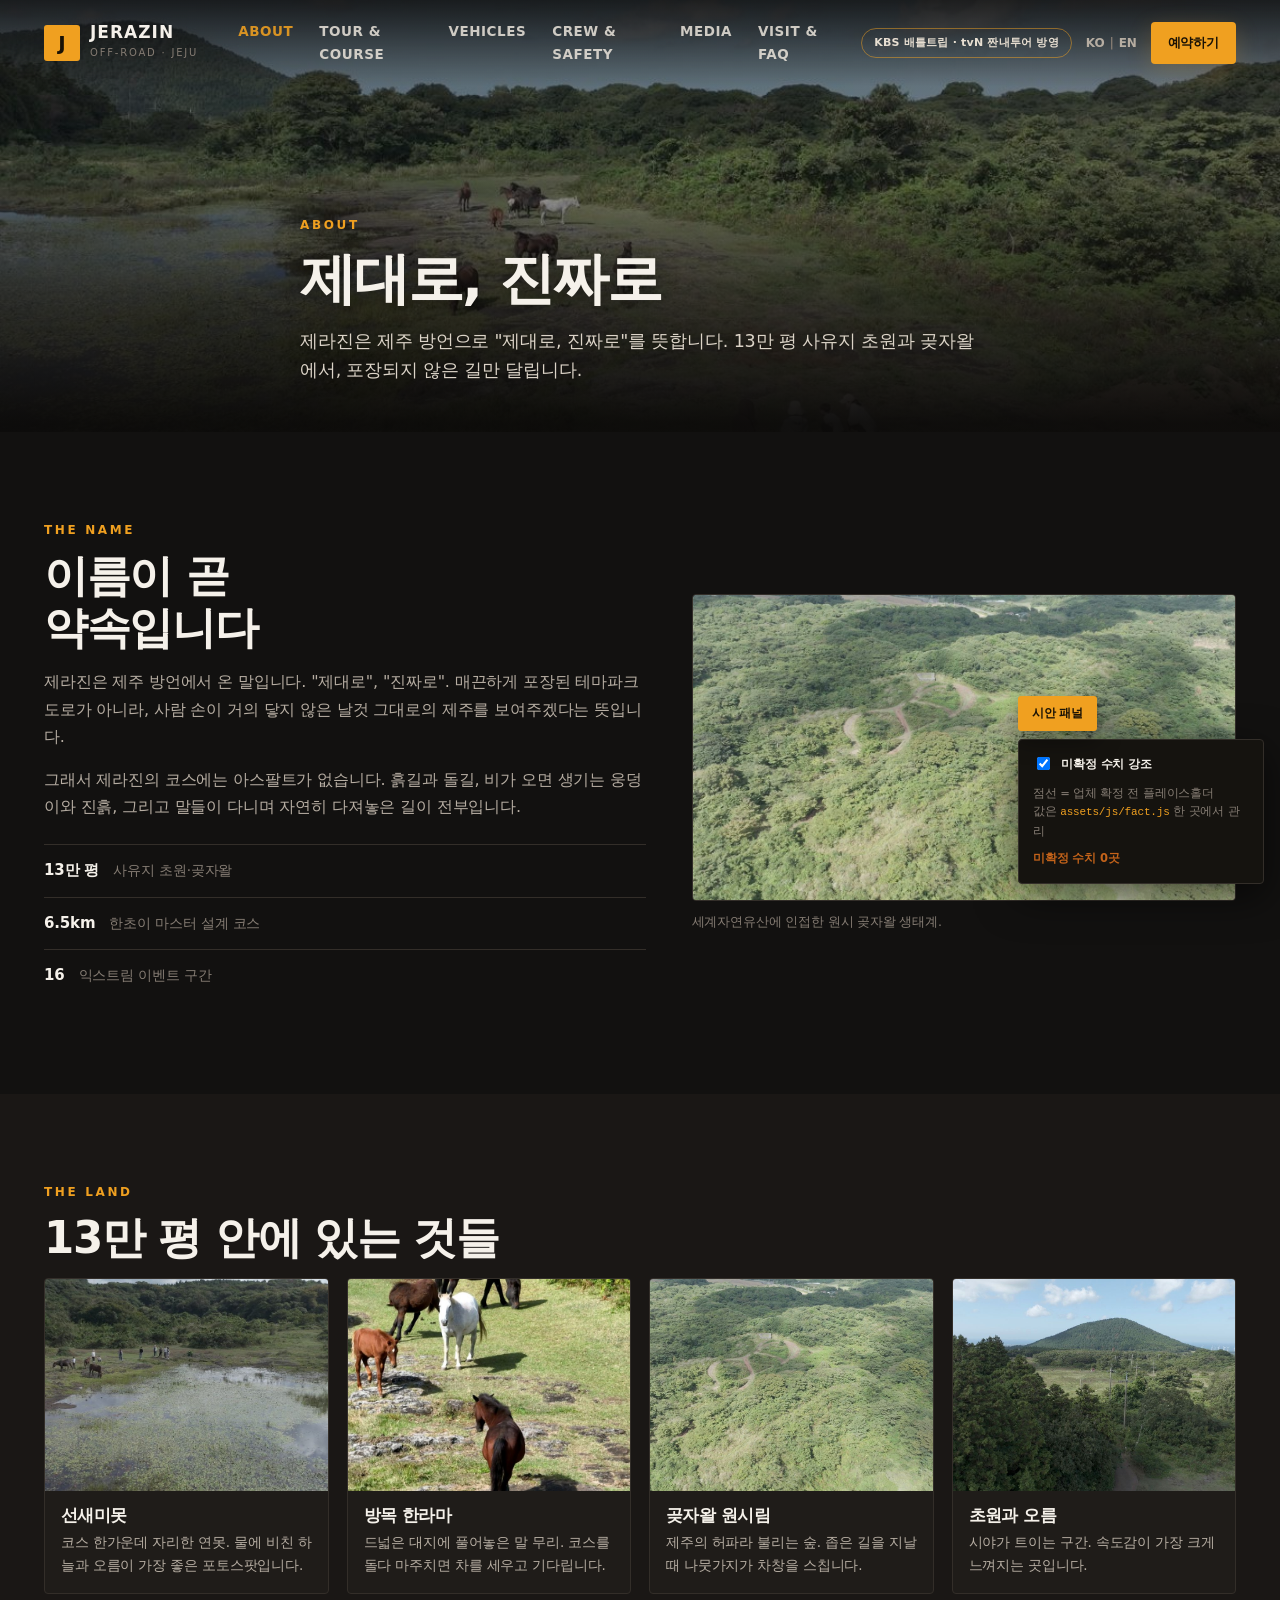
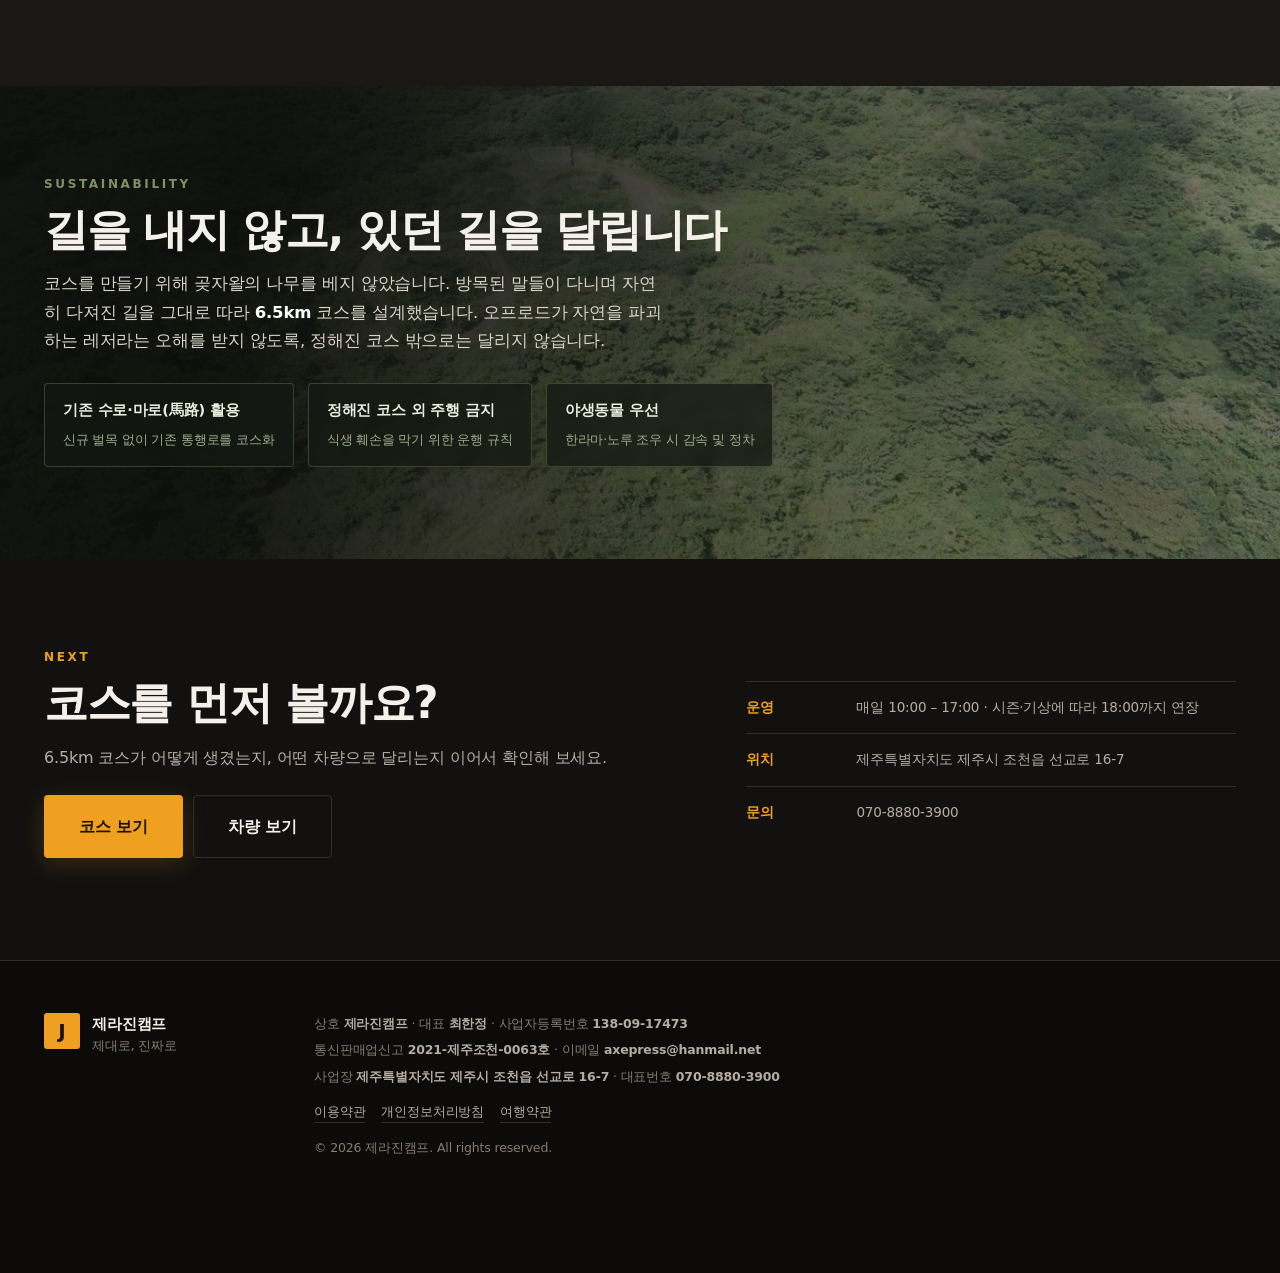
<file: about.html>
<!doctype html>
<html lang="ko">
<head>
<meta charset="utf-8">
<meta name="viewport" content="width=device-width, initial-scale=1, viewport-fit=cover">
<title>브랜드 소개 | 제라진 오프로드</title>
<meta name="description" content="제라진은 제주 방언으로 제대로, 진짜로. 13만 평 사유지 곶자왈과 초원.">
<link rel="canonical" href="https://jejugrapher.github.io/jejuoffroad/about.html">
<link rel="icon" href="assets/img/favicon-32.png" sizes="32x32">
<link rel="apple-touch-icon" href="assets/img/apple-touch-icon.png">
<meta name="theme-color" content="#121110">
<meta property="og:type" content="website">
<meta property="og:site_name" content="제라진 오프로드">
<meta property="og:title" content="브랜드 소개 | 제라진 오프로드">
<meta property="og:description" content="제라진은 제주 방언으로 제대로, 진짜로. 13만 평 사유지 곶자왈과 초원.">
<meta property="og:image" content="https://jejugrapher.github.io/jejuoffroad/assets/img/og-image.jpg">
<meta property="og:url" content="https://jejugrapher.github.io/jejuoffroad/about.html">
<meta name="twitter:card" content="summary_large_image">
<link rel="stylesheet" href="assets/css/style.css?v=20261020a">
</head>
<body class="sub" data-page="about">

<header class="hdr solid" id="hdr">
  <div class="hdr-in">
    <a class="logo" href="index.html">
      <span class="logo-mark">J</span>
      <span class="logo-txt"><b>JERAZIN</b><em>OFF-ROAD · JEJU</em></span>
    </a>
    <nav class="gnb" id="gnb">
      <a href="about.html" class="on">ABOUT</a>
      <a href="course.html">TOUR &amp; COURSE</a>
      <a href="vehicles.html">VEHICLES</a>
      <a href="crew.html">CREW &amp; SAFETY</a>
      <a href="media.html">MEDIA</a>
      <a href="visit.html">VISIT &amp; FAQ</a>
    </nav>
    <div class="hdr-right">
      <span class="badge-tv" data-fact="media.badge"></span>
      <a class="lang" href="#">KO<span>|</span>EN</a>
      <a class="btn btn-accent btn-sm" href="reserve.html">예약하기</a>
      <button class="burger" aria-label="메뉴 열기"><span></span><span></span><span></span></button>
    </div>
  </div>
</header>
<main>

<section class="ph-head">
  <div class="ph-head-media"><img src="assets/img/nature.jpg" alt=""><div class="vh-hero-scrim"></div></div>
  <div class="wrap ph-head-in">
    <p class="eyebrow">ABOUT</p>
    <h1 class="ph-title">제대로, 진짜로</h1>
    <p class="ph-lead">제라진은 제주 방언으로 "제대로, 진짜로"를 뜻합니다. 13만 평 사유지 초원과 곶자왈에서, 포장되지 않은 길만 달립니다.</p>
  </div>
</section>

<section class="vh-story">
  <div class="wrap vh-2col">
    <div>
      <p class="eyebrow">THE NAME</p>
      <h2 class="sec-title">이름이 곧<br>약속입니다</h2>
      <p class="vh-txt">제라진은 제주 방언에서 온 말입니다. "제대로", "진짜로". 매끈하게 포장된 테마파크 도로가 아니라,
        사람 손이 거의 닿지 않은 날것 그대로의 제주를 보여주겠다는 뜻입니다.</p>
      <p class="vh-txt">그래서 제라진의 코스에는 아스팔트가 없습니다. 흙길과 돌길, 비가 오면 생기는 웅덩이와 진흙,
        그리고 말들이 다니며 자연히 다져놓은 길이 전부입니다.</p>
      <ul class="vh-points">
        <li><b data-fact="scale.area"></b><span>사유지 초원·곶자왈</span></li>
        <li><b data-fact="scale.course"></b><span>한초이 마스터 설계 코스</span></li>
        <li><b data-fact="scale.events"></b><span>익스트림 이벤트 구간</span></li>
      </ul>
    </div>
    <figure class="vh-fig">
      <img src="assets/img/eco.jpg" alt="곶자왈 숲" loading="lazy">
      <figcaption>세계자연유산에 인접한 원시 곶자왈 생태계.</figcaption>
    </figure>
  </div>
</section>

<section class="vh-spec">
  <div class="wrap">
    <p class="eyebrow">THE LAND</p>
    <h2 class="sec-title">13만 평 안에 있는 것들</h2>
    <div class="abt-grid">
      <article><img src="assets/img/gallery3.jpg" alt="선새미못" loading="lazy">
        <h3 data-fact="scale.pond"></h3><p>코스 한가운데 자리한 연못. 물에 비친 하늘과 오름이 가장 좋은 포토스팟입니다.</p></article>
      <article><img src="assets/img/gallery2.jpg" alt="방목 한라마" loading="lazy">
        <h3>방목 한라마</h3><p>드넓은 대지에 풀어놓은 말 무리. 코스를 돌다 마주치면 차를 세우고 기다립니다.</p></article>
      <article><img src="assets/img/eco.jpg" alt="곶자왈" loading="lazy">
        <h3>곶자왈 원시림</h3><p>제주의 허파라 불리는 숲. 좁은 길을 지날 때 나뭇가지가 차창을 스칩니다.</p></article>
      <article><img src="assets/img/course.jpg" alt="초원" loading="lazy">
        <h3>초원과 오름</h3><p>시야가 트이는 구간. 속도감이 가장 크게 느껴지는 곳입니다.</p></article>
    </div>
  </div>
</section>

<section class="eco">
  <div class="eco-bg"><img src="assets/img/eco.jpg" alt="" loading="lazy"><div class="eco-scrim"></div></div>
  <div class="wrap eco-in">
    <p class="eyebrow">SUSTAINABILITY</p>
    <h2 class="sec-title">길을 내지 않고, 있던 길을 달립니다</h2>
    <p class="eco-txt">코스를 만들기 위해 곶자왈의 나무를 베지 않았습니다. 방목된 말들이 다니며 자연히 다져진 길을 그대로 따라
      <b data-fact="scale.course"></b> 코스를 설계했습니다. 오프로드가 자연을 파괴하는 레저라는 오해를 받지 않도록,
      정해진 코스 밖으로는 달리지 않습니다.</p>
    <ul class="eco-list">
      <li><b>기존 수로·마로(馬路) 활용</b><span>신규 벌목 없이 기존 통행로를 코스화</span></li>
      <li><b>정해진 코스 외 주행 금지</b><span>식생 훼손을 막기 위한 운행 규칙</span></li>
      <li><b>야생동물 우선</b><span>한라마·노루 조우 시 감속 및 정차</span></li>
    </ul>
  </div>
</section>

<section class="vh-book">
  <div class="wrap vh-book-in">
    <div>
      <p class="eyebrow">NEXT</p>
      <h2 class="sec-title">코스를 먼저 볼까요?</h2>
      <p class="vh-txt">6.5km 코스가 어떻게 생겼는지, 어떤 차량으로 달리는지 이어서 확인해 보세요.</p>
      <div class="vh-book-cta">
        <a class="btn btn-accent btn-lg" href="course.html">코스 보기</a>
        <a class="btn btn-line btn-lg" href="vehicles.html">차량 보기</a>
      </div>
    </div>
    <ul class="vh-check">
      <li><b>운영</b><span><span data-fact="brand.hours"></span> · <span data-fact="brand.hoursNote"></span></span></li>
      <li><b>위치</b><span data-fact="brand.addrRoad"></span></li>
      <li><b>문의</b><span data-fact="brand.tel"></span></li>
    </ul>
  </div>
</section>
</main>

<footer class="ftr">
  <div class="wrap ftr-in">
    <div class="ftr-brand">
      <span class="logo-mark">J</span>
      <p><b data-fact="brand.nameKo"></b><br><span data-fact="brand.tagline"></span></p>
    </div>
    <div class="ftr-biz">
      <p>상호 <b data-fact="brand.nameKo"></b> · 대표 <b data-fact="brand.ceo"></b> ·
         사업자등록번호 <b data-fact="brand.bizNo"></b></p>
      <p>통신판매업신고 <b data-fact="brand.mailOrderNo"></b> · 이메일 <b data-fact="brand.email"></b></p>
      <p>사업장 <b data-fact="brand.addrRoad"></b> · 대표번호 <b data-fact="brand.tel"></b></p>
      <p class="ftr-links"><a href="#">이용약관</a><a href="#">개인정보처리방침</a><a href="#">여행약관</a></p>
      <p class="copy">© 2026 제라진캠프. All rights reserved.</p>
    </div>
  </div>
</footer>

<div class="mbar">
  <a href="tel:07088803900"><span>📞</span>전화</a>
  <a href="visit.html"><span>📍</span>길찾기</a>
  <a class="mbar-main" href="reserve.html">예약하기</a>
</div>

<div class="proto" id="proto">
  <button class="proto-t" id="protoT" aria-expanded="true">시안 패널</button>
  <div class="proto-b" id="protoB">
    <label><input type="checkbox" id="phToggle" checked> 미확정 수치 강조</label>
    <p class="proto-n">점선 = 업체 확정 전 플레이스홀더<br>값은 <code>assets/js/fact.js</code> 한 곳에서 관리</p>
    <p class="proto-c" id="phCount"></p>
  </div>
</div>

<script src="assets/js/fact.js?v=20261020a"></script>
<script src="assets/js/main.js?v=20261020a"></script>
</body>
</html>
</file>
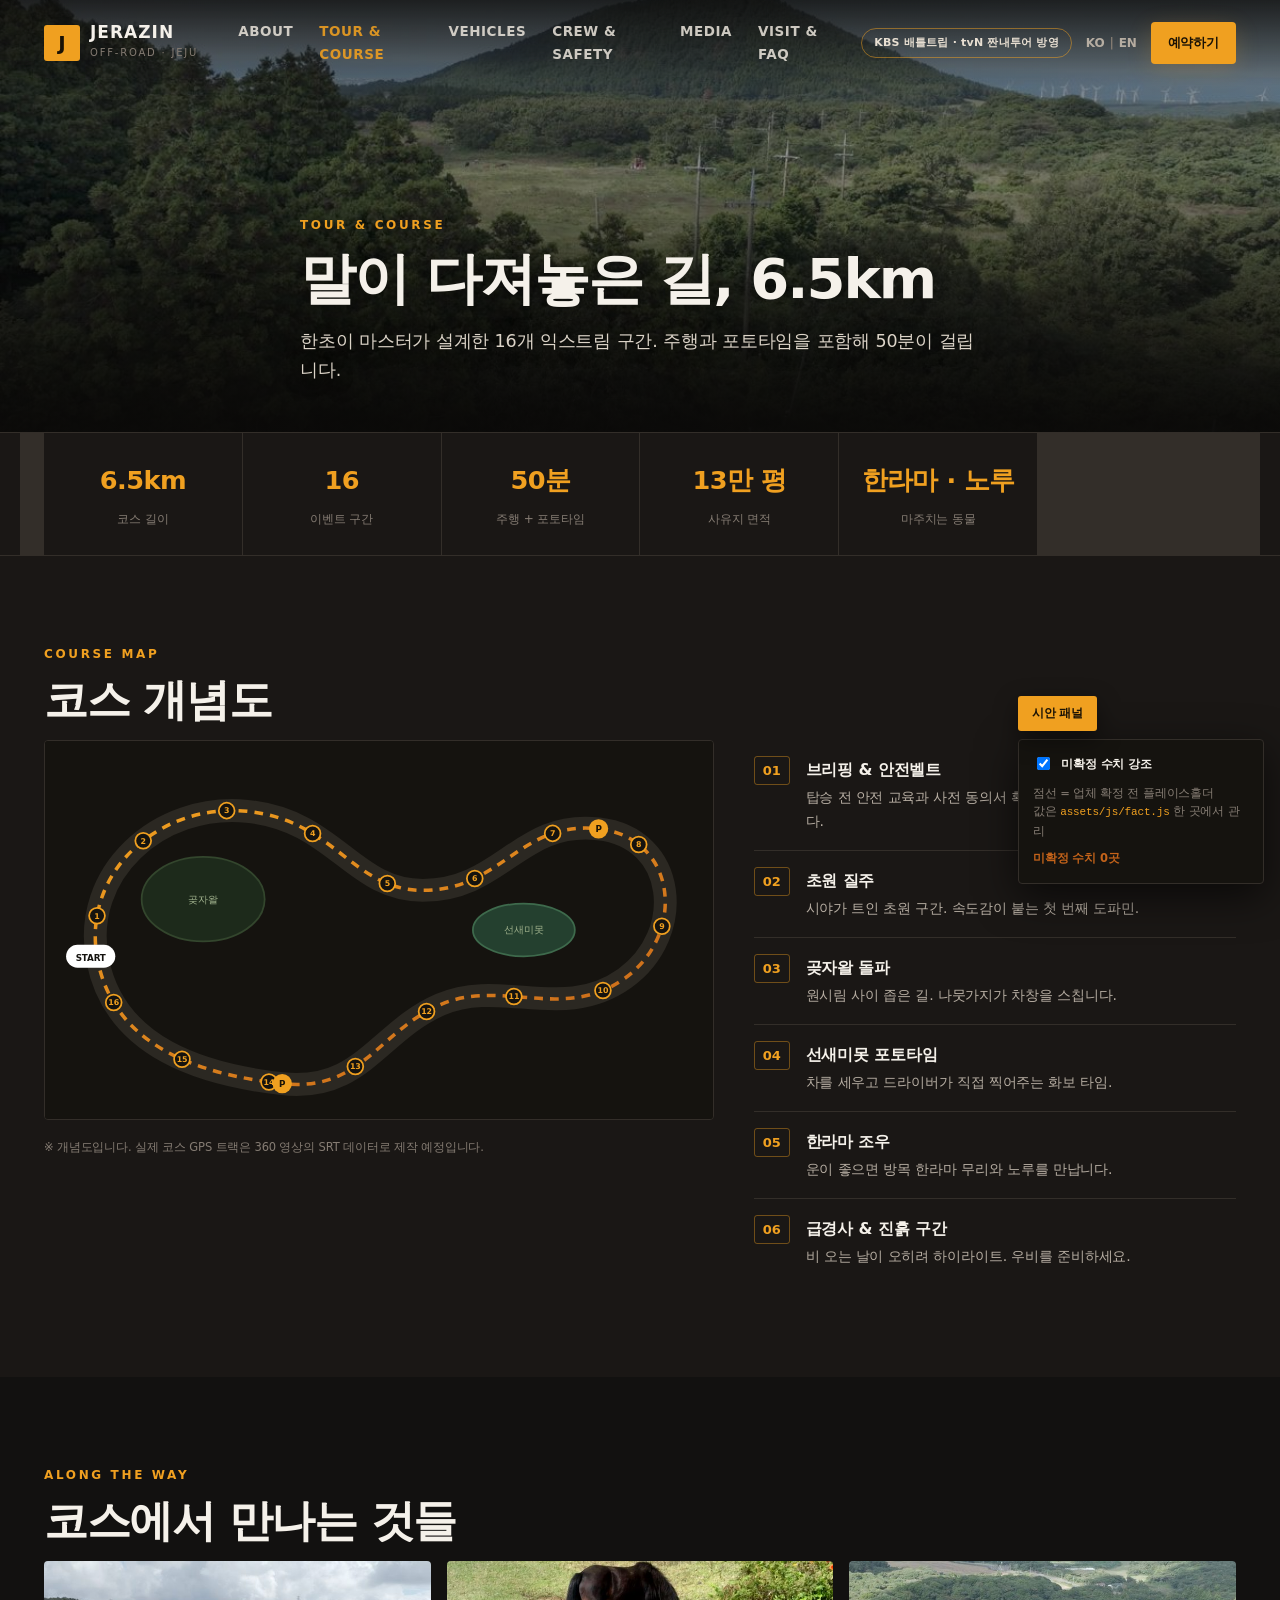
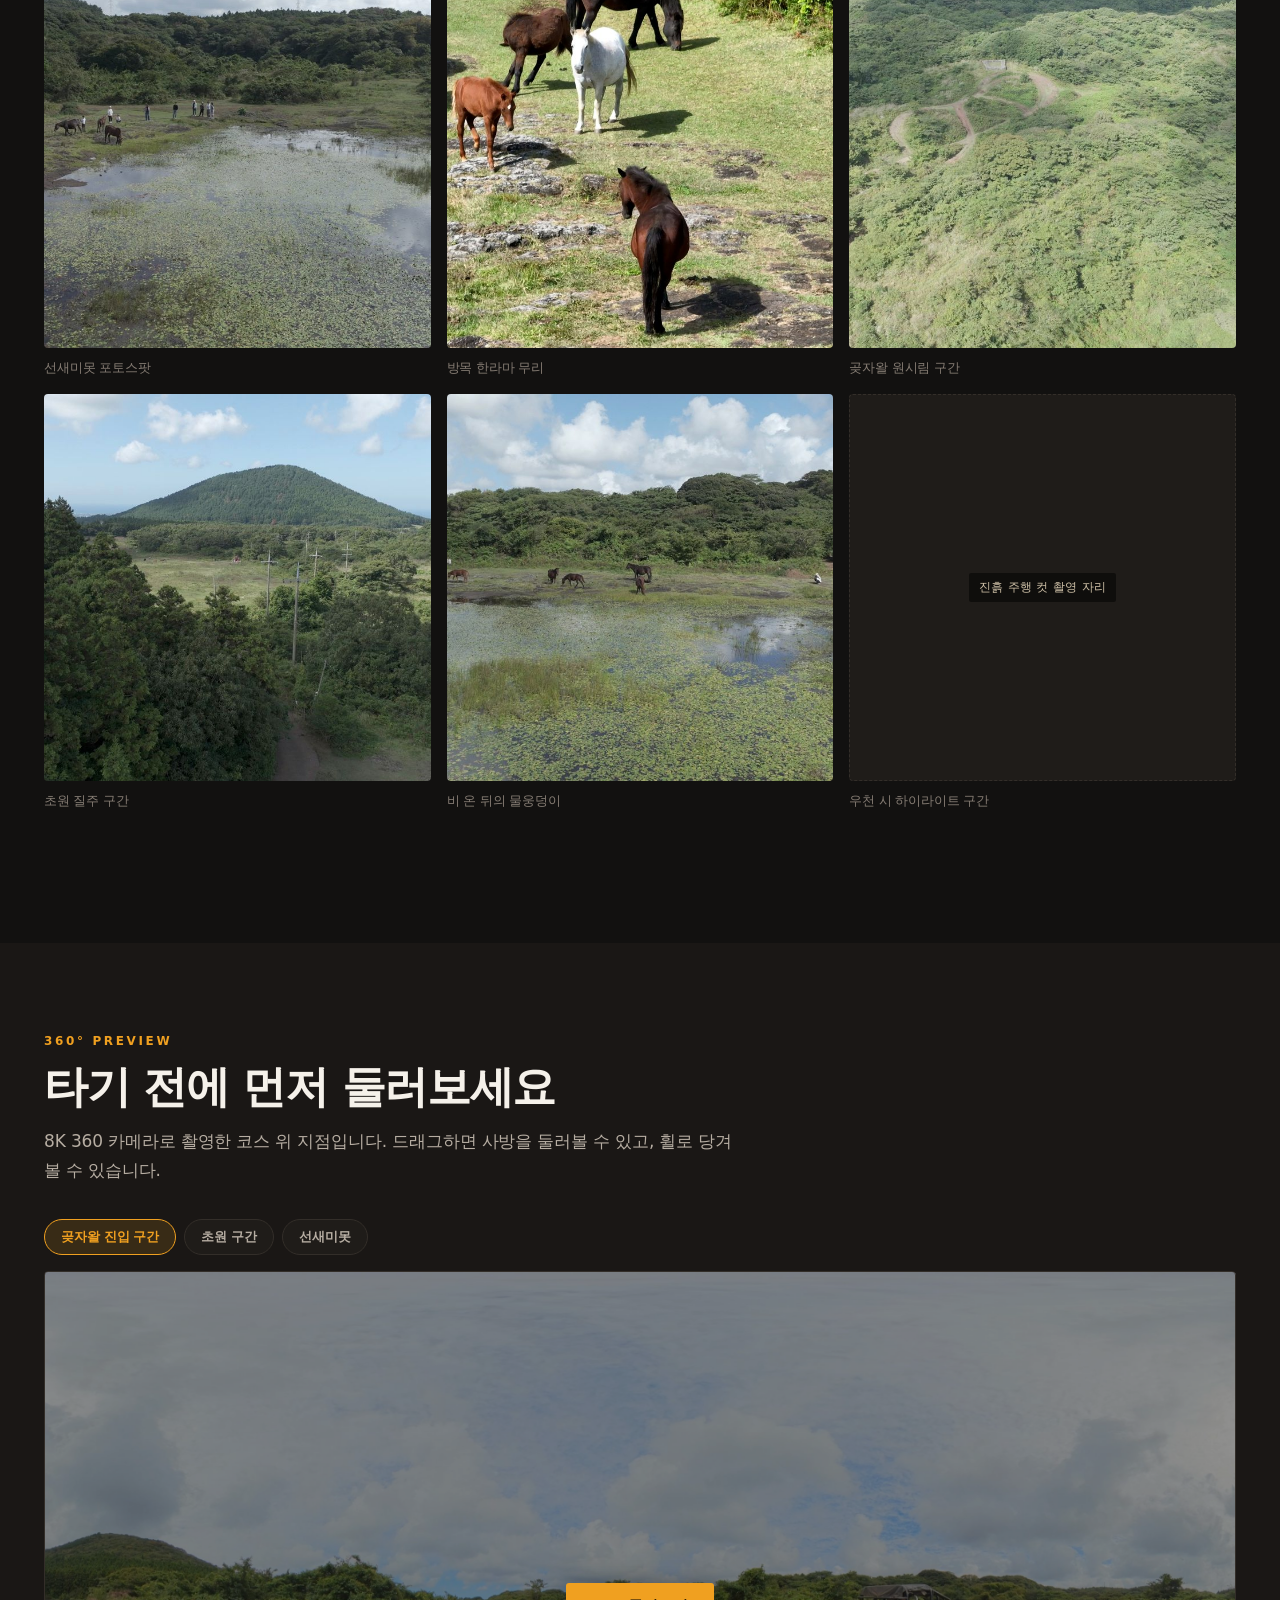
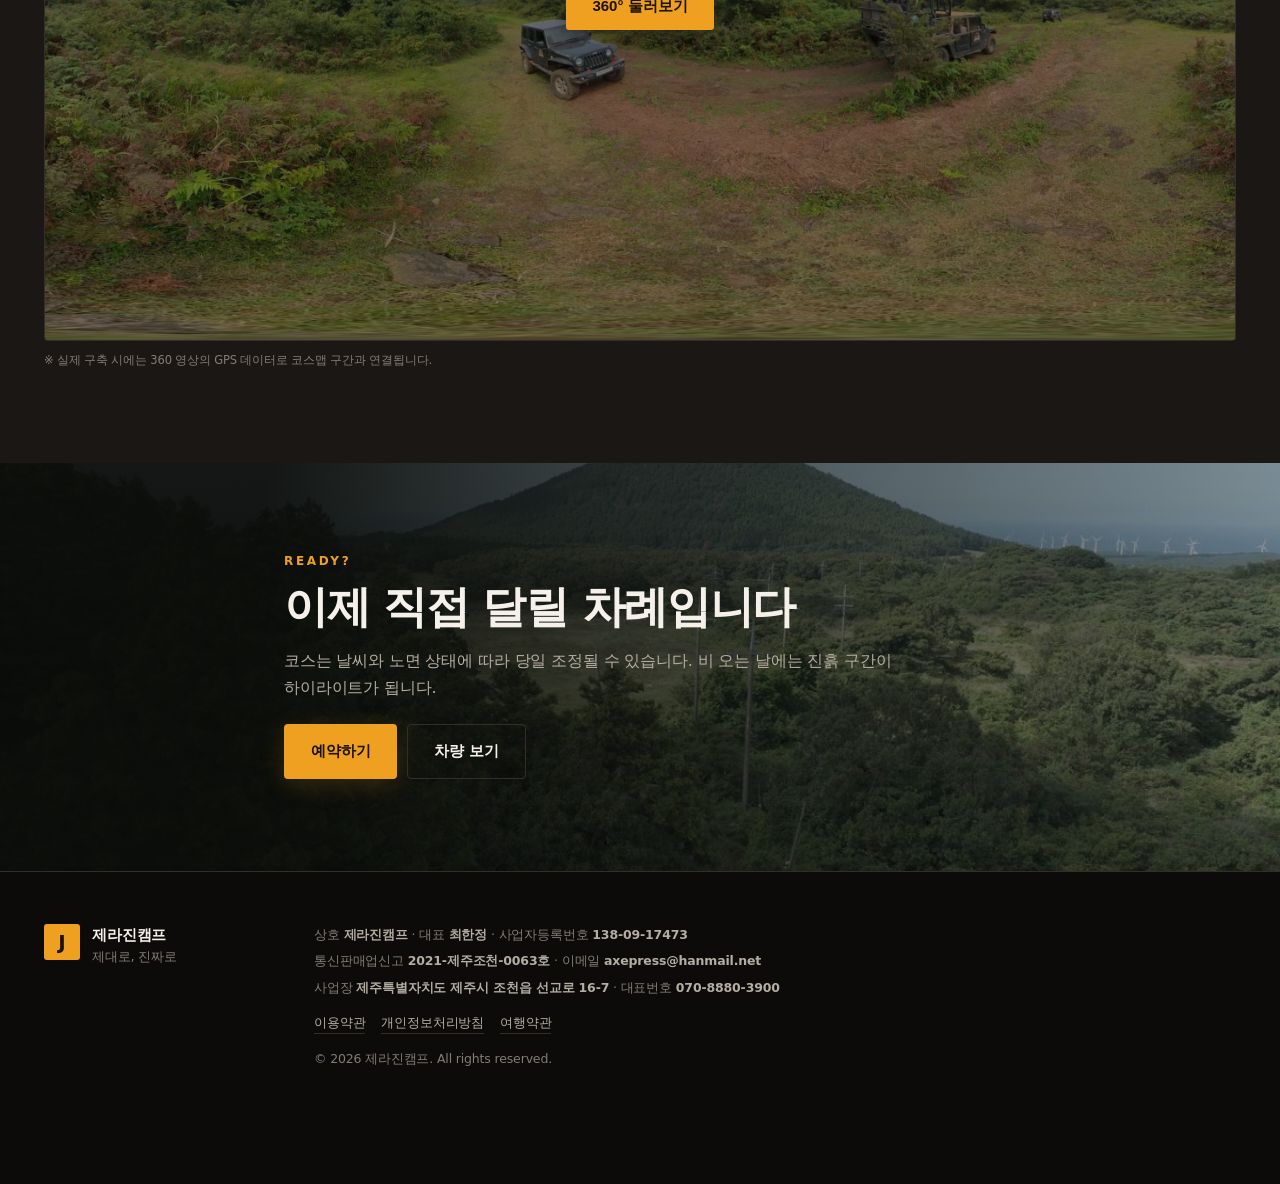
<file: course.html>
<!doctype html>
<html lang="ko">
<head>
<meta charset="utf-8">
<meta name="viewport" content="width=device-width, initial-scale=1, viewport-fit=cover">
<title>코스 | 제라진 오프로드</title>
<meta name="description" content="6.5km, 16개 익스트림 구간. 선새미못과 곶자왈을 지나는 50분.">
<link rel="canonical" href="https://jejugrapher.github.io/jejuoffroad/course.html">
<link rel="icon" href="assets/img/favicon-32.png" sizes="32x32">
<link rel="apple-touch-icon" href="assets/img/apple-touch-icon.png">
<meta name="theme-color" content="#121110">
<meta property="og:type" content="website">
<meta property="og:site_name" content="제라진 오프로드">
<meta property="og:title" content="코스 | 제라진 오프로드">
<meta property="og:description" content="6.5km, 16개 익스트림 구간. 선새미못과 곶자왈을 지나는 50분.">
<meta property="og:image" content="https://jejugrapher.github.io/jejuoffroad/assets/img/og-image.jpg">
<meta property="og:url" content="https://jejugrapher.github.io/jejuoffroad/course.html">
<meta name="twitter:card" content="summary_large_image">
<link rel="stylesheet" href="assets/css/style.css?v=20261020a">
</head>
<body class="sub" data-page="course">

<header class="hdr solid" id="hdr">
  <div class="hdr-in">
    <a class="logo" href="index.html">
      <span class="logo-mark">J</span>
      <span class="logo-txt"><b>JERAZIN</b><em>OFF-ROAD · JEJU</em></span>
    </a>
    <nav class="gnb" id="gnb">
      <a href="about.html">ABOUT</a>
      <a href="course.html" class="on">TOUR &amp; COURSE</a>
      <a href="vehicles.html">VEHICLES</a>
      <a href="crew.html">CREW &amp; SAFETY</a>
      <a href="media.html">MEDIA</a>
      <a href="visit.html">VISIT &amp; FAQ</a>
    </nav>
    <div class="hdr-right">
      <span class="badge-tv" data-fact="media.badge"></span>
      <a class="lang" href="#">KO<span>|</span>EN</a>
      <a class="btn btn-accent btn-sm" href="reserve.html">예약하기</a>
      <button class="burger" aria-label="메뉴 열기"><span></span><span></span><span></span></button>
    </div>
  </div>
</header>
<main>

<section class="ph-head">
  <div class="ph-head-media"><img src="assets/img/course.jpg" alt=""><div class="vh-hero-scrim"></div></div>
  <div class="wrap ph-head-in">
    <p class="eyebrow">TOUR &amp; COURSE</p>
    <h1 class="ph-title">말이 다져놓은 길, 6.5km</h1>
    <p class="ph-lead">한초이 마스터가 설계한 16개 익스트림 구간. 주행과 포토타임을 포함해 50분이 걸립니다.</p>
  </div>
</section>

<section class="factbar">
  <div class="wrap factbar-in">
    <div class="fb"><b data-fact="scale.course"></b><span>코스 길이</span></div>
    <div class="fb"><b data-fact="scale.events"></b><span>이벤트 구간</span></div>
    <div class="fb"><b data-fact="scale.duration"></b><span>주행 + 포토타임</span></div>
    <div class="fb"><b data-fact="scale.area"></b><span>사유지 면적</span></div>
    <div class="fb"><b data-fact="scale.wildlife"></b><span>마주치는 동물</span></div>
  </div>
</section>

<section class="course">
  <div class="wrap">
    <p class="eyebrow">COURSE MAP</p>
    <h2 class="sec-title">코스 개념도</h2>
    <div class="course-grid">
      <div class="course-map">
        <svg viewBox="0 0 760 430" role="img" aria-label="6.5km 오프로드 코스 개념도">
          <defs><linearGradient id="gTrack" x1="0" y1="0" x2="1" y2="1">
            <stop offset="0" stop-color="#F0A020"/><stop offset="1" stop-color="#C4631A"/></linearGradient></defs>
          <rect x="0" y="0" width="760" height="430" fill="#15130F"/>
          <path d="M60,250 C40,150 130,70 230,80 C330,90 350,170 430,170 C520,170 540,90 630,100
                   C720,110 730,220 660,270 C590,320 520,270 450,300 C380,330 360,400 270,390
                   C180,380 80,350 60,250 Z" fill="none" stroke="#2B2822" stroke-width="26" stroke-linecap="round"/>
          <path id="track" d="M60,250 C40,150 130,70 230,80 C330,90 350,170 430,170 C520,170 540,90 630,100
                   C720,110 730,220 660,270 C590,320 520,270 450,300 C380,330 360,400 270,390
                   C180,380 80,350 60,250 Z" fill="none" stroke="url(#gTrack)" stroke-width="4" stroke-dasharray="10 8"/>
          <ellipse cx="545" cy="215" rx="58" ry="30" fill="#24402F" stroke="#3E6A4C" stroke-width="2"/>
          <text x="545" y="219" class="svg-lbl" text-anchor="middle">선새미못</text>
          <ellipse cx="180" cy="180" rx="70" ry="48" fill="#1D2A1B" stroke="#33462D" stroke-width="2"/>
          <text x="180" y="184" class="svg-lbl" text-anchor="middle">곶자왈</text>
          <g id="pins"></g>
          <g class="spot"><circle cx="630" cy="100" r="11"/><text x="630" y="104">P</text></g>
          <g class="spot"><circle cx="270" cy="390" r="11"/><text x="270" y="394">P</text></g>
          <g class="start"><rect x="24" y="232" width="56" height="26" rx="13"/><text x="52" y="250">START</text></g>
        </svg>
        <p class="map-note">※ 개념도입니다. 실제 코스 GPS 트랙은 360 영상의 SRT 데이터로 제작 예정입니다.</p>
      </div>
      <ul class="course-steps">
        <li><span class="no">01</span><div><b>브리핑 &amp; 안전벨트</b><p>탑승 전 안전 교육과 사전 동의서 확인. 화장실은 여기서 마지막입니다.</p></div></li>
        <li><span class="no">02</span><div><b>초원 질주</b><p>시야가 트인 초원 구간. 속도감이 붙는 첫 번째 도파민.</p></div></li>
        <li><span class="no">03</span><div><b>곶자왈 돌파</b><p>원시림 사이 좁은 길. 나뭇가지가 차창을 스칩니다.</p></div></li>
        <li><span class="no">04</span><div><b>선새미못 포토타임</b><p>차를 세우고 드라이버가 직접 찍어주는 화보 타임.</p></div></li>
        <li><span class="no">05</span><div><b>한라마 조우</b><p>운이 좋으면 방목 한라마 무리와 노루를 만납니다.</p></div></li>
        <li><span class="no">06</span><div><b>급경사 &amp; 진흙 구간</b><p>비 오는 날이 오히려 하이라이트. 우비를 준비하세요.</p></div></li>
      </ul>
    </div>
  </div>
</section>

<section class="vh-gal">
  <div class="wrap">
    <p class="eyebrow">ALONG THE WAY</p>
    <h2 class="sec-title">코스에서 만나는 것들</h2>
    <div class="vh-gal-grid">
      <figure><img src="assets/img/gallery3.jpg" alt="선새미못" loading="lazy"><figcaption>선새미못 포토스팟</figcaption></figure>
      <figure><img src="assets/img/gallery2.jpg" alt="한라마" loading="lazy"><figcaption>방목 한라마 무리</figcaption></figure>
      <figure><img src="assets/img/eco.jpg" alt="곶자왈" loading="lazy"><figcaption>곶자왈 원시림 구간</figcaption></figure>
      <figure><img src="assets/img/course.jpg" alt="초원" loading="lazy"><figcaption>초원 질주 구간</figcaption></figure>
      <figure><img src="assets/img/gallery4.jpg" alt="연못" loading="lazy"><figcaption>비 온 뒤의 물웅덩이</figcaption></figure>
      <figure><div class="vh-shot-todo"><span class="m-ph">진흙 주행 컷 촬영 자리</span></div><figcaption>우천 시 하이라이트 구간</figcaption></figure>
    </div>
  </div>
</section>

<section class="pano-sec" id="pano360">
  <div class="wrap">
    <p class="eyebrow">360&deg; PREVIEW</p>
    <h2 class="sec-title">타기 전에 먼저 둘러보세요</h2>
    <p class="sec-sub">8K 360 카메라로 촬영한 코스 위 지점입니다. 드래그하면 사방을 둘러볼 수 있고, 휠로 당겨볼 수 있습니다.</p>
    <div class="pano-tabs">
      <button class="pano-tab on" data-src="assets/img/pano-course1.jpg">곶자왈 진입 구간</button>
      <button class="pano-tab" data-src="assets/img/pano-course2.jpg">초원 구간</button>
      <button class="pano-tab" data-src="assets/img/pano-pond.jpg">선새미못</button>
    </div>
    <div class="pano" id="pano" data-src="assets/img/pano-course1.jpg"
         style="background-image:url('assets/img/pano-course1.jpg')">
      <button class="pano-start">360&deg; 둘러보기</button>
    </div>
    <p class="map-note">※ 실제 구축 시에는 360 영상의 GPS 데이터로 코스맵 구간과 연결됩니다.</p>
  </div>
</section>

<section class="vh-course">
  <div class="vh-course-bg"><img src="assets/img/course.jpg" alt="" loading="lazy"><div class="eco-scrim"></div></div>
  <div class="wrap vh-course-in">
    <p class="eyebrow">READY?</p>
    <h2 class="sec-title">이제 직접 달릴 차례입니다</h2>
    <p class="vh-txt">코스는 날씨와 노면 상태에 따라 당일 조정될 수 있습니다. 비 오는 날에는 진흙 구간이 하이라이트가 됩니다.</p>
    <div class="vh-course-cta">
      <a class="btn btn-accent" href="reserve.html">예약하기</a>
      <a class="btn btn-line" href="vehicles.html">차량 보기</a>
    </div>
  </div>
</section>
</main>

<footer class="ftr">
  <div class="wrap ftr-in">
    <div class="ftr-brand">
      <span class="logo-mark">J</span>
      <p><b data-fact="brand.nameKo"></b><br><span data-fact="brand.tagline"></span></p>
    </div>
    <div class="ftr-biz">
      <p>상호 <b data-fact="brand.nameKo"></b> · 대표 <b data-fact="brand.ceo"></b> ·
         사업자등록번호 <b data-fact="brand.bizNo"></b></p>
      <p>통신판매업신고 <b data-fact="brand.mailOrderNo"></b> · 이메일 <b data-fact="brand.email"></b></p>
      <p>사업장 <b data-fact="brand.addrRoad"></b> · 대표번호 <b data-fact="brand.tel"></b></p>
      <p class="ftr-links"><a href="#">이용약관</a><a href="#">개인정보처리방침</a><a href="#">여행약관</a></p>
      <p class="copy">© 2026 제라진캠프. All rights reserved.</p>
    </div>
  </div>
</footer>

<div class="mbar">
  <a href="tel:07088803900"><span>📞</span>전화</a>
  <a href="visit.html"><span>📍</span>길찾기</a>
  <a class="mbar-main" href="reserve.html">예약하기</a>
</div>

<div class="proto" id="proto">
  <button class="proto-t" id="protoT" aria-expanded="true">시안 패널</button>
  <div class="proto-b" id="protoB">
    <label><input type="checkbox" id="phToggle" checked> 미확정 수치 강조</label>
    <p class="proto-n">점선 = 업체 확정 전 플레이스홀더<br>값은 <code>assets/js/fact.js</code> 한 곳에서 관리</p>
    <p class="proto-c" id="phCount"></p>
  </div>
</div>

<script src="assets/js/fact.js?v=20261020a"></script>
<script src="assets/js/main.js?v=20261020a"></script>
<script src="assets/js/pano.js?v=20261020a"></script>
</body>
</html>
</file>
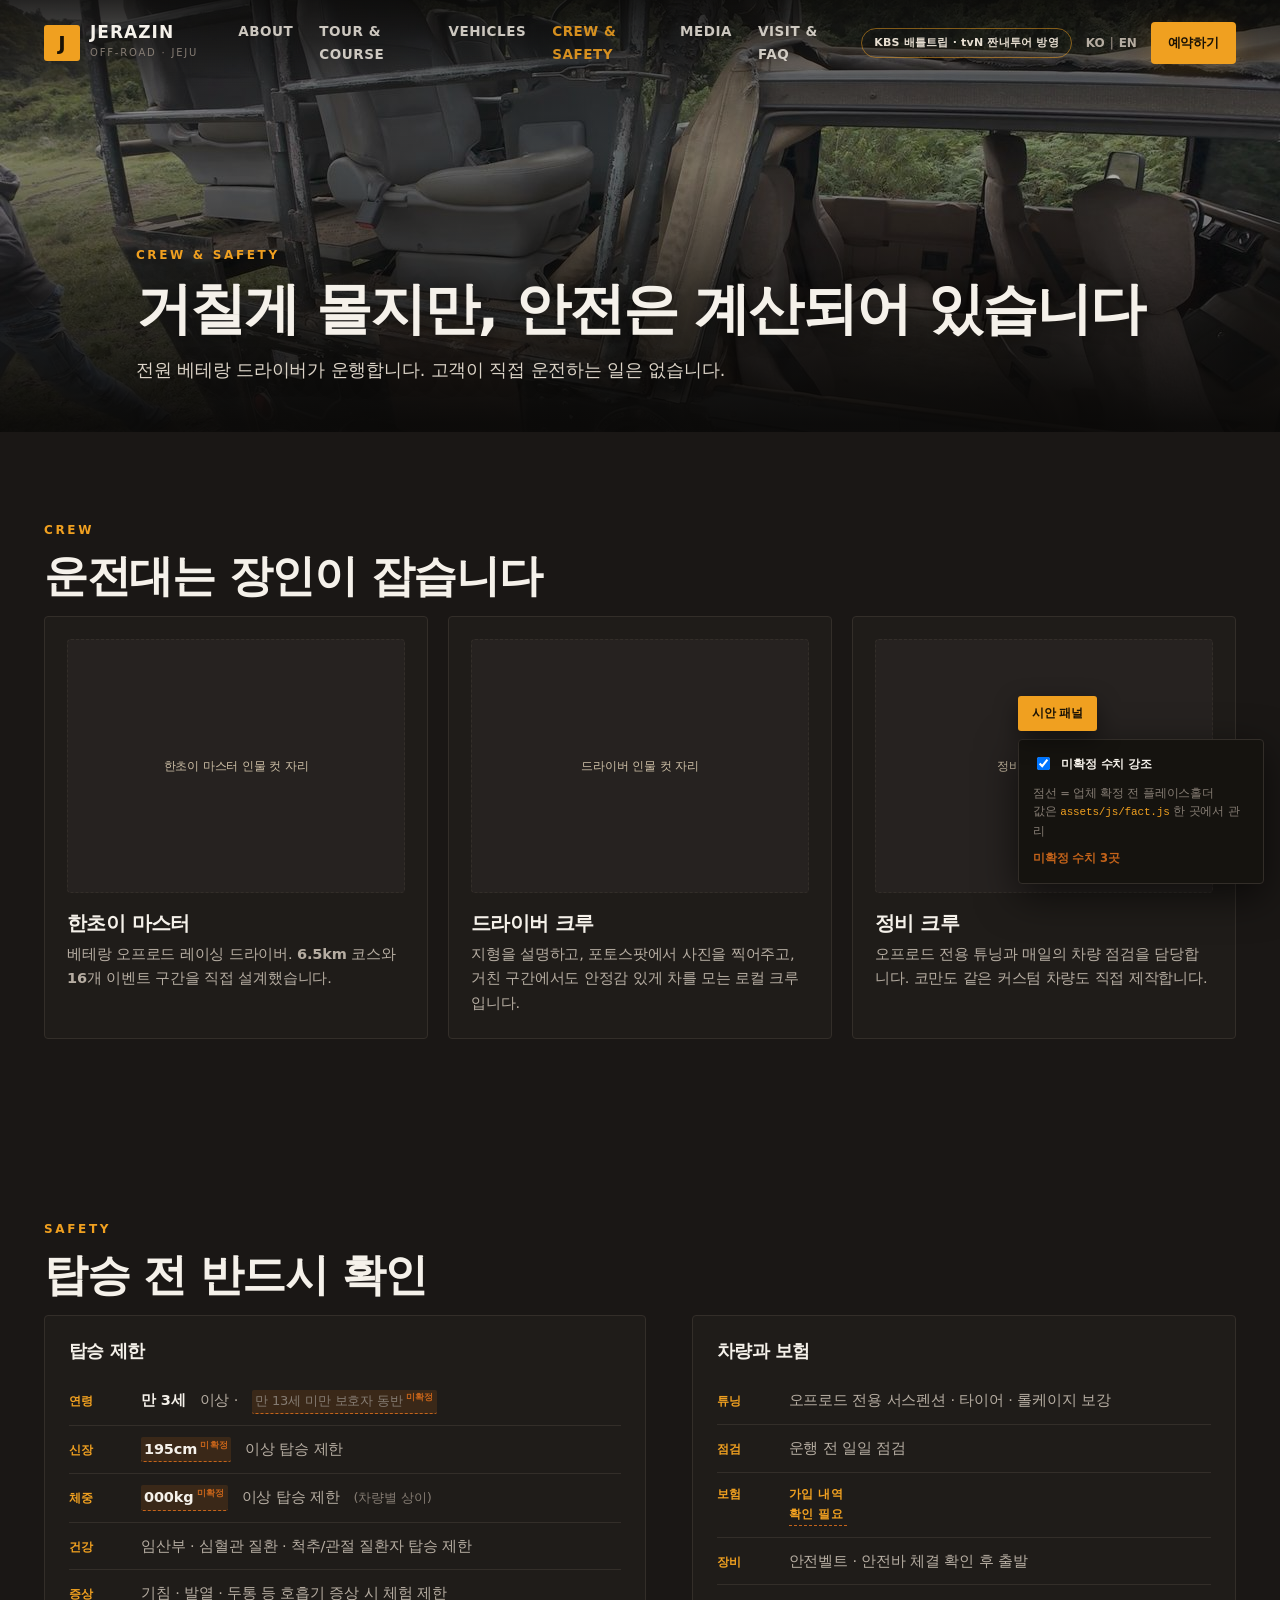
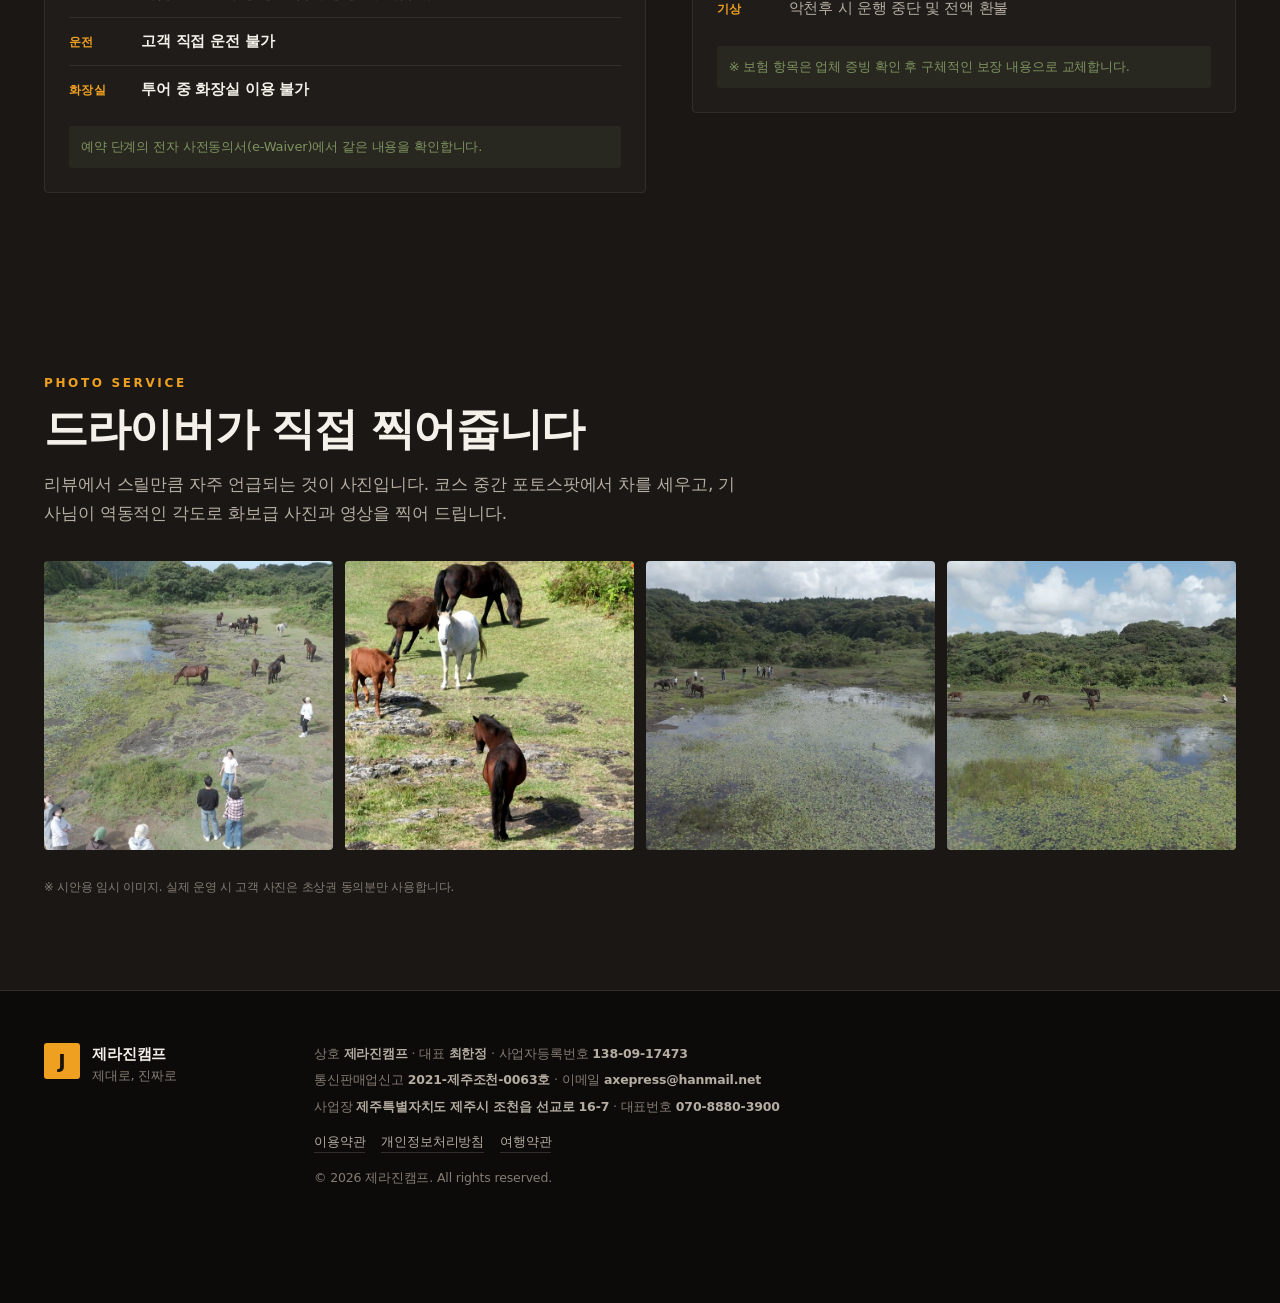
<file: crew.html>
<!doctype html>
<html lang="ko">
<head>
<meta charset="utf-8">
<meta name="viewport" content="width=device-width, initial-scale=1, viewport-fit=cover">
<title>크루와 안전 | 제라진 오프로드</title>
<meta name="description" content="베테랑 드라이버와 탑승 제한 규정.">
<link rel="canonical" href="https://jejugrapher.github.io/jejuoffroad/crew.html">
<link rel="icon" href="assets/img/favicon-32.png" sizes="32x32">
<link rel="apple-touch-icon" href="assets/img/apple-touch-icon.png">
<meta name="theme-color" content="#121110">
<meta property="og:type" content="website">
<meta property="og:site_name" content="제라진 오프로드">
<meta property="og:title" content="크루와 안전 | 제라진 오프로드">
<meta property="og:description" content="베테랑 드라이버와 탑승 제한 규정.">
<meta property="og:image" content="https://jejugrapher.github.io/jejuoffroad/assets/img/og-image.jpg">
<meta property="og:url" content="https://jejugrapher.github.io/jejuoffroad/crew.html">
<meta name="twitter:card" content="summary_large_image">
<link rel="stylesheet" href="assets/css/style.css?v=20261020a">
</head>
<body class="sub" data-page="crew">

<header class="hdr solid" id="hdr">
  <div class="hdr-in">
    <a class="logo" href="index.html">
      <span class="logo-mark">J</span>
      <span class="logo-txt"><b>JERAZIN</b><em>OFF-ROAD · JEJU</em></span>
    </a>
    <nav class="gnb" id="gnb">
      <a href="about.html">ABOUT</a>
      <a href="course.html">TOUR &amp; COURSE</a>
      <a href="vehicles.html">VEHICLES</a>
      <a href="crew.html" class="on">CREW &amp; SAFETY</a>
      <a href="media.html">MEDIA</a>
      <a href="visit.html">VISIT &amp; FAQ</a>
    </nav>
    <div class="hdr-right">
      <span class="badge-tv" data-fact="media.badge"></span>
      <a class="lang" href="#">KO<span>|</span>EN</a>
      <a class="btn btn-accent btn-sm" href="reserve.html">예약하기</a>
      <button class="burger" aria-label="메뉴 열기"><span></span><span></span><span></span></button>
    </div>
  </div>
</header>
<main>

<section class="ph-head">
  <div class="ph-head-media"><img src="assets/img/h1-side.jpg" alt=""><div class="vh-hero-scrim"></div></div>
  <div class="wrap ph-head-in">
    <p class="eyebrow">CREW &amp; SAFETY</p>
    <h1 class="ph-title">거칠게 몰지만, 안전은 계산되어 있습니다</h1>
    <p class="ph-lead">전원 베테랑 드라이버가 운행합니다. 고객이 직접 운전하는 일은 없습니다.</p>
  </div>
</section>

<section class="crew">
  <div class="wrap">
    <p class="eyebrow">CREW</p>
    <h2 class="sec-title">운전대는 장인이 잡습니다</h2>
    <div class="crew-grid-3">
      <div class="crew-card">
        <div class="crew-ph">한초이 마스터 인물 컷 자리</div>
        <h3>한초이 마스터</h3>
        <p>베테랑 오프로드 레이싱 드라이버. <b data-fact="scale.course"></b> 코스와
          <b data-fact="scale.events"></b>개 이벤트 구간을 직접 설계했습니다.</p>
      </div>
      <div class="crew-card">
        <div class="crew-ph">드라이버 인물 컷 자리</div>
        <h3>드라이버 크루</h3>
        <p>지형을 설명하고, 포토스팟에서 사진을 찍어주고, 거친 구간에서도 안정감 있게 차를 모는 로컬 크루입니다.</p>
      </div>
      <div class="crew-card">
        <div class="crew-ph">정비 크루 컷 자리</div>
        <h3>정비 크루</h3>
        <p>오프로드 전용 튜닝과 매일의 차량 점검을 담당합니다. 코만도 같은 커스텀 차량도 직접 제작합니다.</p>
      </div>
    </div>
  </div>
</section>

<section class="vh-spec">
  <div class="wrap">
    <p class="eyebrow">SAFETY</p>
    <h2 class="sec-title">탑승 전 반드시 확인</h2>
    <div class="vh-2col vh-2col-t">
      <div class="safety">
        <h3>탑승 제한</h3>
        <ul class="rules">
          <li><span>연령</span><b data-fact="rules.ageMin"></b> 이상 · <i data-fact="rules.guardian"></i></li>
          <li><span>신장</span><b data-fact="rules.heightMax"></b> 이상 탑승 제한</li>
          <li><span>체중</span><b data-fact="rules.weightMax"></b> 이상 탑승 제한 <i>(차량별 상이)</i></li>
          <li><span>건강</span>임산부 · 심혈관 질환 · 척추/관절 질환자 탑승 제한</li>
          <li><span>증상</span>기침 · 발열 · 두통 등 호흡기 증상 시 체험 제한</li>
          <li><span>운전</span><b data-fact="rules.driveSelf"></b></li>
          <li><span>화장실</span><b data-fact="rules.restroom"></b></li>
        </ul>
        <p class="waiver">예약 단계의 전자 사전동의서(e-Waiver)에서 같은 내용을 확인합니다.</p>
      </div>
      <div class="safety">
        <h3>차량과 보험</h3>
        <ul class="rules">
          <li><span>튜닝</span>오프로드 전용 서스펜션 · 타이어 · 롤케이지 보강</li>
          <li><span>점검</span>운행 전 일일 점검</li>
          <li><span>보험</span><span class="ph-manual" title="보험 가입 내역 확인 필요">가입 내역 확인 필요</span></li>
          <li><span>장비</span>안전벨트 · 안전바 체결 확인 후 출발</li>
          <li><span>기상</span>악천후 시 운행 중단 및 전액 환불</li>
        </ul>
        <p class="waiver">※ 보험 항목은 업체 증빙 확인 후 구체적인 보장 내용으로 교체합니다.</p>
      </div>
    </div>
  </div>
</section>

<section class="photos">
  <div class="wrap">
    <p class="eyebrow">PHOTO SERVICE</p>
    <h2 class="sec-title">드라이버가 직접 찍어줍니다</h2>
    <p class="sec-sub">리뷰에서 스릴만큼 자주 언급되는 것이 사진입니다. 코스 중간 포토스팟에서 차를 세우고,
      기사님이 역동적인 각도로 화보급 사진과 영상을 찍어 드립니다.</p>
    <div class="gal">
      <figure><img src="assets/img/gallery1.jpg" alt="" loading="lazy"></figure>
      <figure><img src="assets/img/gallery2.jpg" alt="" loading="lazy"></figure>
      <figure><img src="assets/img/gallery3.jpg" alt="" loading="lazy"></figure>
      <figure><img src="assets/img/gallery4.jpg" alt="" loading="lazy"></figure>
    </div>
    <p class="img-note">※ 시안용 임시 이미지. 실제 운영 시 고객 사진은 초상권 동의분만 사용합니다.</p>
  </div>
</section>
</main>

<footer class="ftr">
  <div class="wrap ftr-in">
    <div class="ftr-brand">
      <span class="logo-mark">J</span>
      <p><b data-fact="brand.nameKo"></b><br><span data-fact="brand.tagline"></span></p>
    </div>
    <div class="ftr-biz">
      <p>상호 <b data-fact="brand.nameKo"></b> · 대표 <b data-fact="brand.ceo"></b> ·
         사업자등록번호 <b data-fact="brand.bizNo"></b></p>
      <p>통신판매업신고 <b data-fact="brand.mailOrderNo"></b> · 이메일 <b data-fact="brand.email"></b></p>
      <p>사업장 <b data-fact="brand.addrRoad"></b> · 대표번호 <b data-fact="brand.tel"></b></p>
      <p class="ftr-links"><a href="#">이용약관</a><a href="#">개인정보처리방침</a><a href="#">여행약관</a></p>
      <p class="copy">© 2026 제라진캠프. All rights reserved.</p>
    </div>
  </div>
</footer>

<div class="mbar">
  <a href="tel:07088803900"><span>📞</span>전화</a>
  <a href="visit.html"><span>📍</span>길찾기</a>
  <a class="mbar-main" href="reserve.html">예약하기</a>
</div>

<div class="proto" id="proto">
  <button class="proto-t" id="protoT" aria-expanded="true">시안 패널</button>
  <div class="proto-b" id="protoB">
    <label><input type="checkbox" id="phToggle" checked> 미확정 수치 강조</label>
    <p class="proto-n">점선 = 업체 확정 전 플레이스홀더<br>값은 <code>assets/js/fact.js</code> 한 곳에서 관리</p>
    <p class="proto-c" id="phCount"></p>
  </div>
</div>

<script src="assets/js/fact.js?v=20261020a"></script>
<script src="assets/js/main.js?v=20261020a"></script>
</body>
</html>
</file>
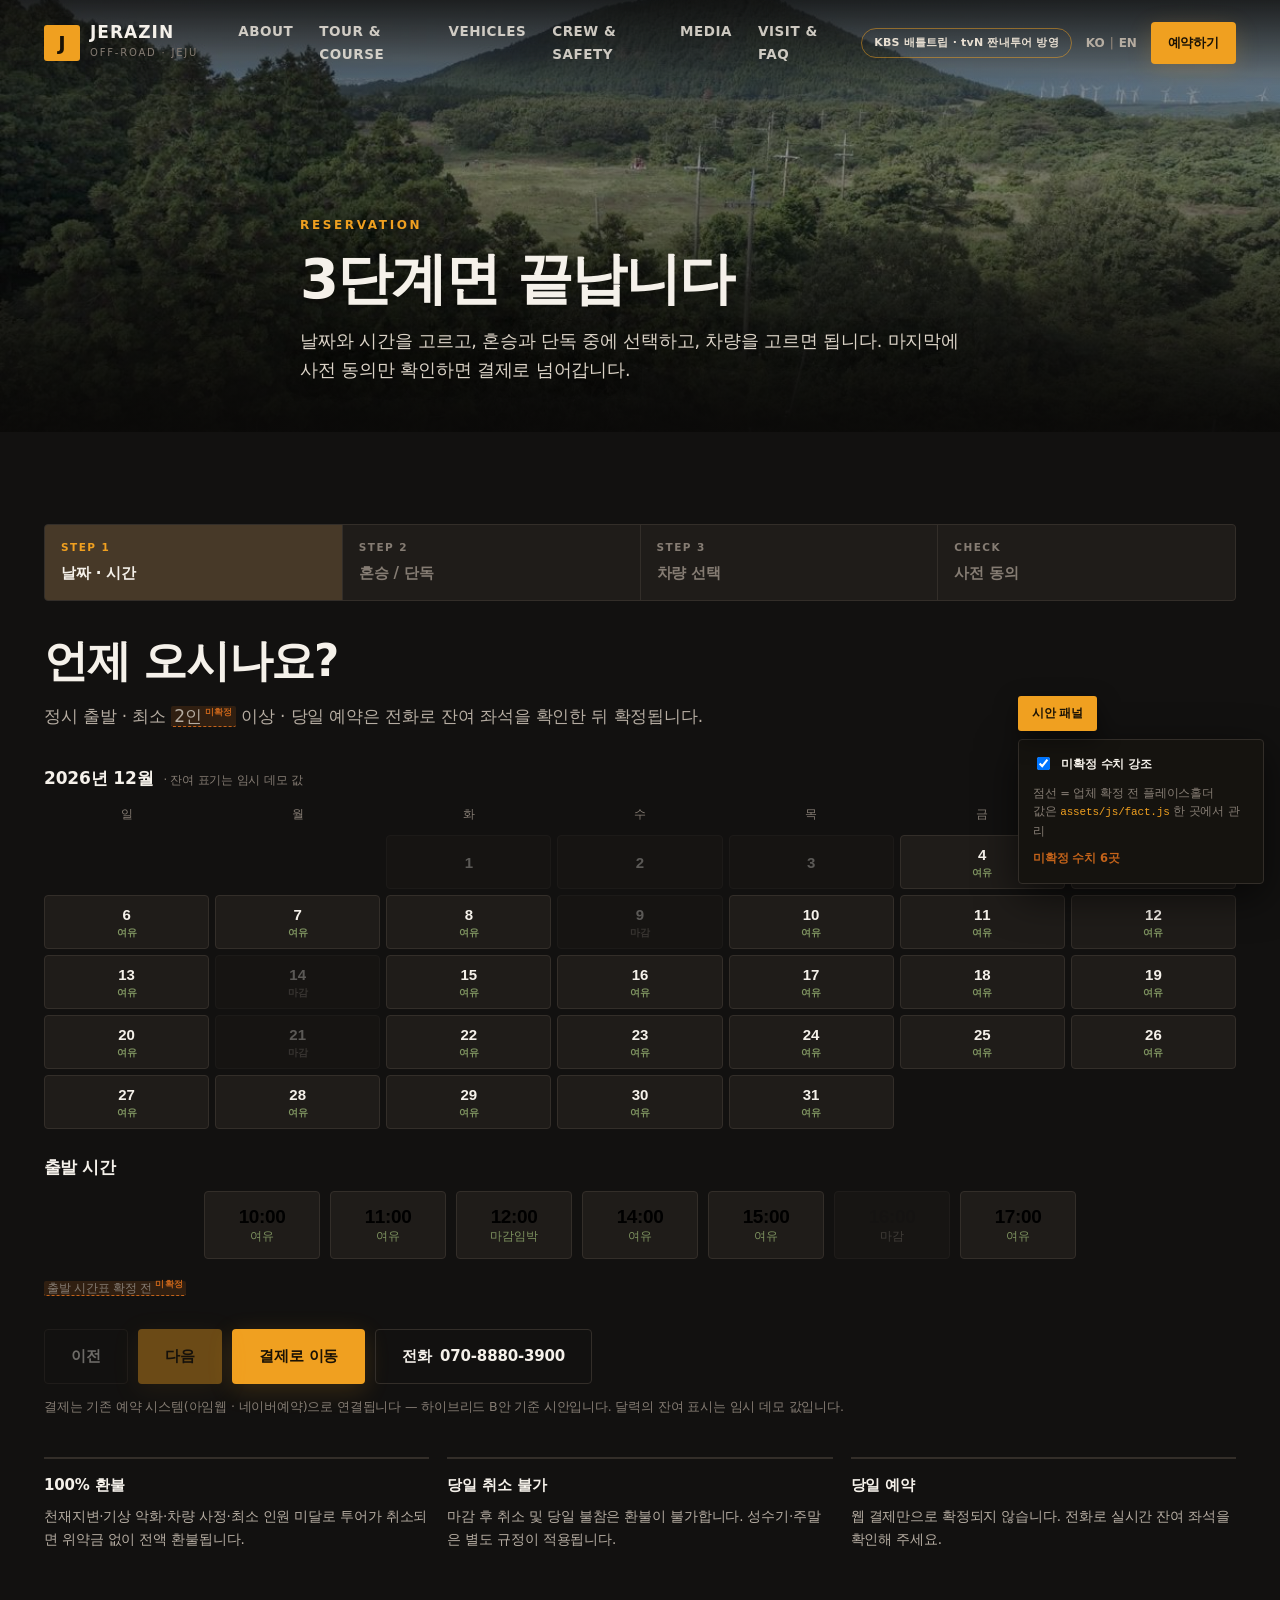
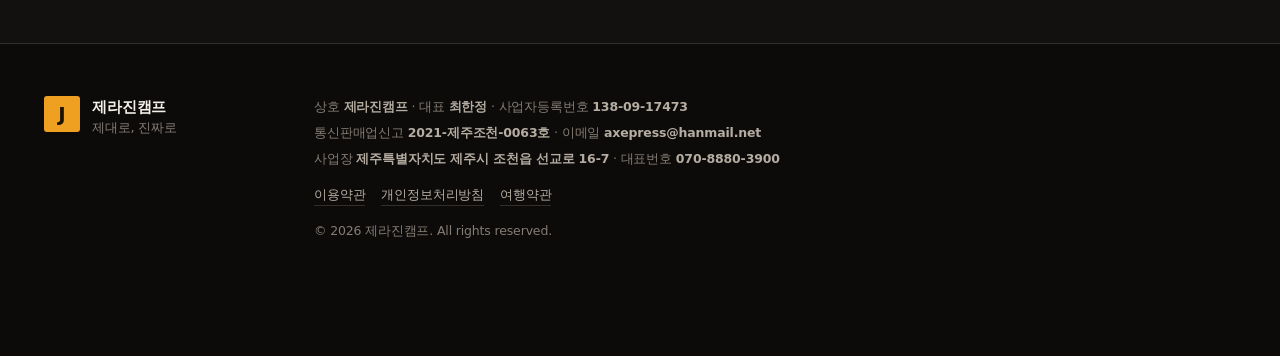
<file: reserve.html>
<!doctype html>
<html lang="ko">
<head>
<meta charset="utf-8">
<meta name="viewport" content="width=device-width, initial-scale=1, viewport-fit=cover">
<title>예약 | 제라진 오프로드</title>
<meta name="description" content="제라진 오프로드 예약 — 날짜·시간, 혼승/단독, 차량 선택, 사전 동의서.">
<link rel="canonical" href="https://jejugrapher.github.io/jejuoffroad/reserve.html">
<link rel="icon" href="assets/img/favicon-32.png" sizes="32x32">
<link rel="apple-touch-icon" href="assets/img/apple-touch-icon.png">
<meta name="theme-color" content="#121110">
<meta property="og:type" content="website">
<meta property="og:site_name" content="제라진 오프로드">
<meta property="og:title" content="예약 | 제라진 오프로드">
<meta property="og:description" content="제라진 오프로드 예약 — 날짜·시간, 혼승/단독, 차량 선택, 사전 동의서.">
<meta property="og:image" content="https://jejugrapher.github.io/jejuoffroad/assets/img/og-image.jpg">
<meta property="og:url" content="https://jejugrapher.github.io/jejuoffroad/reserve.html">
<meta name="twitter:card" content="summary_large_image">
<link rel="stylesheet" href="assets/css/style.css?v=20261020a">
</head>
<body class="sub" data-page="reserve">

<header class="hdr solid" id="hdr">
  <div class="hdr-in">
    <a class="logo" href="index.html">
      <span class="logo-mark">J</span>
      <span class="logo-txt"><b>JERAZIN</b><em>OFF-ROAD · JEJU</em></span>
    </a>
    <nav class="gnb" id="gnb">
      <a href="about.html">ABOUT</a>
      <a href="course.html">TOUR &amp; COURSE</a>
      <a href="vehicles.html">VEHICLES</a>
      <a href="crew.html">CREW &amp; SAFETY</a>
      <a href="media.html">MEDIA</a>
      <a href="visit.html">VISIT &amp; FAQ</a>
    </nav>
    <div class="hdr-right">
      <span class="badge-tv" data-fact="media.badge"></span>
      <a class="lang" href="#">KO<span>|</span>EN</a>
      <a class="btn btn-accent btn-sm" href="reserve.html">예약하기</a>
      <button class="burger" aria-label="메뉴 열기"><span></span><span></span><span></span></button>
    </div>
  </div>
</header>
<main>

<section class="ph-head">
  <div class="ph-head-media"><img src="assets/img/course.jpg" alt=""><div class="vh-hero-scrim"></div></div>
  <div class="wrap ph-head-in">
    <p class="eyebrow">RESERVATION</p>
    <h1 class="ph-title">3단계면 끝납니다</h1>
    <p class="ph-lead">날짜와 시간을 고르고, 혼승과 단독 중에 선택하고, 차량을 고르면 됩니다. 마지막에 사전 동의만 확인하면 결제로 넘어갑니다.</p>
  </div>
</section>

<section class="rsv">
  <div class="wrap">
    <ol class="rsv-nav" id="rsvNav">
      <li class="on"><span>STEP 1</span>날짜 · 시간</li>
      <li><span>STEP 2</span>혼승 / 단독</li>
      <li><span>STEP 3</span>차량 선택</li>
      <li><span>CHECK</span>사전 동의</li>
    </ol>

    <div class="rsv-body">
      <!-- STEP 1 -->
      <div class="rsv-step on" data-step="1">
        <h2 class="sec-title">언제 오시나요?</h2>
        <p class="sec-sub">정시 출발 · 최소 <span data-fact="price.publicMinPax"></span> 이상 ·
          당일 예약은 전화로 잔여 좌석을 확인한 뒤 확정됩니다.</p>
        <div class="rsv-cal" id="rsvCal"></div>
        <h3 class="rsv-h3">출발 시간</h3>
        <div class="slots" id="rsvSlots"></div>
      </div>

      <!-- STEP 2 -->
      <div class="rsv-step" data-step="2">
        <h2 class="sec-title">혼승과 단독, 어느 쪽인가요?</h2>
        <div class="rsv-pick">
          <button class="rsv-card" data-type="public">
            <span class="rsv-chip">혼승</span>
            <b>다른 팀과 함께</b>
            <span class="rsv-price" data-fact="price.publicPerPerson"></span><i>/ 1인</i>
            <ul><li>요금 부담이 가장 적습니다</li><li>현장에서 다른 예약자와 함께 탑승</li><li>차량은 당일 배정</li></ul>
          </button>
          <button class="rsv-card" data-type="private">
            <span class="rsv-chip chip-pri">단독</span>
            <b>일행끼리만</b>
            <span class="rsv-price" data-fact="price.privateBase"></span><i>/ 1대</i>
            <ul><li>모르는 사람과 섞이지 않습니다</li><li>차종을 직접 고릅니다</li><li>사진 찍기 편합니다</li></ul>
          </button>
        </div>
      </div>

      <!-- STEP 3 -->
      <div class="rsv-step" data-step="3">
        <h2 class="sec-title">어떤 차량으로 가시나요?</h2>
        <p class="sec-sub" id="rsvVehNote">선택한 형태에 맞는 차량만 보여집니다.</p>
        <div class="rsv-vehs" id="rsvVehs"></div>
      </div>

      <!-- STEP 4 : e-Waiver -->
      <div class="rsv-step" data-step="4">
        <h2 class="sec-title">탑승 전 확인</h2>
        <p class="sec-sub">현장에서 작성하던 사전 동의서를 미리 확인합니다. 체크해야 결제로 넘어갑니다.</p>
        <form class="waiver-form" id="waiverForm">
          <label class="wv"><input type="checkbox" required>
            <span><b>신체 조건</b>신장 <i data-fact="rules.heightMax"></i> 이상 또는 체중
              <i data-fact="rules.weightMax"></i> 이상이 아닙니다. 안전벨트·안전바 체결이 가능합니다.</span></label>
          <label class="wv"><input type="checkbox" required>
            <span><b>연령</b>탑승자 전원이 <i data-fact="rules.ageMin"></i> 이상이며,
              <i data-fact="rules.guardian"></i> 조건을 확인했습니다.</span></label>
          <label class="wv"><input type="checkbox" required>
            <span><b>건강 상태</b>임산부·심혈관 질환·척추/관절 질환에 해당하지 않으며,
              발열·기침 등 호흡기 증상이 없습니다.</span></label>
          <label class="wv"><input type="checkbox" required>
            <span><b>운행 방식</b>고객이 직접 운전할 수 없으며 전문 드라이버가 운행하는 것을 확인했습니다.
              투어 중에는 화장실 이용이 불가합니다.</span></label>
          <label class="wv"><input type="checkbox" required>
            <span><b>취소 규정</b>마감 후 취소·당일 불참 시 환불이 불가하며,
              성수기·주말에는 별도 규정이 적용되는 것에 동의합니다.</span></label>
          <label class="wv"><input type="checkbox" required>
            <span><b>개인정보</b>예약 확인을 위한 성명·연락처 수집·이용에 동의합니다.
              (보관 기간 및 항목은 개인정보처리방침에 따릅니다)</span></label>
        </form>
        <div class="rsv-sum" id="rsvSum"></div>
      </div>
    </div>

    <div class="rsv-foot">
      <button class="btn btn-line" id="rsvPrev">이전</button>
      <button class="btn btn-accent" id="rsvNext">다음</button>
      <a class="btn btn-accent" id="rsvPay" hidden href="#">결제로 이동</a>
      <a class="btn btn-line" href="tel:07088803900">전화 <b data-fact="brand.tel"></b></a>
    </div>
    <p class="reserve-note">결제는 기존 예약 시스템(아임웹 · 네이버예약)으로 연결됩니다 — 하이브리드 B안 기준 시안입니다.
      달력의 잔여 표시는 임시 데모 값입니다.</p>

    <div class="policy">
      <div><b>100% 환불</b><p>천재지변·기상 악화·차량 사정·최소 인원 미달로 투어가 취소되면 위약금 없이 전액 환불됩니다.</p></div>
      <div><b>당일 취소 불가</b><p>마감 후 취소 및 당일 불참은 환불이 불가합니다. 성수기·주말은 별도 규정이 적용됩니다.</p></div>
      <div><b>당일 예약</b><p>웹 결제만으로 확정되지 않습니다. 전화로 실시간 잔여 좌석을 확인해 주세요.</p></div>
    </div>
  </div>
</section>
</main>

<footer class="ftr">
  <div class="wrap ftr-in">
    <div class="ftr-brand">
      <span class="logo-mark">J</span>
      <p><b data-fact="brand.nameKo"></b><br><span data-fact="brand.tagline"></span></p>
    </div>
    <div class="ftr-biz">
      <p>상호 <b data-fact="brand.nameKo"></b> · 대표 <b data-fact="brand.ceo"></b> ·
         사업자등록번호 <b data-fact="brand.bizNo"></b></p>
      <p>통신판매업신고 <b data-fact="brand.mailOrderNo"></b> · 이메일 <b data-fact="brand.email"></b></p>
      <p>사업장 <b data-fact="brand.addrRoad"></b> · 대표번호 <b data-fact="brand.tel"></b></p>
      <p class="ftr-links"><a href="#">이용약관</a><a href="#">개인정보처리방침</a><a href="#">여행약관</a></p>
      <p class="copy">© 2026 제라진캠프. All rights reserved.</p>
    </div>
  </div>
</footer>

<div class="mbar">
  <a href="tel:07088803900"><span>📞</span>전화</a>
  <a href="visit.html"><span>📍</span>길찾기</a>
  <a class="mbar-main" href="reserve.html">예약하기</a>
</div>

<div class="proto" id="proto">
  <button class="proto-t" id="protoT" aria-expanded="true">시안 패널</button>
  <div class="proto-b" id="protoB">
    <label><input type="checkbox" id="phToggle" checked> 미확정 수치 강조</label>
    <p class="proto-n">점선 = 업체 확정 전 플레이스홀더<br>값은 <code>assets/js/fact.js</code> 한 곳에서 관리</p>
    <p class="proto-c" id="phCount"></p>
  </div>
</div>

<script src="assets/js/fact.js?v=20261020a"></script>
<script src="assets/js/main.js?v=20261020a"></script>
<script src="assets/js/reserve.js?v=20261020a"></script>
</body>
</html>
</file>
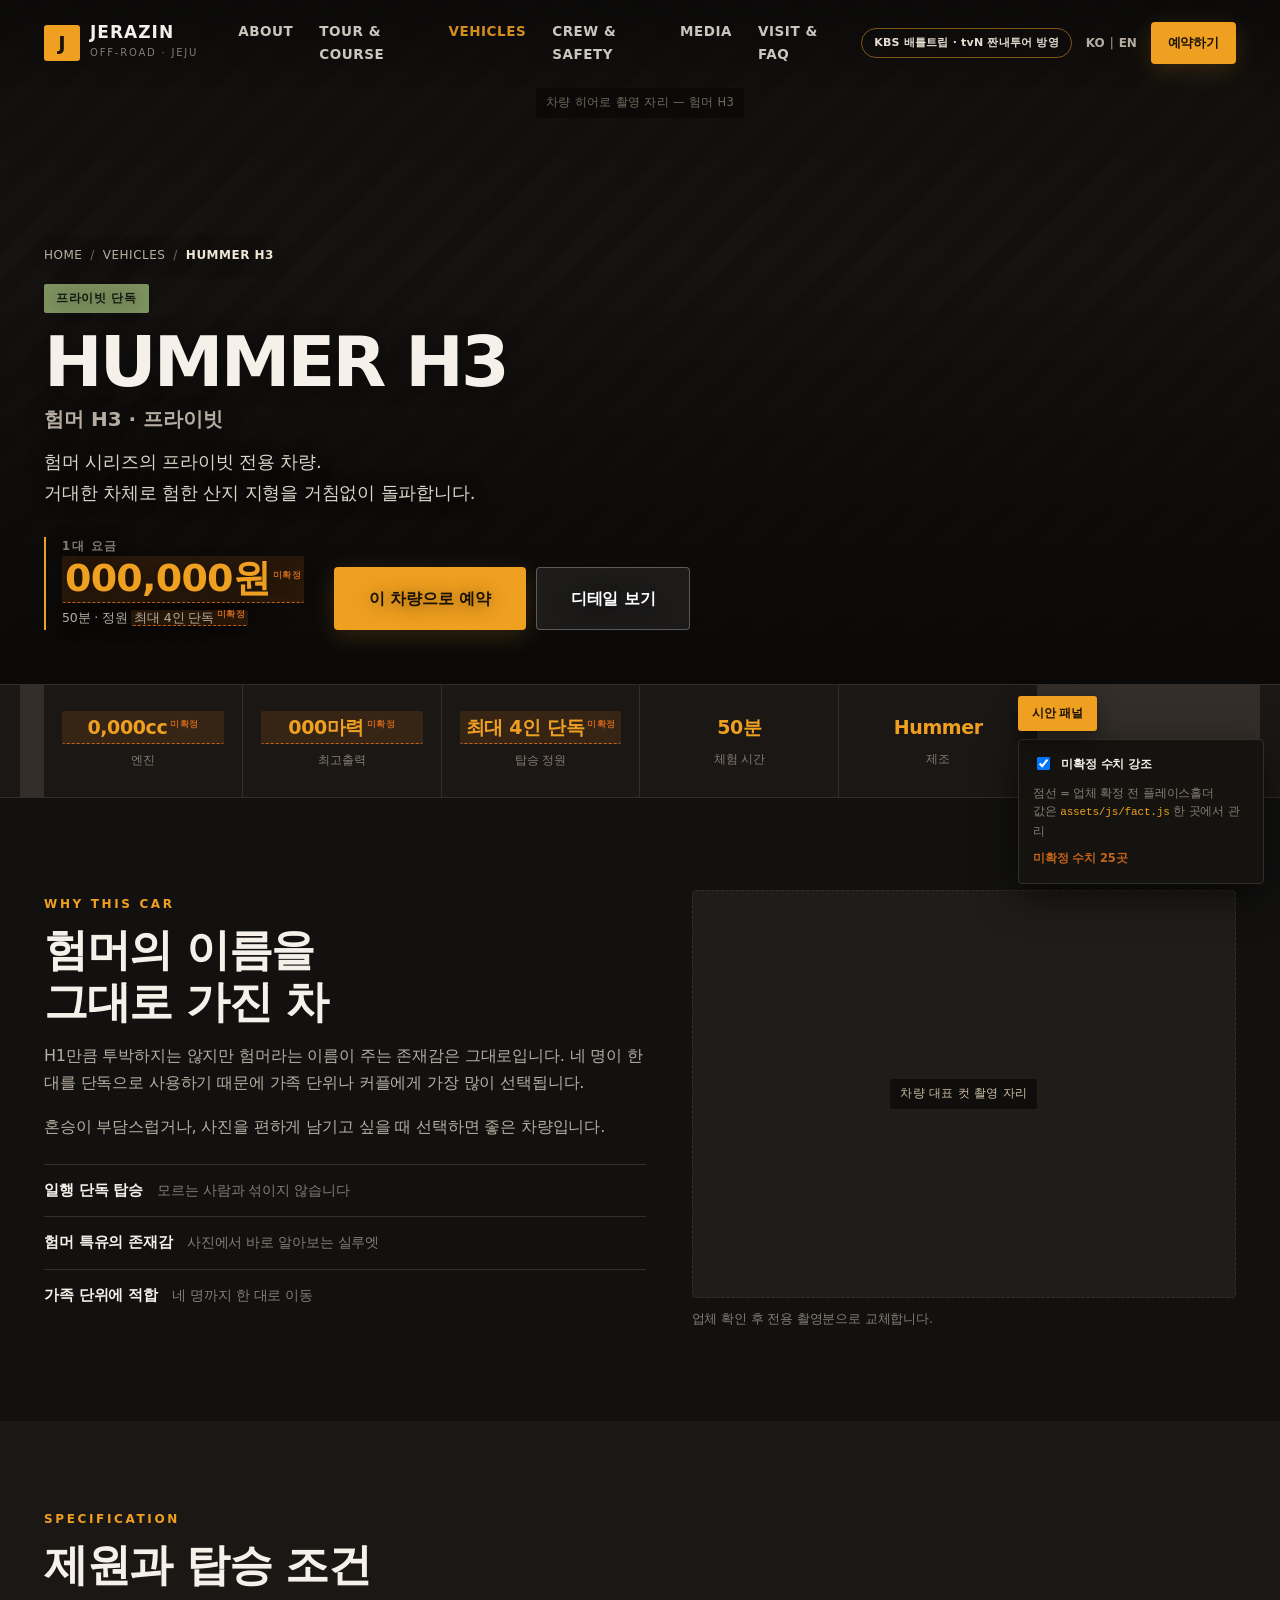
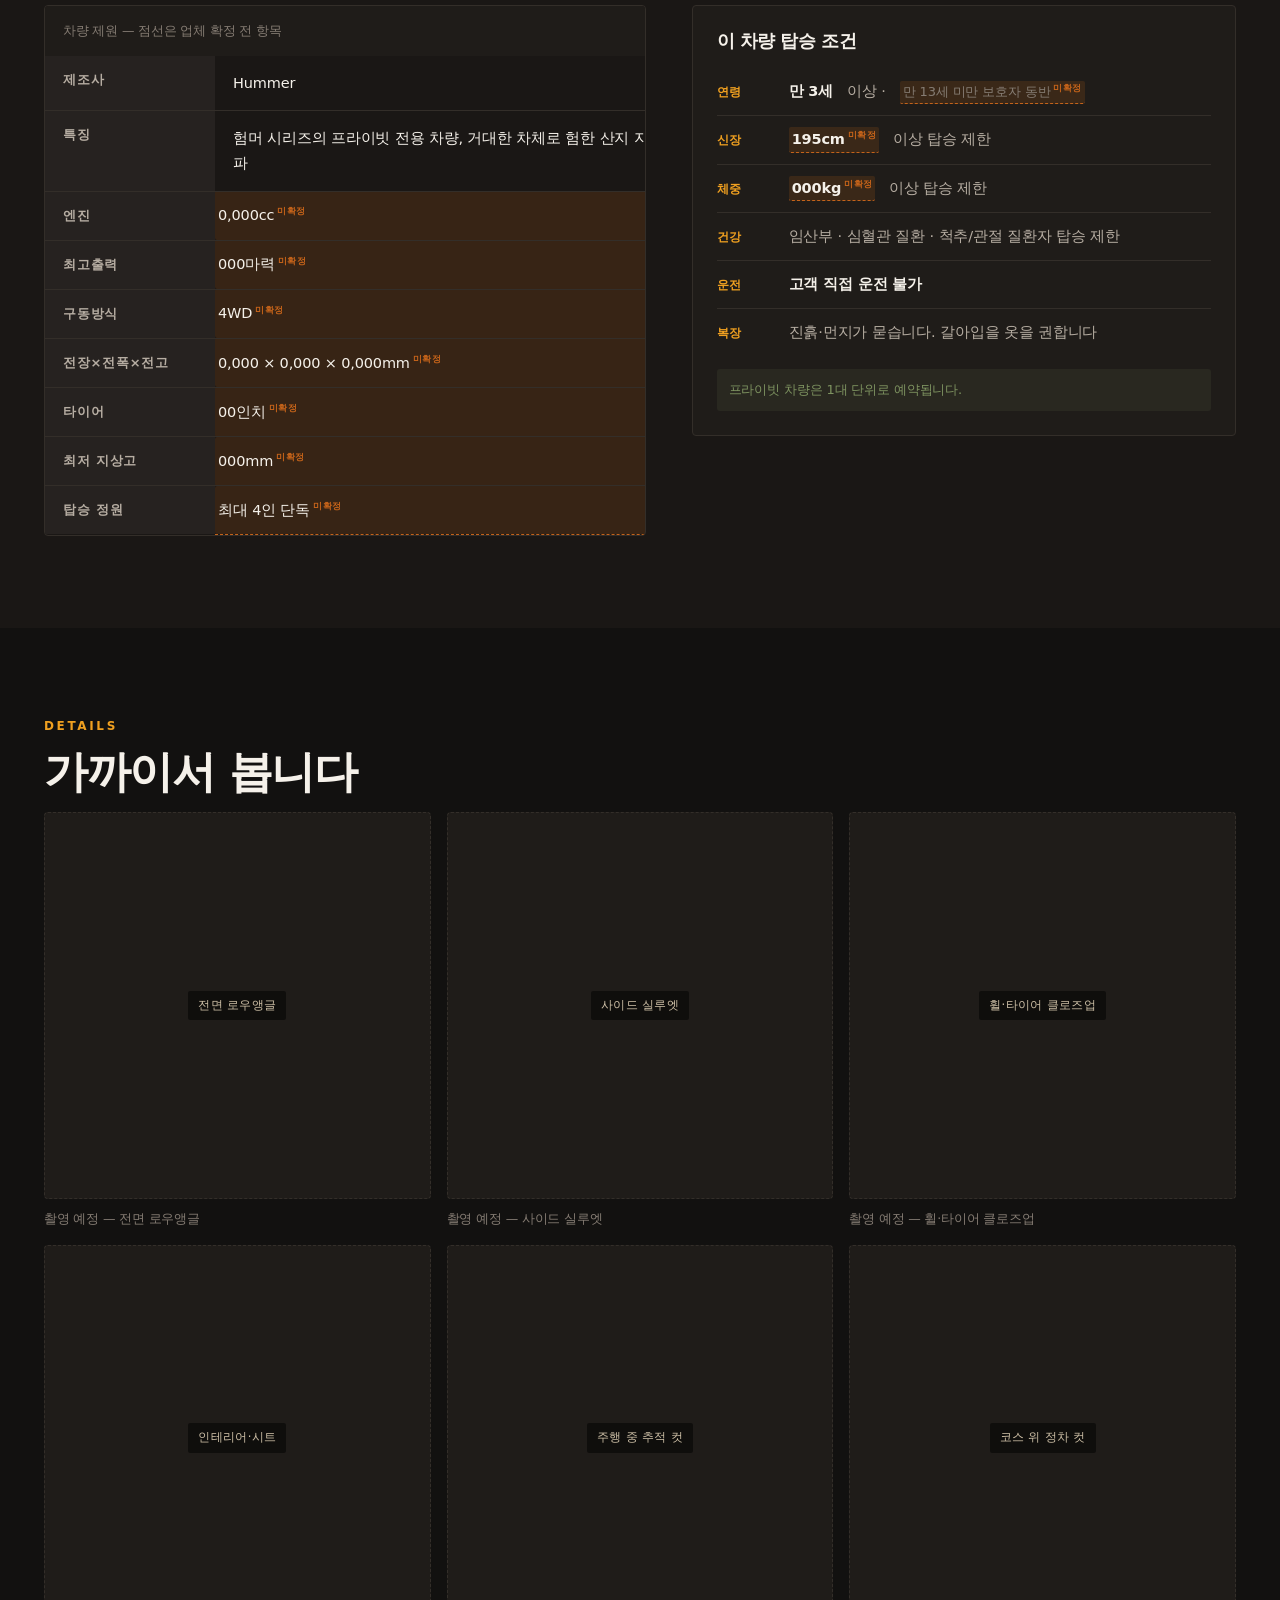
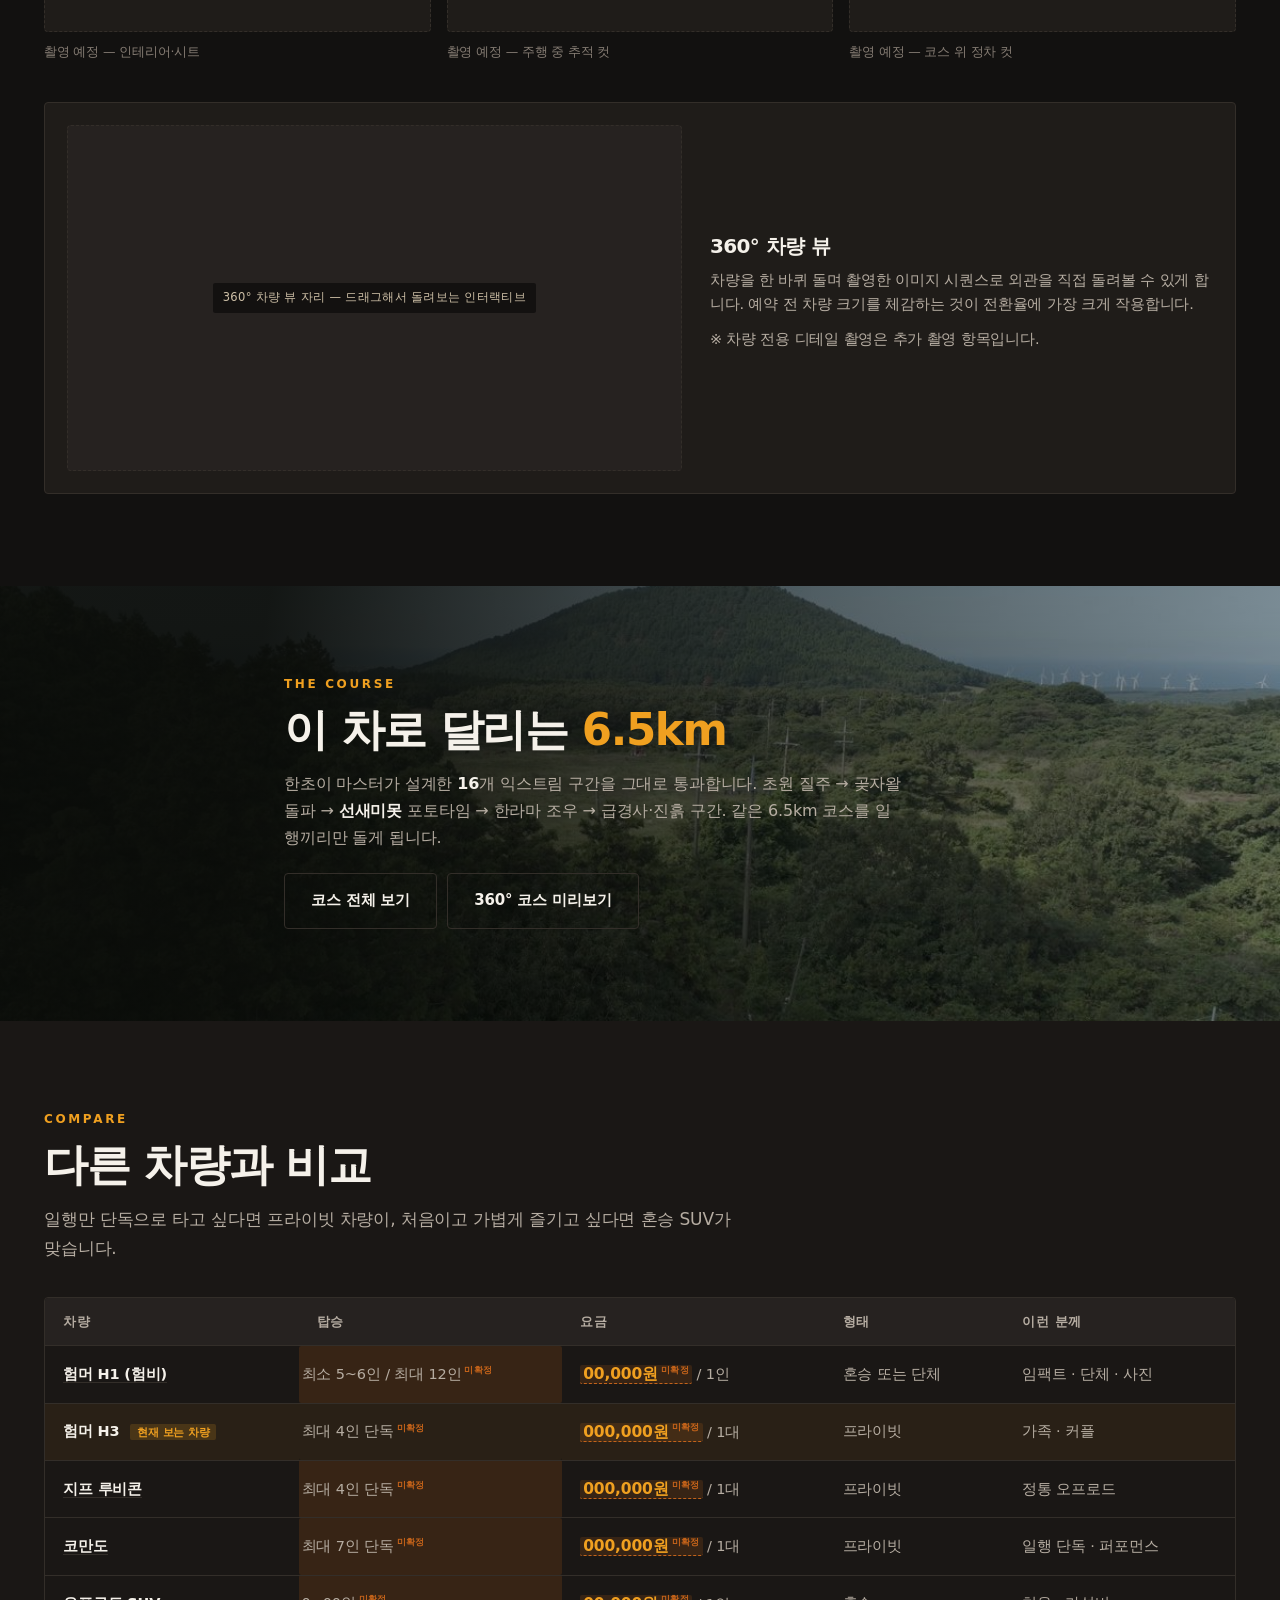
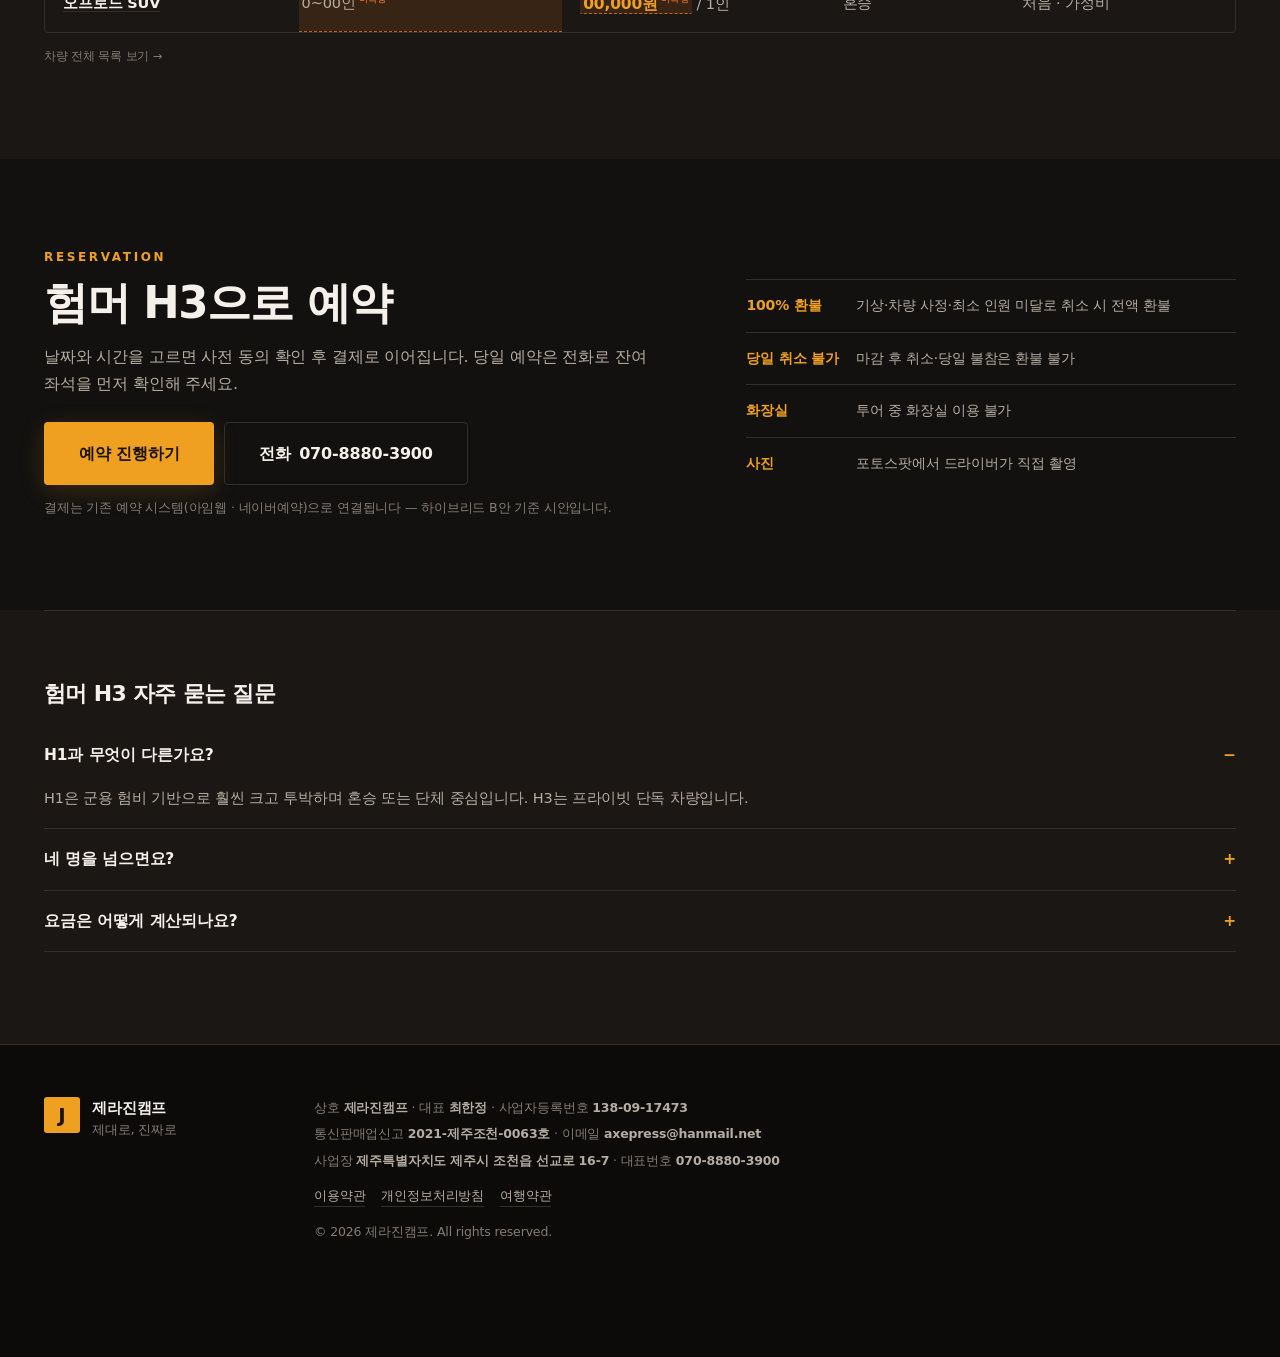
<file: vehicles-h3.html>
<!doctype html>
<html lang="ko">
<head>
<meta charset="utf-8">
<meta name="viewport" content="width=device-width, initial-scale=1, viewport-fit=cover">
<title>험머 H3 | 제라진 오프로드</title>
<meta name="description" content="험머 H3 — 제주 조천 13만 평 곶자왈을 달리는 제라진 오프로드 투어 차량.">
<link rel="canonical" href="https://jejugrapher.github.io/jejuoffroad/vehicles-h3.html">
<link rel="icon" href="assets/img/favicon-32.png" sizes="32x32">
<link rel="apple-touch-icon" href="assets/img/apple-touch-icon.png">
<meta name="theme-color" content="#121110">
<meta property="og:type" content="product">
<meta property="og:site_name" content="제라진 오프로드">
<meta property="og:title" content="험머 H3 | 제라진 오프로드">
<meta property="og:description" content="험머 H3 — 제주 조천 13만 평 곶자왈을 달리는 제라진 오프로드 투어 차량.">
<meta property="og:image" content="https://jejugrapher.github.io/jejuoffroad/assets/img/og-image.jpg">
<meta property="og:url" content="https://jejugrapher.github.io/jejuoffroad/vehicles-h3.html">
<meta name="twitter:card" content="summary_large_image">
<link rel="stylesheet" href="assets/css/style.css?v=20261020a">
</head>
<body class="sub" data-page="vehicle" data-vehicle="h3">

<header class="hdr solid" id="hdr">
  <div class="hdr-in">
    <a class="logo" href="index.html">
      <span class="logo-mark">J</span>
      <span class="logo-txt"><b>JERAZIN</b><em>OFF-ROAD · JEJU</em></span>
    </a>
    <nav class="gnb" id="gnb">
      <a href="about.html">ABOUT</a>
      <a href="course.html">TOUR &amp; COURSE</a>
      <a href="vehicles.html" class="on">VEHICLES</a>
      <a href="crew.html">CREW &amp; SAFETY</a>
      <a href="media.html">MEDIA</a>
      <a href="visit.html">VISIT &amp; FAQ</a>
    </nav>
    <div class="hdr-right">
      <span class="badge-tv" data-fact="media.badge"></span>
      <a class="lang" href="#">KO<span>|</span>EN</a>
      <a class="btn btn-accent btn-sm" href="reserve.html">예약하기</a>
      <button class="burger" aria-label="메뉴 열기"><span></span><span></span><span></span></button>
    </div>
  </div>
</header>

<main>
<section class="vh-hero">
  <div class="vh-hero-media">
    <div class="vh-hero-todo"><span class="m-ph">차량 히어로 촬영 자리 — 험머 H3</span></div>
    <div class="vh-hero-scrim"></div>
  </div>
  <div class="wrap vh-hero-in">
    <nav class="crumb"><a href="index.html">HOME</a><span>/</span><a href="vehicles.html">VEHICLES</a><span>/</span><b>HUMMER H3</b></nav>
    <span class="vh-tag chip-pri">프라이빗 단독</span>
    <h1 class="vh-title">HUMMER H3<em>험머 H3 · 프라이빗</em></h1>
    <p class="vh-lead">험머 시리즈의 프라이빗 전용 차량. <br class="pc-only">거대한 차체로 험한 산지 지형을 거침없이 돌파합니다.</p>
    <div class="vh-hero-foot">
      <div class="vh-price-box">
        <span class="vh-price-l">1대 요금</span>
        <b class="vh-price" data-fact="price.hummerH3"></b>
        <span class="vh-price-n"><span data-fact="scale.duration"></span> · 정원 <span data-fact="h3.pax"></span></span>
      </div>
      <div class="vh-hero-cta">
        <a class="btn btn-accent btn-lg" href="reserve.html">이 차량으로 예약</a>
        <a class="btn btn-ghost btn-lg" href="#gallery">디테일 보기</a>
      </div>
    </div>
  </div>
</section>

<section class="factbar">
  <div class="wrap factbar-in vh-strip">
    <div class="fb"><b data-fact="h3.engine"></b><span>엔진</span></div>
    <div class="fb"><b data-fact="h3.power"></b><span>최고출력</span></div>
    <div class="fb"><b data-fact="h3.pax"></b><span>탑승 정원</span></div>
    <div class="fb"><b data-fact="scale.duration"></b><span>체험 시간</span></div>
    <div class="fb"><b data-fact="h3.maker"></b><span>제조</span></div>
  </div>
</section>

<section class="vh-story">
  <div class="wrap vh-2col">
    <div>
      <p class="eyebrow">WHY THIS CAR</p>
      <h2 class="sec-title">험머의 이름을<br>그대로 가진 차</h2>
      <p class="vh-txt">H1만큼 투박하지는 않지만 험머라는 이름이 주는 존재감은 그대로입니다. 네 명이 한 대를 단독으로 사용하기 때문에 가족 단위나 커플에게 가장 많이 선택됩니다.</p>
      <p class="vh-txt">혼승이 부담스럽거나, 사진을 편하게 남기고 싶을 때 선택하면 좋은 차량입니다.</p>
      <ul class="vh-points">
        <li><b>일행 단독 탑승</b><span>모르는 사람과 섞이지 않습니다</span></li>
        <li><b>험머 특유의 존재감</b><span>사진에서 바로 알아보는 실루엣</span></li>
        <li><b>가족 단위에 적합</b><span>네 명까지 한 대로 이동</span></li>
      </ul>
    </div>
    <figure class="vh-fig"><div class="vh-fig-todo"><span class="m-ph">차량 대표 컷 촬영 자리</span></div><figcaption>업체 확인 후 전용 촬영분으로 교체합니다.</figcaption></figure>
  </div>
</section>

<section class="vh-spec">
  <div class="wrap">
    <p class="eyebrow">SPECIFICATION</p>
    <h2 class="sec-title">제원과 탑승 조건</h2>
    <div class="vh-2col vh-2col-t">
      <div class="table-wrap">
        <table class="cmp spec">
          <caption>차량 제원 — 점선은 업체 확정 전 항목</caption>
          <tbody>
            <tr><th>제조사</th><td data-fact="h3.maker"></td></tr>
            <tr><th>특징</th><td data-fact="h3.origin"></td></tr>
            <tr><th>엔진</th><td data-fact="h3.engine"></td></tr>
            <tr><th>최고출력</th><td data-fact="h3.power"></td></tr>
            <tr><th>구동방식</th><td data-fact="h3.drive"></td></tr>
            <tr><th>전장×전폭×전고</th><td data-fact="h3.size"></td></tr>
            <tr><th>타이어</th><td data-fact="h3.tire"></td></tr>
            <tr><th>최저 지상고</th><td data-fact="h3.clearance"></td></tr>
            <tr><th>탑승 정원</th><td data-fact="h3.pax"></td></tr>
          </tbody>
        </table>
      </div>
      <div class="safety">
        <h3>이 차량 탑승 조건</h3>
        <ul class="rules">
          <li><span>연령</span><b data-fact="rules.ageMin"></b> 이상 · <i data-fact="rules.guardian"></i></li>
          <li><span>신장</span><b data-fact="h3.heightMax"></b> 이상 탑승 제한</li>
          <li><span>체중</span><b data-fact="h3.weightMax"></b> 이상 탑승 제한</li>
          <li><span>건강</span>임산부 · 심혈관 질환 · 척추/관절 질환자 탑승 제한</li>
          <li><span>운전</span><b data-fact="rules.driveSelf"></b></li>
          <li><span>복장</span>진흙·먼지가 묻습니다. 갈아입을 옷을 권합니다</li>
        </ul>
        <p class="waiver">프라이빗 차량은 1대 단위로 예약됩니다.</p>
      </div>
    </div>
  </div>
</section>

<section class="vh-gal" id="gallery">
  <div class="wrap">
    <p class="eyebrow">DETAILS</p>
    <h2 class="sec-title">가까이서 봅니다</h2>
    <div class="vh-gal-grid">
      <figure><div class="vh-shot-todo"><span class="m-ph">전면 로우앵글</span></div><figcaption>촬영 예정 — 전면 로우앵글</figcaption></figure>
      <figure><div class="vh-shot-todo"><span class="m-ph">사이드 실루엣</span></div><figcaption>촬영 예정 — 사이드 실루엣</figcaption></figure>
      <figure><div class="vh-shot-todo"><span class="m-ph">휠·타이어 클로즈업</span></div><figcaption>촬영 예정 — 휠·타이어 클로즈업</figcaption></figure>
      <figure><div class="vh-shot-todo"><span class="m-ph">인테리어·시트</span></div><figcaption>촬영 예정 — 인테리어·시트</figcaption></figure>
      <figure><div class="vh-shot-todo"><span class="m-ph">주행 중 추적 컷</span></div><figcaption>촬영 예정 — 주행 중 추적 컷</figcaption></figure>
      <figure><div class="vh-shot-todo"><span class="m-ph">코스 위 정차 컷</span></div><figcaption>촬영 예정 — 코스 위 정차 컷</figcaption></figure>
    </div>
    <div class="vh-360">
      <div class="vh-360-ph"><span class="m-ph">360° 차량 뷰 자리 — 드래그해서 돌려보는 인터랙티브</span></div>
      <div class="vh-360-txt">
        <h3>360° 차량 뷰</h3>
        <p>차량을 한 바퀴 돌며 촬영한 이미지 시퀀스로 외관을 직접 돌려볼 수 있게 합니다.
          예약 전 차량 크기를 체감하는 것이 전환율에 가장 크게 작용합니다.</p>
        <p class="vh-note">※ 차량 전용 디테일 촬영은 추가 촬영 항목입니다.</p>
      </div>
    </div>
    
  </div>
</section>

<section class="vh-course">
  <div class="vh-course-bg"><img src="assets/img/course.jpg" alt="" loading="lazy"><div class="eco-scrim"></div></div>
  <div class="wrap vh-course-in">
    <p class="eyebrow">THE COURSE</p>
    <h2 class="sec-title">이 차로 달리는 <span class="accent" data-fact="scale.course"></span></h2>
    <p class="vh-txt">한초이 마스터가 설계한 <b data-fact="scale.events"></b>개 익스트림 구간을 그대로 통과합니다.
      초원 질주 → 곶자왈 돌파 → <b data-fact="scale.pond"></b> 포토타임 → 한라마 조우 → 급경사·진흙 구간.
      같은 6.5km 코스를 일행끼리만 돌게 됩니다.</p>
    <div class="vh-course-cta">
      <a class="btn btn-line" href="course.html">코스 전체 보기</a>
      <a class="btn btn-line" href="media.html">360° 코스 미리보기</a>
    </div>
  </div>
</section>

<section class="vh-cmp">
  <div class="wrap">
    <p class="eyebrow">COMPARE</p>
    <h2 class="sec-title">다른 차량과 비교</h2>
    <p class="sec-sub">일행만 단독으로 타고 싶다면 프라이빗 차량이, 처음이고 가볍게 즐기고 싶다면 혼승 SUV가 맞습니다.</p>
    <div class="table-wrap">
      <table class="cmp">
        <thead><tr><th>차량</th><th>탑승</th><th>요금</th><th>형태</th><th>이런 분께</th></tr></thead>
        <tbody>
          <tr><td><a href="vehicles-h1.html">험머 H1 (험비)</a></td><td data-fact="h1.pax"></td><td><b data-fact="price.hummerH1"></b> / 1인</td><td>혼승 또는 단체</td><td>임팩트 · 단체 · 사진</td></tr>
          <tr class="is-this"><td>험머 H3 <span class="chip chip-vip">현재 보는 차량</span></td><td data-fact="h3.pax"></td><td><b data-fact="price.hummerH3"></b> / 1대</td><td>프라이빗</td><td>가족 · 커플</td></tr>
          <tr><td><a href="vehicles-rubicon.html">지프 루비콘</a></td><td data-fact="rubicon.pax"></td><td><b data-fact="price.rubicon"></b> / 1대</td><td>프라이빗</td><td>정통 오프로드</td></tr>
          <tr><td><a href="vehicles-komando.html">코만도</a></td><td data-fact="komando.pax"></td><td><b data-fact="price.komando"></b> / 1대</td><td>프라이빗</td><td>일행 단독 · 퍼포먼스</td></tr>
          <tr><td><a href="vehicles-suv.html">오프로드 SUV</a></td><td data-fact="suv.pax"></td><td><b data-fact="price.publicPerPerson"></b> / 1인</td><td>혼승</td><td>처음 · 가성비</td></tr>
        </tbody>
      </table>
    </div>
    <p class="map-note" style="margin-top:14px"><a href="vehicles.html">차량 전체 목록 보기 →</a></p>
  </div>
</section>

<section class="vh-book" id="book">
  <div class="wrap">
    <div class="vh-book-in">
      <div>
        <p class="eyebrow">RESERVATION</p>
        <h2 class="sec-title">험머 H3으로 예약</h2>
        <p class="vh-txt">날짜와 시간을 고르면 사전 동의 확인 후 결제로 이어집니다.
          당일 예약은 전화로 잔여 좌석을 먼저 확인해 주세요.</p>
        <div class="vh-book-cta">
          <a class="btn btn-accent btn-lg" href="reserve.html">예약 진행하기</a>
          <a class="btn btn-line btn-lg" href="tel:07088803900">전화 <b data-fact="brand.tel"></b></a>
        </div>
        <p class="reserve-note">결제는 기존 예약 시스템(아임웹 · 네이버예약)으로 연결됩니다 — 하이브리드 B안 기준 시안입니다.</p>
      </div>
      <ul class="vh-check">
        <li><b>100% 환불</b><span>기상·차량 사정·최소 인원 미달로 취소 시 전액 환불</span></li>
        <li><b>당일 취소 불가</b><span>마감 후 취소·당일 불참은 환불 불가</span></li>
        <li><b>화장실</b><span><span data-fact="rules.restroom"></span></span></li>
        <li><b>사진</b><span>포토스팟에서 드라이버가 직접 촬영</span></li>
      </ul>
    </div>
  </div>
</section>

<section class="vh-faq">
  <div class="wrap">
    <h3 class="faq-title">험머 H3 자주 묻는 질문</h3>
    <div class="faq" id="faq"></div>
  </div>
</section>
</main>
<script>window.PAGE_FAQ = [
    ["H1과 무엇이 다른가요?", "H1은 군용 험비 기반으로 훨씬 크고 투박하며 혼승 또는 단체 중심입니다. H3는 프라이빗 단독 차량입니다."],
    ["네 명을 넘으면요?", "정원을 넘기면 차량을 추가하거나 코만도처럼 정원이 큰 차량을 권합니다."],
    ["요금은 어떻게 계산되나요?", "1대 기준 요금입니다. 인원수와 관계없이 동일합니다."]
];</script>

<footer class="ftr">
  <div class="wrap ftr-in">
    <div class="ftr-brand">
      <span class="logo-mark">J</span>
      <p><b data-fact="brand.nameKo"></b><br><span data-fact="brand.tagline"></span></p>
    </div>
    <div class="ftr-biz">
      <p>상호 <b data-fact="brand.nameKo"></b> · 대표 <b data-fact="brand.ceo"></b> ·
         사업자등록번호 <b data-fact="brand.bizNo"></b></p>
      <p>통신판매업신고 <b data-fact="brand.mailOrderNo"></b> · 이메일 <b data-fact="brand.email"></b></p>
      <p>사업장 <b data-fact="brand.addrRoad"></b> · 대표번호 <b data-fact="brand.tel"></b></p>
      <p class="ftr-links"><a href="#">이용약관</a><a href="#">개인정보처리방침</a><a href="#">여행약관</a></p>
      <p class="copy">© 2026 제라진캠프. All rights reserved.</p>
    </div>
  </div>
</footer>

<div class="mbar">
  <a href="tel:07088803900"><span>📞</span>전화</a>
  <a href="visit.html"><span>📍</span>길찾기</a>
  <a class="mbar-main" href="reserve.html">예약하기</a>
</div>

<div class="proto" id="proto">
  <button class="proto-t" id="protoT" aria-expanded="true">시안 패널</button>
  <div class="proto-b" id="protoB">
    <label><input type="checkbox" id="phToggle" checked> 미확정 수치 강조</label>
    <p class="proto-n">점선 = 업체 확정 전 플레이스홀더<br>값은 <code>assets/js/fact.js</code> 한 곳에서 관리</p>
    <p class="proto-c" id="phCount"></p>
  </div>
</div>

<script src="assets/js/fact.js?v=20261020a"></script>
<script src="assets/js/main.js?v=20261020a"></script>
</body>
</html>
</file>
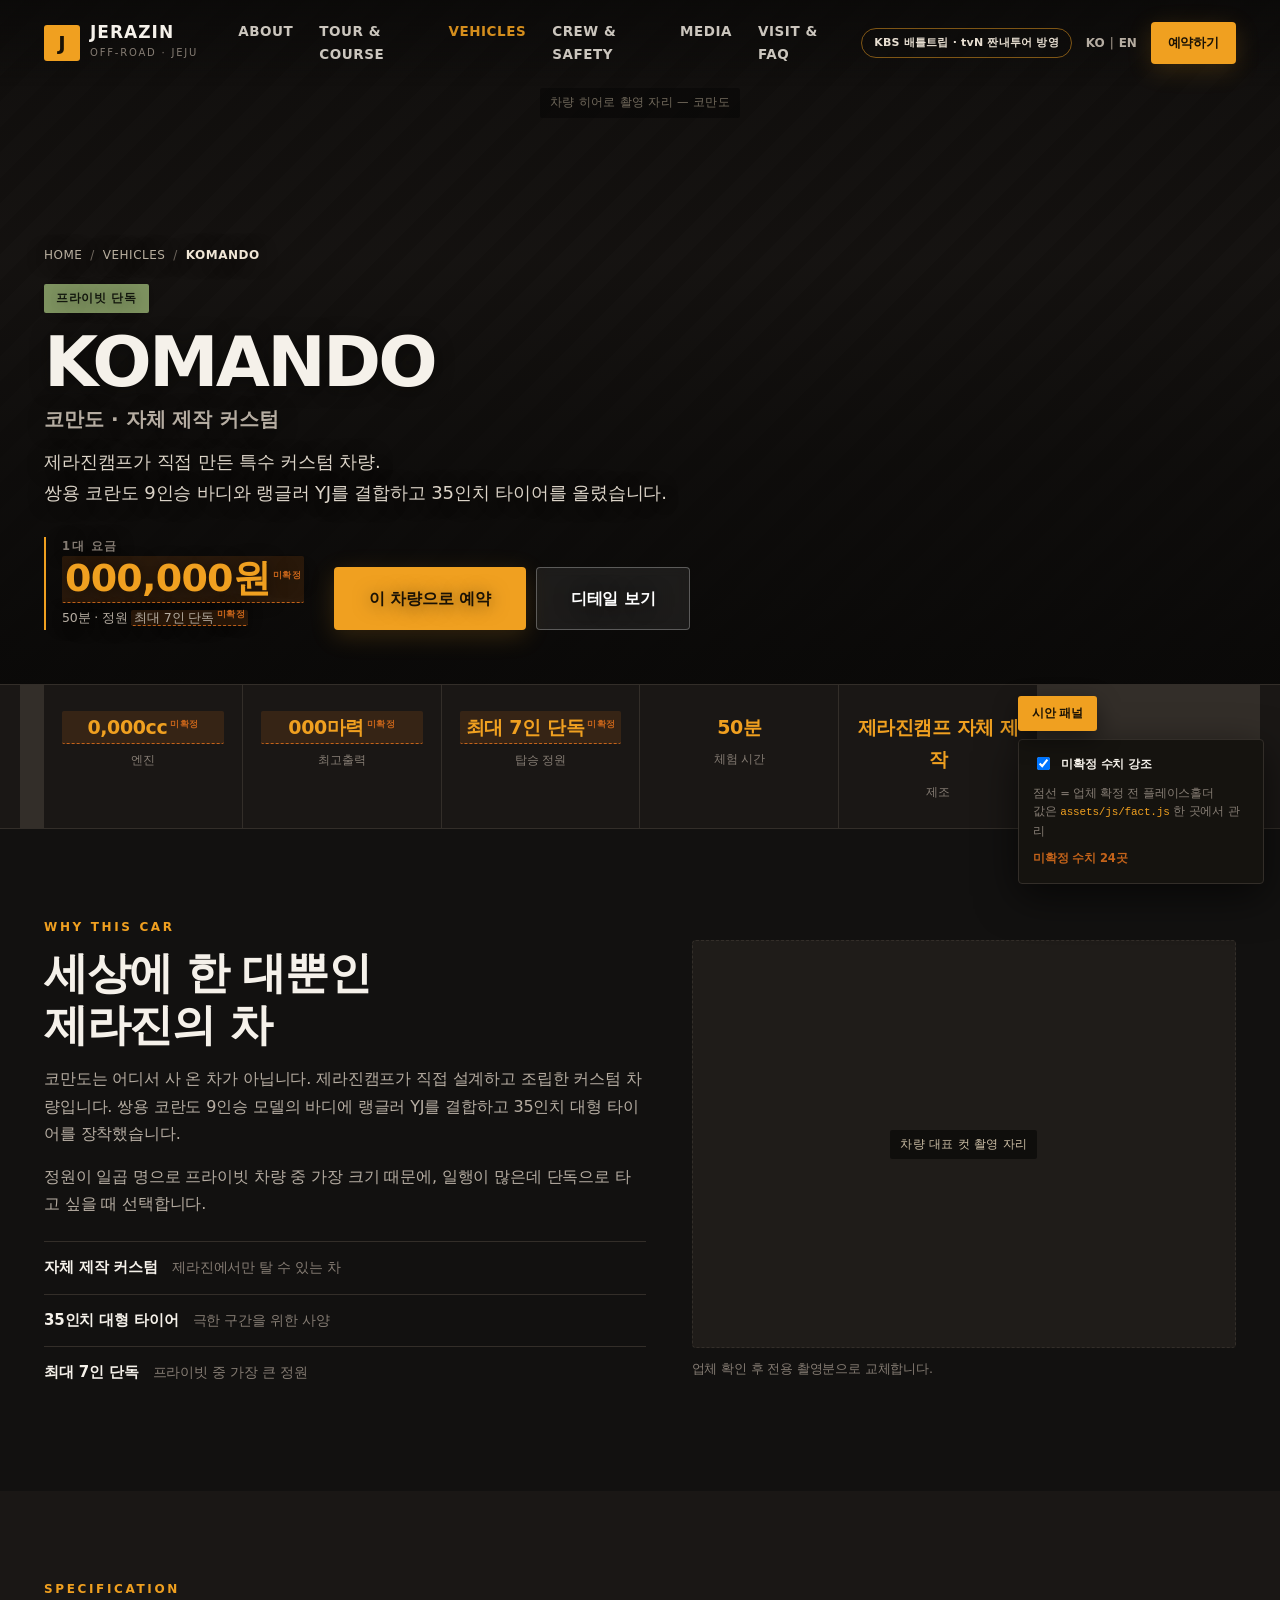
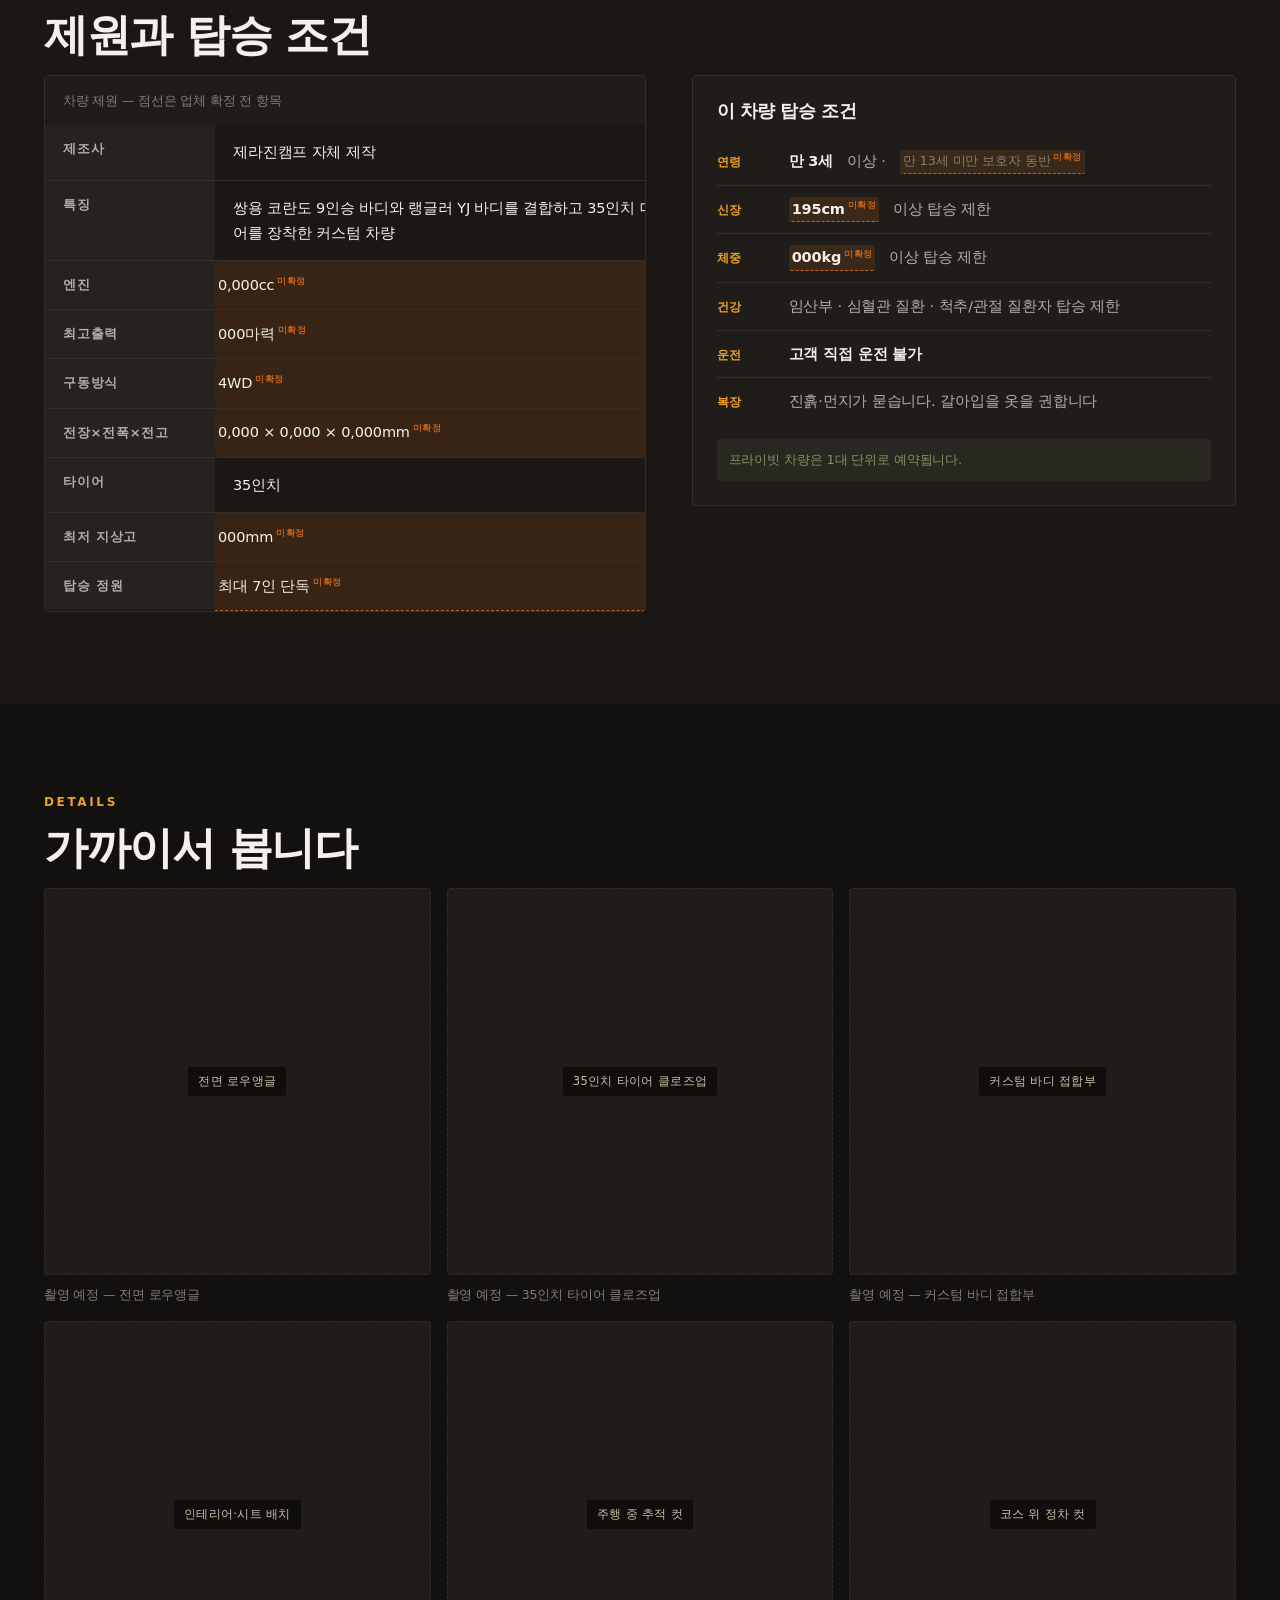
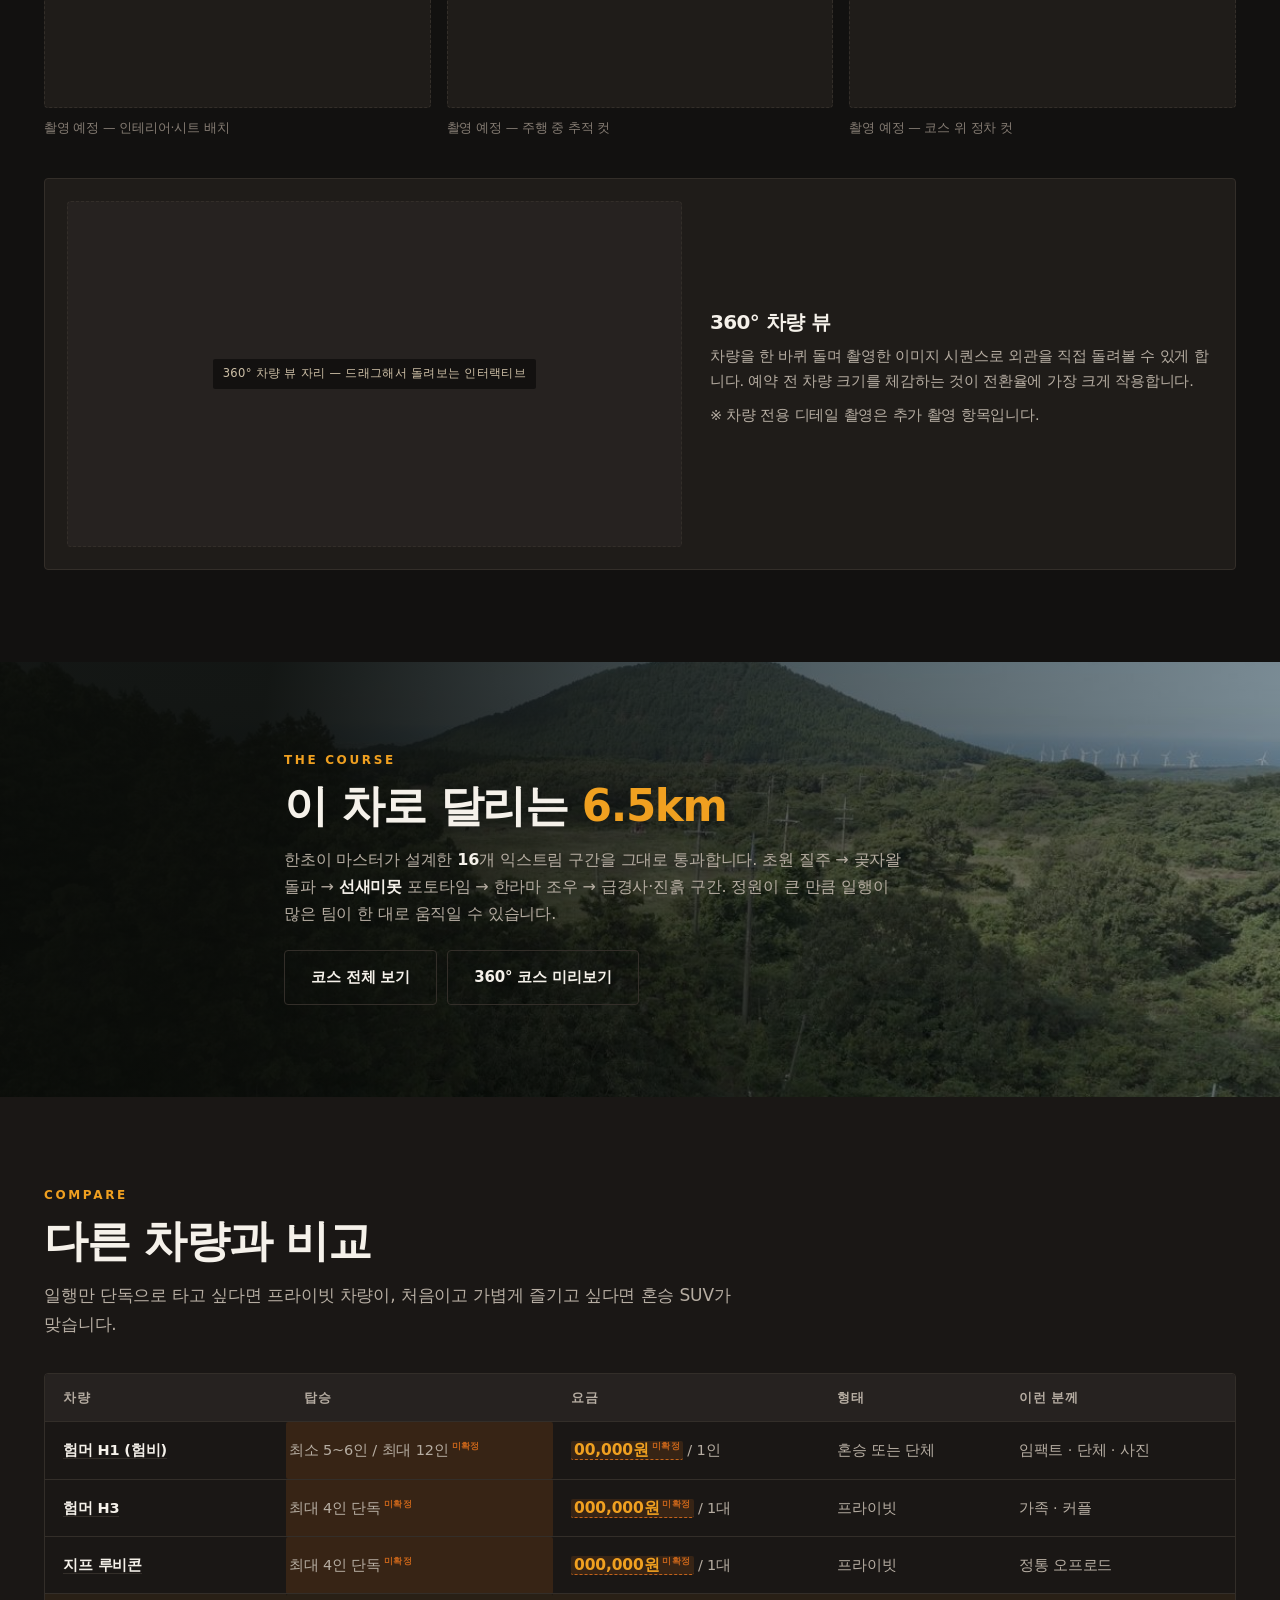
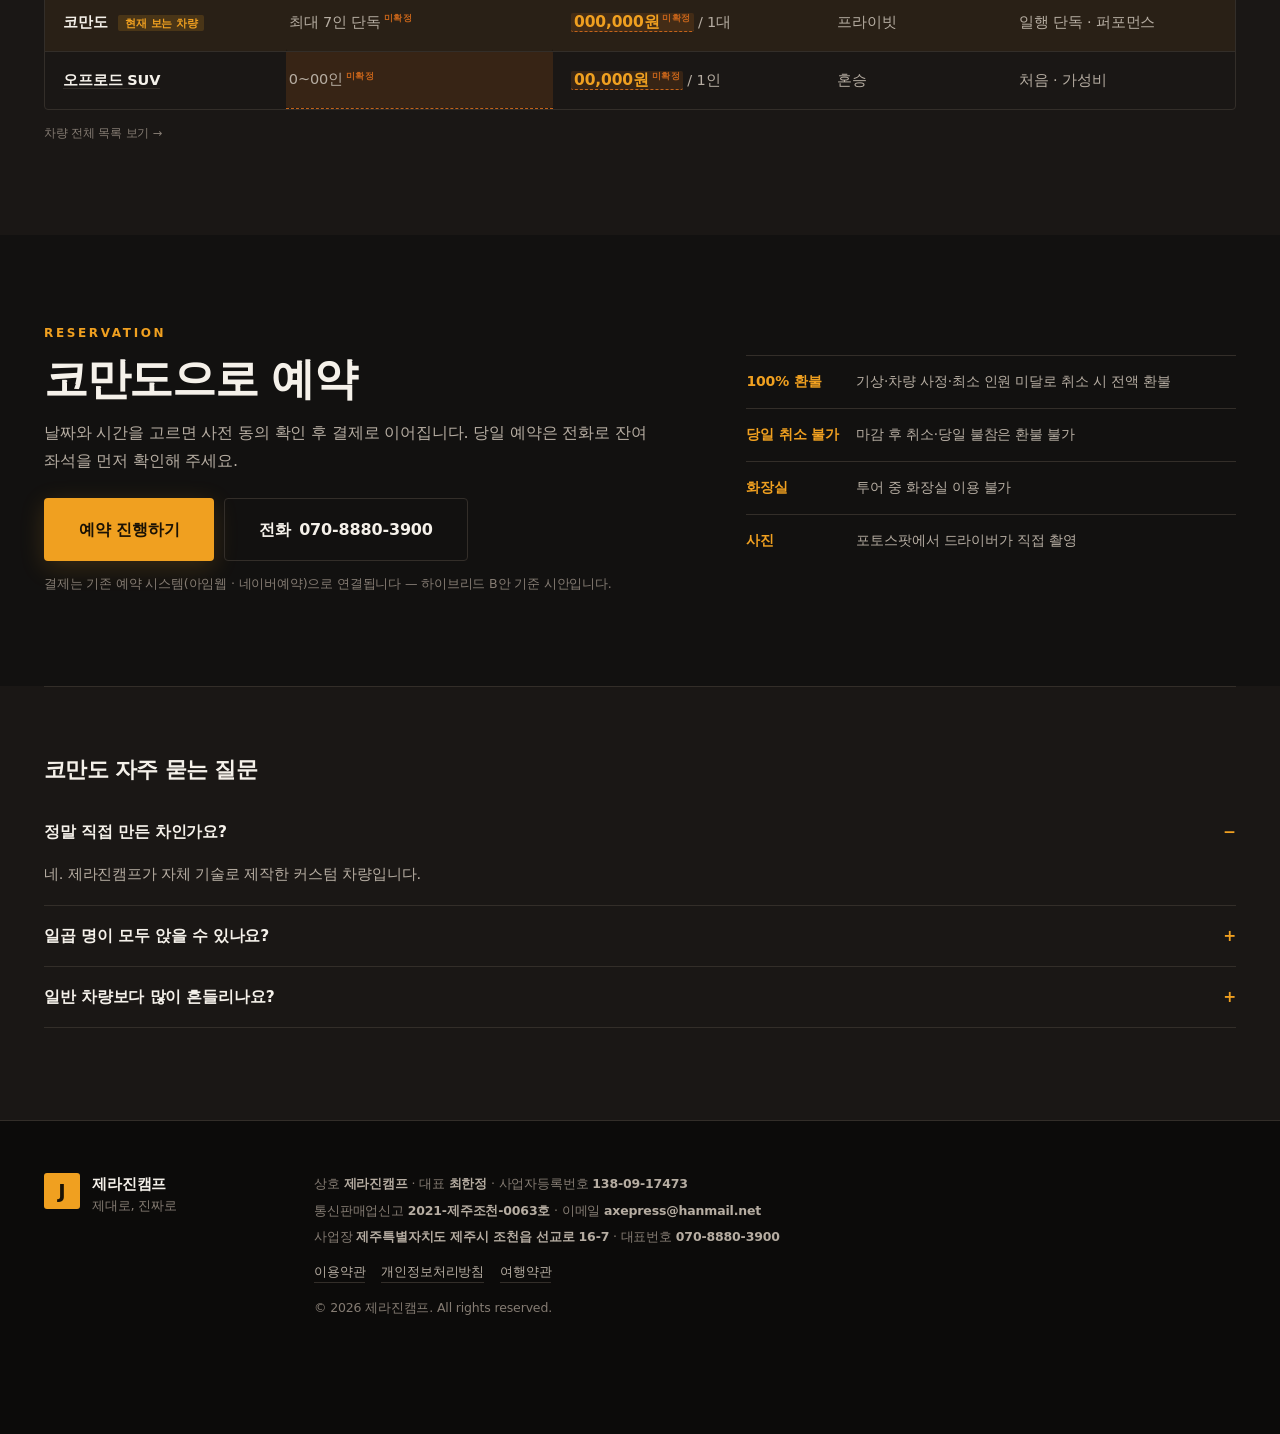
<file: vehicles-komando.html>
<!doctype html>
<html lang="ko">
<head>
<meta charset="utf-8">
<meta name="viewport" content="width=device-width, initial-scale=1, viewport-fit=cover">
<title>코만도 | 제라진 오프로드</title>
<meta name="description" content="코만도 — 제주 조천 13만 평 곶자왈을 달리는 제라진 오프로드 투어 차량.">
<link rel="canonical" href="https://jejugrapher.github.io/jejuoffroad/vehicles-komando.html">
<link rel="icon" href="assets/img/favicon-32.png" sizes="32x32">
<link rel="apple-touch-icon" href="assets/img/apple-touch-icon.png">
<meta name="theme-color" content="#121110">
<meta property="og:type" content="product">
<meta property="og:site_name" content="제라진 오프로드">
<meta property="og:title" content="코만도 | 제라진 오프로드">
<meta property="og:description" content="코만도 — 제주 조천 13만 평 곶자왈을 달리는 제라진 오프로드 투어 차량.">
<meta property="og:image" content="https://jejugrapher.github.io/jejuoffroad/assets/img/og-image.jpg">
<meta property="og:url" content="https://jejugrapher.github.io/jejuoffroad/vehicles-komando.html">
<meta name="twitter:card" content="summary_large_image">
<link rel="stylesheet" href="assets/css/style.css?v=20261020a">
</head>
<body class="sub" data-page="vehicle" data-vehicle="komando">

<header class="hdr solid" id="hdr">
  <div class="hdr-in">
    <a class="logo" href="index.html">
      <span class="logo-mark">J</span>
      <span class="logo-txt"><b>JERAZIN</b><em>OFF-ROAD · JEJU</em></span>
    </a>
    <nav class="gnb" id="gnb">
      <a href="about.html">ABOUT</a>
      <a href="course.html">TOUR &amp; COURSE</a>
      <a href="vehicles.html" class="on">VEHICLES</a>
      <a href="crew.html">CREW &amp; SAFETY</a>
      <a href="media.html">MEDIA</a>
      <a href="visit.html">VISIT &amp; FAQ</a>
    </nav>
    <div class="hdr-right">
      <span class="badge-tv" data-fact="media.badge"></span>
      <a class="lang" href="#">KO<span>|</span>EN</a>
      <a class="btn btn-accent btn-sm" href="reserve.html">예약하기</a>
      <button class="burger" aria-label="메뉴 열기"><span></span><span></span><span></span></button>
    </div>
  </div>
</header>

<main>
<section class="vh-hero">
  <div class="vh-hero-media">
    <div class="vh-hero-todo"><span class="m-ph">차량 히어로 촬영 자리 — 코만도</span></div>
    <div class="vh-hero-scrim"></div>
  </div>
  <div class="wrap vh-hero-in">
    <nav class="crumb"><a href="index.html">HOME</a><span>/</span><a href="vehicles.html">VEHICLES</a><span>/</span><b>KOMANDO</b></nav>
    <span class="vh-tag chip-pri">프라이빗 단독</span>
    <h1 class="vh-title">KOMANDO<em>코만도 · 자체 제작 커스텀</em></h1>
    <p class="vh-lead">제라진캠프가 직접 만든 특수 커스텀 차량. <br class="pc-only">쌍용 코란도 9인승 바디와 랭글러 YJ를 결합하고 35인치 타이어를 올렸습니다.</p>
    <div class="vh-hero-foot">
      <div class="vh-price-box">
        <span class="vh-price-l">1대 요금</span>
        <b class="vh-price" data-fact="price.komando"></b>
        <span class="vh-price-n"><span data-fact="scale.duration"></span> · 정원 <span data-fact="komando.pax"></span></span>
      </div>
      <div class="vh-hero-cta">
        <a class="btn btn-accent btn-lg" href="reserve.html">이 차량으로 예약</a>
        <a class="btn btn-ghost btn-lg" href="#gallery">디테일 보기</a>
      </div>
    </div>
  </div>
</section>

<section class="factbar">
  <div class="wrap factbar-in vh-strip">
    <div class="fb"><b data-fact="komando.engine"></b><span>엔진</span></div>
    <div class="fb"><b data-fact="komando.power"></b><span>최고출력</span></div>
    <div class="fb"><b data-fact="komando.pax"></b><span>탑승 정원</span></div>
    <div class="fb"><b data-fact="scale.duration"></b><span>체험 시간</span></div>
    <div class="fb"><b data-fact="komando.maker"></b><span>제조</span></div>
  </div>
</section>

<section class="vh-story">
  <div class="wrap vh-2col">
    <div>
      <p class="eyebrow">WHY THIS CAR</p>
      <h2 class="sec-title">세상에 한 대뿐인<br>제라진의 차</h2>
      <p class="vh-txt">코만도는 어디서 사 온 차가 아닙니다. 제라진캠프가 직접 설계하고 조립한 커스텀 차량입니다. 쌍용 코란도 9인승 모델의 바디에 랭글러 YJ를 결합하고 35인치 대형 타이어를 장착했습니다.</p>
      <p class="vh-txt">정원이 일곱 명으로 프라이빗 차량 중 가장 크기 때문에, 일행이 많은데 단독으로 타고 싶을 때 선택합니다.</p>
      <ul class="vh-points">
        <li><b>자체 제작 커스텀</b><span>제라진에서만 탈 수 있는 차</span></li>
        <li><b>35인치 대형 타이어</b><span>극한 구간을 위한 사양</span></li>
        <li><b>최대 7인 단독</b><span>프라이빗 중 가장 큰 정원</span></li>
      </ul>
    </div>
    <figure class="vh-fig"><div class="vh-fig-todo"><span class="m-ph">차량 대표 컷 촬영 자리</span></div><figcaption>업체 확인 후 전용 촬영분으로 교체합니다.</figcaption></figure>
  </div>
</section>

<section class="vh-spec">
  <div class="wrap">
    <p class="eyebrow">SPECIFICATION</p>
    <h2 class="sec-title">제원과 탑승 조건</h2>
    <div class="vh-2col vh-2col-t">
      <div class="table-wrap">
        <table class="cmp spec">
          <caption>차량 제원 — 점선은 업체 확정 전 항목</caption>
          <tbody>
            <tr><th>제조사</th><td data-fact="komando.maker"></td></tr>
            <tr><th>특징</th><td data-fact="komando.origin"></td></tr>
            <tr><th>엔진</th><td data-fact="komando.engine"></td></tr>
            <tr><th>최고출력</th><td data-fact="komando.power"></td></tr>
            <tr><th>구동방식</th><td data-fact="komando.drive"></td></tr>
            <tr><th>전장×전폭×전고</th><td data-fact="komando.size"></td></tr>
            <tr><th>타이어</th><td data-fact="komando.tire"></td></tr>
            <tr><th>최저 지상고</th><td data-fact="komando.clearance"></td></tr>
            <tr><th>탑승 정원</th><td data-fact="komando.pax"></td></tr>
          </tbody>
        </table>
      </div>
      <div class="safety">
        <h3>이 차량 탑승 조건</h3>
        <ul class="rules">
          <li><span>연령</span><b data-fact="rules.ageMin"></b> 이상 · <i data-fact="rules.guardian"></i></li>
          <li><span>신장</span><b data-fact="komando.heightMax"></b> 이상 탑승 제한</li>
          <li><span>체중</span><b data-fact="komando.weightMax"></b> 이상 탑승 제한</li>
          <li><span>건강</span>임산부 · 심혈관 질환 · 척추/관절 질환자 탑승 제한</li>
          <li><span>운전</span><b data-fact="rules.driveSelf"></b></li>
          <li><span>복장</span>진흙·먼지가 묻습니다. 갈아입을 옷을 권합니다</li>
        </ul>
        <p class="waiver">프라이빗 차량은 1대 단위로 예약됩니다.</p>
      </div>
    </div>
  </div>
</section>

<section class="vh-gal" id="gallery">
  <div class="wrap">
    <p class="eyebrow">DETAILS</p>
    <h2 class="sec-title">가까이서 봅니다</h2>
    <div class="vh-gal-grid">
      <figure><div class="vh-shot-todo"><span class="m-ph">전면 로우앵글</span></div><figcaption>촬영 예정 — 전면 로우앵글</figcaption></figure>
      <figure><div class="vh-shot-todo"><span class="m-ph">35인치 타이어 클로즈업</span></div><figcaption>촬영 예정 — 35인치 타이어 클로즈업</figcaption></figure>
      <figure><div class="vh-shot-todo"><span class="m-ph">커스텀 바디 접합부</span></div><figcaption>촬영 예정 — 커스텀 바디 접합부</figcaption></figure>
      <figure><div class="vh-shot-todo"><span class="m-ph">인테리어·시트 배치</span></div><figcaption>촬영 예정 — 인테리어·시트 배치</figcaption></figure>
      <figure><div class="vh-shot-todo"><span class="m-ph">주행 중 추적 컷</span></div><figcaption>촬영 예정 — 주행 중 추적 컷</figcaption></figure>
      <figure><div class="vh-shot-todo"><span class="m-ph">코스 위 정차 컷</span></div><figcaption>촬영 예정 — 코스 위 정차 컷</figcaption></figure>
    </div>
    <div class="vh-360">
      <div class="vh-360-ph"><span class="m-ph">360° 차량 뷰 자리 — 드래그해서 돌려보는 인터랙티브</span></div>
      <div class="vh-360-txt">
        <h3>360° 차량 뷰</h3>
        <p>차량을 한 바퀴 돌며 촬영한 이미지 시퀀스로 외관을 직접 돌려볼 수 있게 합니다.
          예약 전 차량 크기를 체감하는 것이 전환율에 가장 크게 작용합니다.</p>
        <p class="vh-note">※ 차량 전용 디테일 촬영은 추가 촬영 항목입니다.</p>
      </div>
    </div>
    
  </div>
</section>

<section class="vh-course">
  <div class="vh-course-bg"><img src="assets/img/course.jpg" alt="" loading="lazy"><div class="eco-scrim"></div></div>
  <div class="wrap vh-course-in">
    <p class="eyebrow">THE COURSE</p>
    <h2 class="sec-title">이 차로 달리는 <span class="accent" data-fact="scale.course"></span></h2>
    <p class="vh-txt">한초이 마스터가 설계한 <b data-fact="scale.events"></b>개 익스트림 구간을 그대로 통과합니다.
      초원 질주 → 곶자왈 돌파 → <b data-fact="scale.pond"></b> 포토타임 → 한라마 조우 → 급경사·진흙 구간.
      정원이 큰 만큼 일행이 많은 팀이 한 대로 움직일 수 있습니다.</p>
    <div class="vh-course-cta">
      <a class="btn btn-line" href="course.html">코스 전체 보기</a>
      <a class="btn btn-line" href="media.html">360° 코스 미리보기</a>
    </div>
  </div>
</section>

<section class="vh-cmp">
  <div class="wrap">
    <p class="eyebrow">COMPARE</p>
    <h2 class="sec-title">다른 차량과 비교</h2>
    <p class="sec-sub">일행만 단독으로 타고 싶다면 프라이빗 차량이, 처음이고 가볍게 즐기고 싶다면 혼승 SUV가 맞습니다.</p>
    <div class="table-wrap">
      <table class="cmp">
        <thead><tr><th>차량</th><th>탑승</th><th>요금</th><th>형태</th><th>이런 분께</th></tr></thead>
        <tbody>
          <tr><td><a href="vehicles-h1.html">험머 H1 (험비)</a></td><td data-fact="h1.pax"></td><td><b data-fact="price.hummerH1"></b> / 1인</td><td>혼승 또는 단체</td><td>임팩트 · 단체 · 사진</td></tr>
          <tr><td><a href="vehicles-h3.html">험머 H3</a></td><td data-fact="h3.pax"></td><td><b data-fact="price.hummerH3"></b> / 1대</td><td>프라이빗</td><td>가족 · 커플</td></tr>
          <tr><td><a href="vehicles-rubicon.html">지프 루비콘</a></td><td data-fact="rubicon.pax"></td><td><b data-fact="price.rubicon"></b> / 1대</td><td>프라이빗</td><td>정통 오프로드</td></tr>
          <tr class="is-this"><td>코만도 <span class="chip chip-vip">현재 보는 차량</span></td><td data-fact="komando.pax"></td><td><b data-fact="price.komando"></b> / 1대</td><td>프라이빗</td><td>일행 단독 · 퍼포먼스</td></tr>
          <tr><td><a href="vehicles-suv.html">오프로드 SUV</a></td><td data-fact="suv.pax"></td><td><b data-fact="price.publicPerPerson"></b> / 1인</td><td>혼승</td><td>처음 · 가성비</td></tr>
        </tbody>
      </table>
    </div>
    <p class="map-note" style="margin-top:14px"><a href="vehicles.html">차량 전체 목록 보기 →</a></p>
  </div>
</section>

<section class="vh-book" id="book">
  <div class="wrap">
    <div class="vh-book-in">
      <div>
        <p class="eyebrow">RESERVATION</p>
        <h2 class="sec-title">코만도으로 예약</h2>
        <p class="vh-txt">날짜와 시간을 고르면 사전 동의 확인 후 결제로 이어집니다.
          당일 예약은 전화로 잔여 좌석을 먼저 확인해 주세요.</p>
        <div class="vh-book-cta">
          <a class="btn btn-accent btn-lg" href="reserve.html">예약 진행하기</a>
          <a class="btn btn-line btn-lg" href="tel:07088803900">전화 <b data-fact="brand.tel"></b></a>
        </div>
        <p class="reserve-note">결제는 기존 예약 시스템(아임웹 · 네이버예약)으로 연결됩니다 — 하이브리드 B안 기준 시안입니다.</p>
      </div>
      <ul class="vh-check">
        <li><b>100% 환불</b><span>기상·차량 사정·최소 인원 미달로 취소 시 전액 환불</span></li>
        <li><b>당일 취소 불가</b><span>마감 후 취소·당일 불참은 환불 불가</span></li>
        <li><b>화장실</b><span><span data-fact="rules.restroom"></span></span></li>
        <li><b>사진</b><span>포토스팟에서 드라이버가 직접 촬영</span></li>
      </ul>
    </div>
  </div>
</section>

<section class="vh-faq">
  <div class="wrap">
    <h3 class="faq-title">코만도 자주 묻는 질문</h3>
    <div class="faq" id="faq"></div>
  </div>
</section>
</main>
<script>window.PAGE_FAQ = [
    ["정말 직접 만든 차인가요?", "네. 제라진캠프가 자체 기술로 제작한 커스텀 차량입니다."],
    ["일곱 명이 모두 앉을 수 있나요?", "정원 기준으로 운영되며, 좌석 배치는 현장에서 안내합니다."],
    ["일반 차량보다 많이 흔들리나요?", "타이어가 크고 서스펜션 스트로크가 길어 움직임이 큽니다. 그만큼 재미도 큽니다."]
];</script>

<footer class="ftr">
  <div class="wrap ftr-in">
    <div class="ftr-brand">
      <span class="logo-mark">J</span>
      <p><b data-fact="brand.nameKo"></b><br><span data-fact="brand.tagline"></span></p>
    </div>
    <div class="ftr-biz">
      <p>상호 <b data-fact="brand.nameKo"></b> · 대표 <b data-fact="brand.ceo"></b> ·
         사업자등록번호 <b data-fact="brand.bizNo"></b></p>
      <p>통신판매업신고 <b data-fact="brand.mailOrderNo"></b> · 이메일 <b data-fact="brand.email"></b></p>
      <p>사업장 <b data-fact="brand.addrRoad"></b> · 대표번호 <b data-fact="brand.tel"></b></p>
      <p class="ftr-links"><a href="#">이용약관</a><a href="#">개인정보처리방침</a><a href="#">여행약관</a></p>
      <p class="copy">© 2026 제라진캠프. All rights reserved.</p>
    </div>
  </div>
</footer>

<div class="mbar">
  <a href="tel:07088803900"><span>📞</span>전화</a>
  <a href="visit.html"><span>📍</span>길찾기</a>
  <a class="mbar-main" href="reserve.html">예약하기</a>
</div>

<div class="proto" id="proto">
  <button class="proto-t" id="protoT" aria-expanded="true">시안 패널</button>
  <div class="proto-b" id="protoB">
    <label><input type="checkbox" id="phToggle" checked> 미확정 수치 강조</label>
    <p class="proto-n">점선 = 업체 확정 전 플레이스홀더<br>값은 <code>assets/js/fact.js</code> 한 곳에서 관리</p>
    <p class="proto-c" id="phCount"></p>
  </div>
</div>

<script src="assets/js/fact.js?v=20261020a"></script>
<script src="assets/js/main.js?v=20261020a"></script>
</body>
</html>
</file>
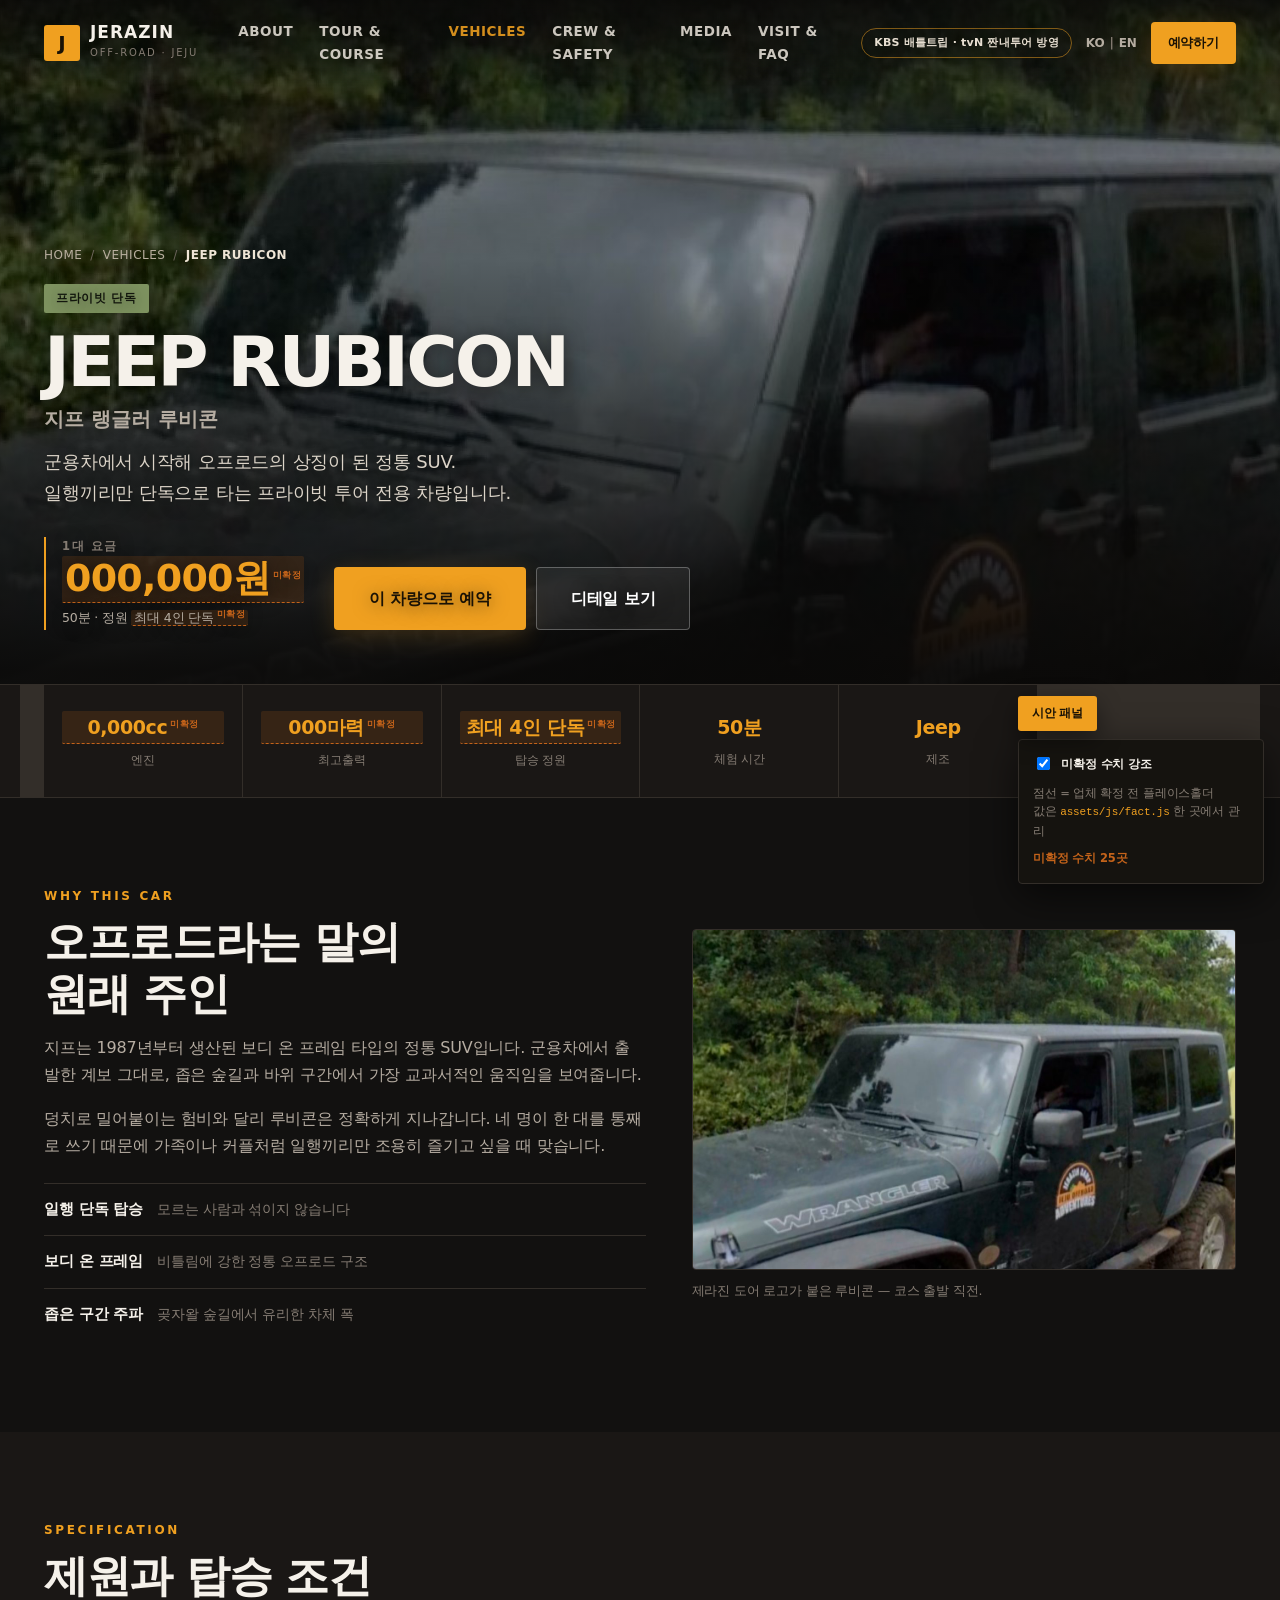
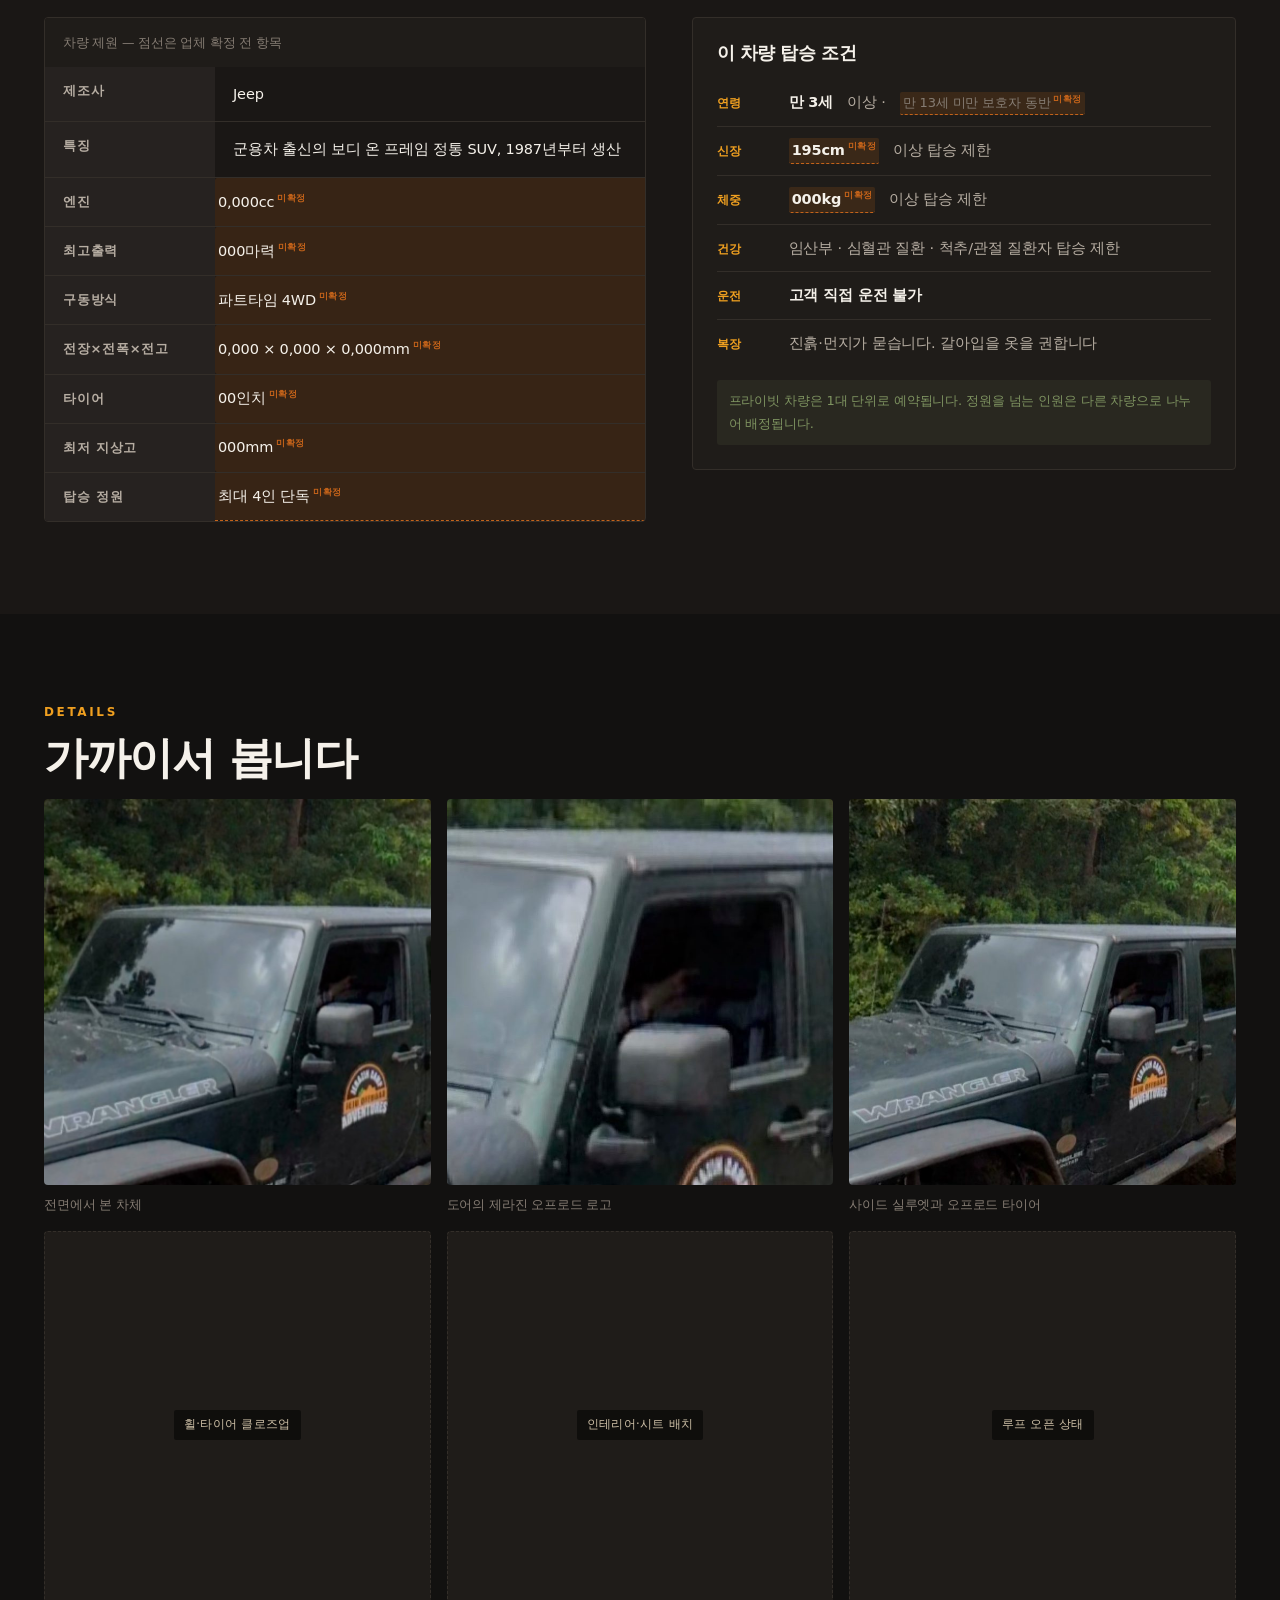
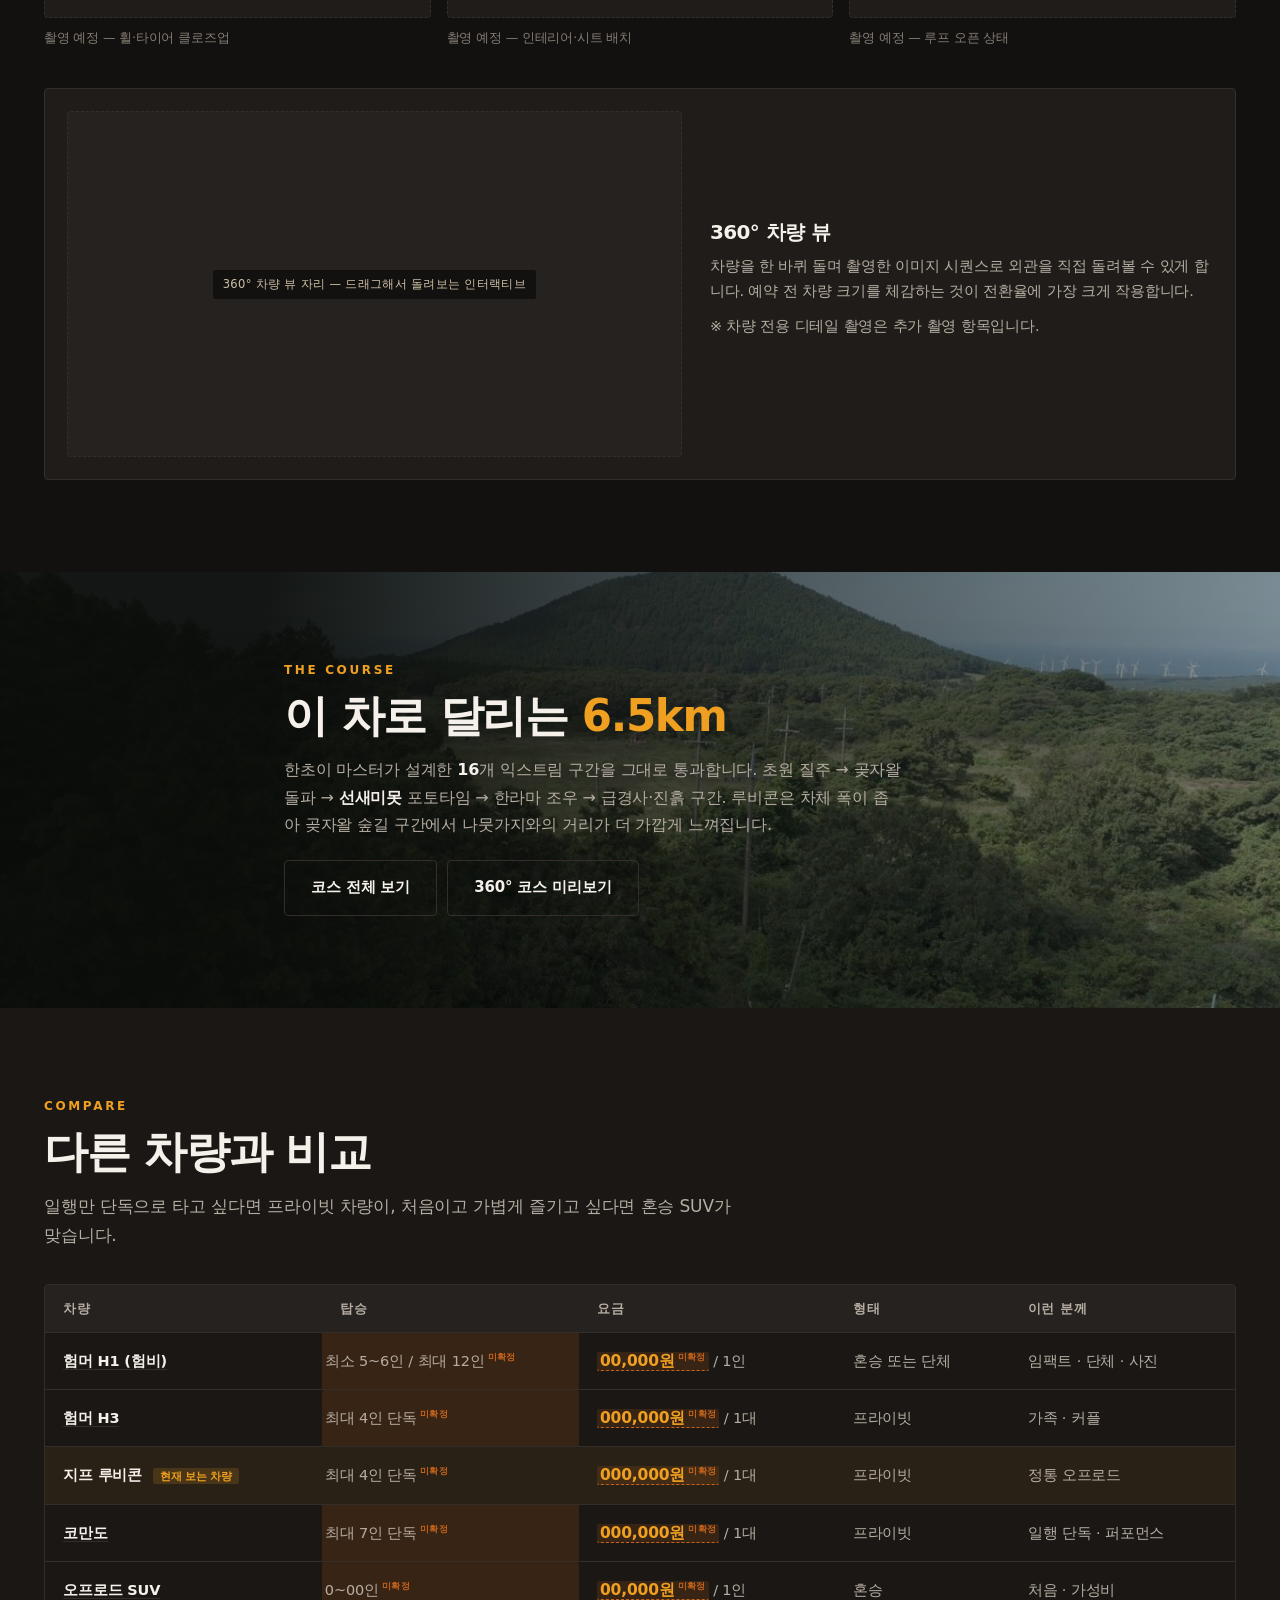
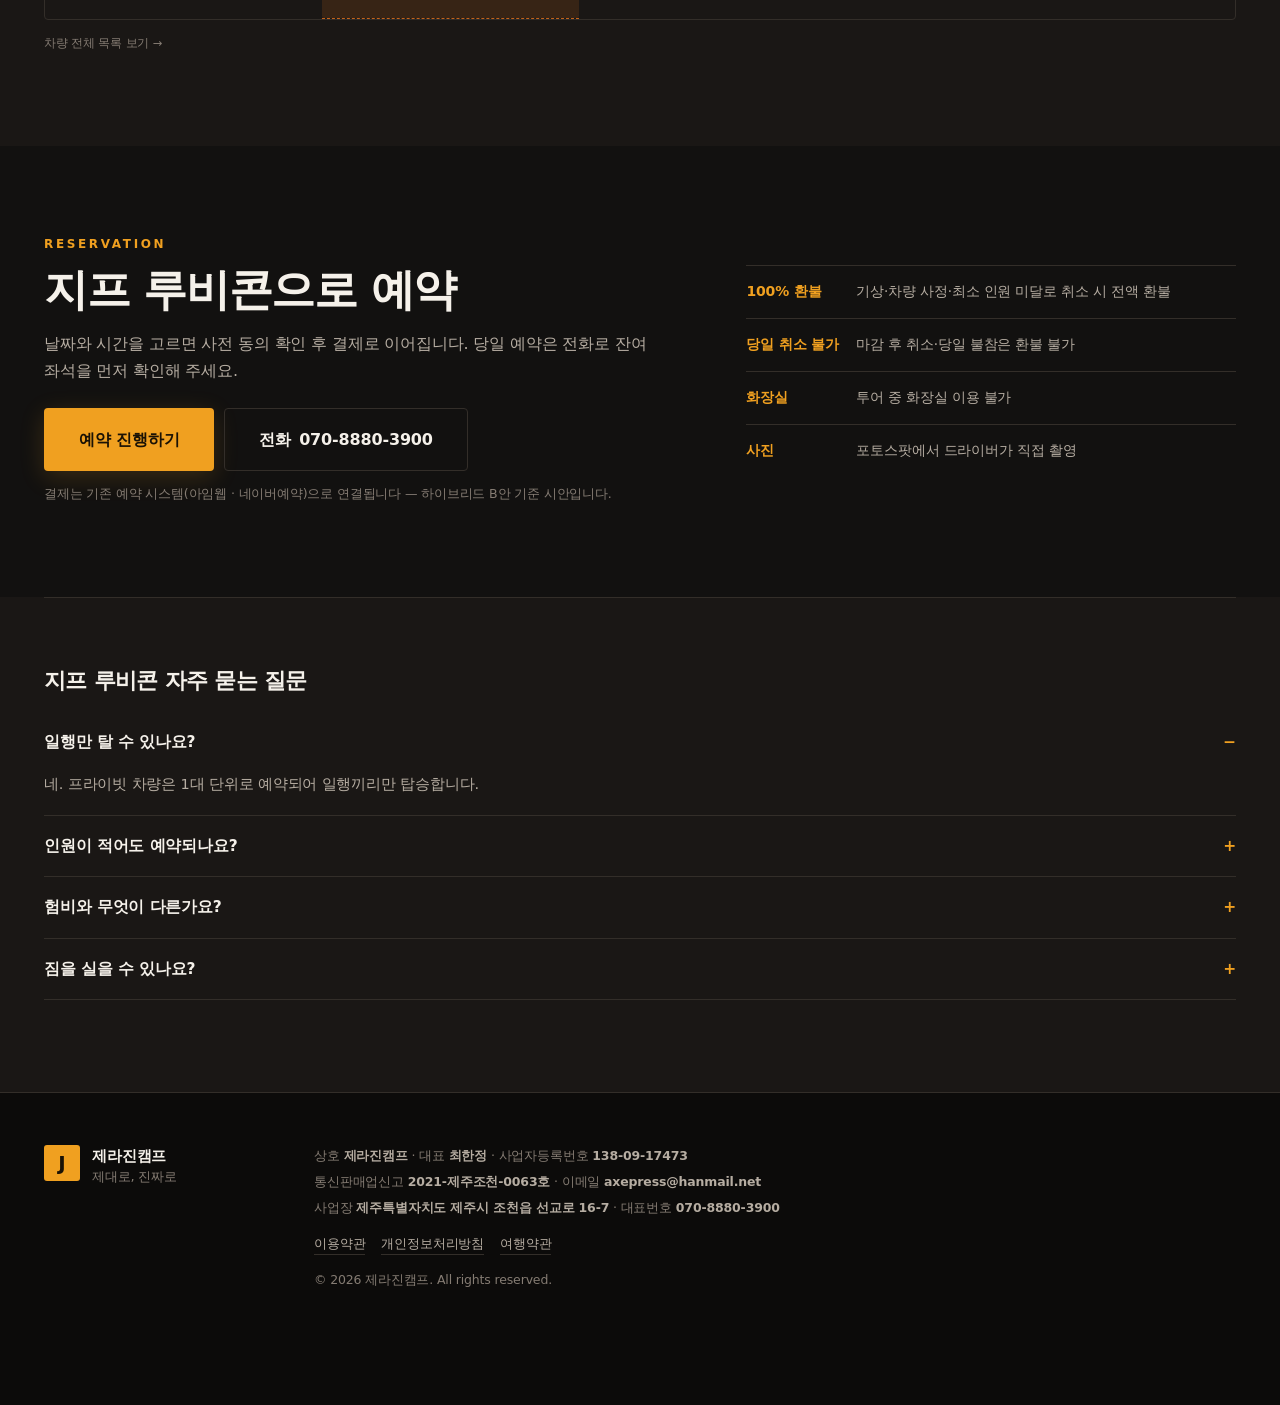
<file: vehicles-rubicon.html>
<!doctype html>
<html lang="ko">
<head>
<meta charset="utf-8">
<meta name="viewport" content="width=device-width, initial-scale=1, viewport-fit=cover">
<title>지프 루비콘 | 제라진 오프로드</title>
<meta name="description" content="지프 루비콘 — 제주 조천 13만 평 곶자왈을 달리는 제라진 오프로드 투어 차량.">
<link rel="canonical" href="https://jejugrapher.github.io/jejuoffroad/vehicles-rubicon.html">
<link rel="icon" href="assets/img/favicon-32.png" sizes="32x32">
<link rel="apple-touch-icon" href="assets/img/apple-touch-icon.png">
<meta name="theme-color" content="#121110">
<meta property="og:type" content="product">
<meta property="og:site_name" content="제라진 오프로드">
<meta property="og:title" content="지프 루비콘 | 제라진 오프로드">
<meta property="og:description" content="지프 루비콘 — 제주 조천 13만 평 곶자왈을 달리는 제라진 오프로드 투어 차량.">
<meta property="og:image" content="https://jejugrapher.github.io/jejuoffroad/assets/img/rubicon-hero.jpg">
<meta property="og:url" content="https://jejugrapher.github.io/jejuoffroad/vehicles-rubicon.html">
<meta name="twitter:card" content="summary_large_image">
<link rel="stylesheet" href="assets/css/style.css?v=20261020a">
</head>
<body class="sub" data-page="vehicle" data-vehicle="rubicon">

<header class="hdr solid" id="hdr">
  <div class="hdr-in">
    <a class="logo" href="index.html">
      <span class="logo-mark">J</span>
      <span class="logo-txt"><b>JERAZIN</b><em>OFF-ROAD · JEJU</em></span>
    </a>
    <nav class="gnb" id="gnb">
      <a href="about.html">ABOUT</a>
      <a href="course.html">TOUR &amp; COURSE</a>
      <a href="vehicles.html" class="on">VEHICLES</a>
      <a href="crew.html">CREW &amp; SAFETY</a>
      <a href="media.html">MEDIA</a>
      <a href="visit.html">VISIT &amp; FAQ</a>
    </nav>
    <div class="hdr-right">
      <span class="badge-tv" data-fact="media.badge"></span>
      <a class="lang" href="#">KO<span>|</span>EN</a>
      <a class="btn btn-accent btn-sm" href="reserve.html">예약하기</a>
      <button class="burger" aria-label="메뉴 열기"><span></span><span></span><span></span></button>
    </div>
  </div>
</header>

<main>
<section class="vh-hero">
  <div class="vh-hero-media">
    <img src="assets/img/rubicon-hero.jpg" alt="제라진 코스에 선 지프 랭글러 루비콘">
    <div class="vh-hero-scrim"></div>
  </div>
  <div class="wrap vh-hero-in">
    <nav class="crumb"><a href="index.html">HOME</a><span>/</span><a href="vehicles.html">VEHICLES</a><span>/</span><b>JEEP RUBICON</b></nav>
    <span class="vh-tag chip-pri">프라이빗 단독</span>
    <h1 class="vh-title">JEEP RUBICON<em>지프 랭글러 루비콘</em></h1>
    <p class="vh-lead">군용차에서 시작해 오프로드의 상징이 된 정통 SUV. <br class="pc-only">일행끼리만 단독으로 타는 프라이빗 투어 전용 차량입니다.</p>
    <div class="vh-hero-foot">
      <div class="vh-price-box">
        <span class="vh-price-l">1대 요금</span>
        <b class="vh-price" data-fact="price.rubicon"></b>
        <span class="vh-price-n"><span data-fact="scale.duration"></span> · 정원 <span data-fact="rubicon.pax"></span></span>
      </div>
      <div class="vh-hero-cta">
        <a class="btn btn-accent btn-lg" href="reserve.html">이 차량으로 예약</a>
        <a class="btn btn-ghost btn-lg" href="#gallery">디테일 보기</a>
      </div>
    </div>
  </div>
</section>

<section class="factbar">
  <div class="wrap factbar-in vh-strip">
    <div class="fb"><b data-fact="rubicon.engine"></b><span>엔진</span></div>
    <div class="fb"><b data-fact="rubicon.power"></b><span>최고출력</span></div>
    <div class="fb"><b data-fact="rubicon.pax"></b><span>탑승 정원</span></div>
    <div class="fb"><b data-fact="scale.duration"></b><span>체험 시간</span></div>
    <div class="fb"><b data-fact="rubicon.maker"></b><span>제조</span></div>
  </div>
</section>

<section class="vh-story">
  <div class="wrap vh-2col">
    <div>
      <p class="eyebrow">WHY THIS CAR</p>
      <h2 class="sec-title">오프로드라는 말의<br>원래 주인</h2>
      <p class="vh-txt">지프는 1987년부터 생산된 보디 온 프레임 타입의 정통 SUV입니다. 군용차에서 출발한 계보 그대로, 좁은 숲길과 바위 구간에서 가장 교과서적인 움직임을 보여줍니다.</p>
      <p class="vh-txt">덩치로 밀어붙이는 험비와 달리 루비콘은 정확하게 지나갑니다. 네 명이 한 대를 통째로 쓰기 때문에 가족이나 커플처럼 일행끼리만 조용히 즐기고 싶을 때 맞습니다.</p>
      <ul class="vh-points">
        <li><b>일행 단독 탑승</b><span>모르는 사람과 섞이지 않습니다</span></li>
        <li><b>보디 온 프레임</b><span>비틀림에 강한 정통 오프로드 구조</span></li>
        <li><b>좁은 구간 주파</b><span>곶자왈 숲길에서 유리한 차체 폭</span></li>
      </ul>
    </div>
    <figure class="vh-fig"><img src="assets/img/rubicon-front.jpg" alt="지프 루비콘" loading="lazy"><figcaption>제라진 도어 로고가 붙은 루비콘 — 코스 출발 직전.</figcaption></figure>
  </div>
</section>

<section class="vh-spec">
  <div class="wrap">
    <p class="eyebrow">SPECIFICATION</p>
    <h2 class="sec-title">제원과 탑승 조건</h2>
    <div class="vh-2col vh-2col-t">
      <div class="table-wrap">
        <table class="cmp spec">
          <caption>차량 제원 — 점선은 업체 확정 전 항목</caption>
          <tbody>
            <tr><th>제조사</th><td data-fact="rubicon.maker"></td></tr>
            <tr><th>특징</th><td data-fact="rubicon.origin"></td></tr>
            <tr><th>엔진</th><td data-fact="rubicon.engine"></td></tr>
            <tr><th>최고출력</th><td data-fact="rubicon.power"></td></tr>
            <tr><th>구동방식</th><td data-fact="rubicon.drive"></td></tr>
            <tr><th>전장×전폭×전고</th><td data-fact="rubicon.size"></td></tr>
            <tr><th>타이어</th><td data-fact="rubicon.tire"></td></tr>
            <tr><th>최저 지상고</th><td data-fact="rubicon.clearance"></td></tr>
            <tr><th>탑승 정원</th><td data-fact="rubicon.pax"></td></tr>
          </tbody>
        </table>
      </div>
      <div class="safety">
        <h3>이 차량 탑승 조건</h3>
        <ul class="rules">
          <li><span>연령</span><b data-fact="rules.ageMin"></b> 이상 · <i data-fact="rules.guardian"></i></li>
          <li><span>신장</span><b data-fact="rubicon.heightMax"></b> 이상 탑승 제한</li>
          <li><span>체중</span><b data-fact="rubicon.weightMax"></b> 이상 탑승 제한</li>
          <li><span>건강</span>임산부 · 심혈관 질환 · 척추/관절 질환자 탑승 제한</li>
          <li><span>운전</span><b data-fact="rules.driveSelf"></b></li>
          <li><span>복장</span>진흙·먼지가 묻습니다. 갈아입을 옷을 권합니다</li>
        </ul>
        <p class="waiver">프라이빗 차량은 1대 단위로 예약됩니다. 정원을 넘는 인원은 다른 차량으로 나누어 배정됩니다.</p>
      </div>
    </div>
  </div>
</section>

<section class="vh-gal" id="gallery">
  <div class="wrap">
    <p class="eyebrow">DETAILS</p>
    <h2 class="sec-title">가까이서 봅니다</h2>
    <div class="vh-gal-grid">
      <figure><img src="assets/img/rubicon-front.jpg" alt="전면에서 본 차체" loading="lazy"><figcaption>전면에서 본 차체</figcaption></figure>
      <figure><img src="assets/img/rubicon-door.jpg" alt="도어의 제라진 오프로드 로고" loading="lazy"><figcaption>도어의 제라진 오프로드 로고</figcaption></figure>
      <figure><img src="assets/img/vehicle-rubicon.jpg" alt="사이드 실루엣과 오프로드 타이어" loading="lazy"><figcaption>사이드 실루엣과 오프로드 타이어</figcaption></figure>
      <figure><div class="vh-shot-todo"><span class="m-ph">휠·타이어 클로즈업</span></div><figcaption>촬영 예정 — 휠·타이어 클로즈업</figcaption></figure>
      <figure><div class="vh-shot-todo"><span class="m-ph">인테리어·시트 배치</span></div><figcaption>촬영 예정 — 인테리어·시트 배치</figcaption></figure>
      <figure><div class="vh-shot-todo"><span class="m-ph">루프 오픈 상태</span></div><figcaption>촬영 예정 — 루프 오픈 상태</figcaption></figure>
    </div>
    <div class="vh-360">
      <div class="vh-360-ph"><span class="m-ph">360° 차량 뷰 자리 — 드래그해서 돌려보는 인터랙티브</span></div>
      <div class="vh-360-txt">
        <h3>360° 차량 뷰</h3>
        <p>차량을 한 바퀴 돌며 촬영한 이미지 시퀀스로 외관을 직접 돌려볼 수 있게 합니다.
          예약 전 차량 크기를 체감하는 것이 전환율에 가장 크게 작용합니다.</p>
        <p class="vh-note">※ 차량 전용 디테일 촬영은 추가 촬영 항목입니다.</p>
      </div>
    </div>
    
  </div>
</section>

<section class="vh-course">
  <div class="vh-course-bg"><img src="assets/img/course.jpg" alt="" loading="lazy"><div class="eco-scrim"></div></div>
  <div class="wrap vh-course-in">
    <p class="eyebrow">THE COURSE</p>
    <h2 class="sec-title">이 차로 달리는 <span class="accent" data-fact="scale.course"></span></h2>
    <p class="vh-txt">한초이 마스터가 설계한 <b data-fact="scale.events"></b>개 익스트림 구간을 그대로 통과합니다.
      초원 질주 → 곶자왈 돌파 → <b data-fact="scale.pond"></b> 포토타임 → 한라마 조우 → 급경사·진흙 구간.
      루비콘은 차체 폭이 좁아 곶자왈 숲길 구간에서 나뭇가지와의 거리가 더 가깝게 느껴집니다.</p>
    <div class="vh-course-cta">
      <a class="btn btn-line" href="course.html">코스 전체 보기</a>
      <a class="btn btn-line" href="media.html">360° 코스 미리보기</a>
    </div>
  </div>
</section>

<section class="vh-cmp">
  <div class="wrap">
    <p class="eyebrow">COMPARE</p>
    <h2 class="sec-title">다른 차량과 비교</h2>
    <p class="sec-sub">일행만 단독으로 타고 싶다면 프라이빗 차량이, 처음이고 가볍게 즐기고 싶다면 혼승 SUV가 맞습니다.</p>
    <div class="table-wrap">
      <table class="cmp">
        <thead><tr><th>차량</th><th>탑승</th><th>요금</th><th>형태</th><th>이런 분께</th></tr></thead>
        <tbody>
          <tr><td><a href="vehicles-h1.html">험머 H1 (험비)</a></td><td data-fact="h1.pax"></td><td><b data-fact="price.hummerH1"></b> / 1인</td><td>혼승 또는 단체</td><td>임팩트 · 단체 · 사진</td></tr>
          <tr><td><a href="vehicles-h3.html">험머 H3</a></td><td data-fact="h3.pax"></td><td><b data-fact="price.hummerH3"></b> / 1대</td><td>프라이빗</td><td>가족 · 커플</td></tr>
          <tr class="is-this"><td>지프 루비콘 <span class="chip chip-vip">현재 보는 차량</span></td><td data-fact="rubicon.pax"></td><td><b data-fact="price.rubicon"></b> / 1대</td><td>프라이빗</td><td>정통 오프로드</td></tr>
          <tr><td><a href="vehicles-komando.html">코만도</a></td><td data-fact="komando.pax"></td><td><b data-fact="price.komando"></b> / 1대</td><td>프라이빗</td><td>일행 단독 · 퍼포먼스</td></tr>
          <tr><td><a href="vehicles-suv.html">오프로드 SUV</a></td><td data-fact="suv.pax"></td><td><b data-fact="price.publicPerPerson"></b> / 1인</td><td>혼승</td><td>처음 · 가성비</td></tr>
        </tbody>
      </table>
    </div>
    <p class="map-note" style="margin-top:14px"><a href="vehicles.html">차량 전체 목록 보기 →</a></p>
  </div>
</section>

<section class="vh-book" id="book">
  <div class="wrap">
    <div class="vh-book-in">
      <div>
        <p class="eyebrow">RESERVATION</p>
        <h2 class="sec-title">지프 루비콘으로 예약</h2>
        <p class="vh-txt">날짜와 시간을 고르면 사전 동의 확인 후 결제로 이어집니다.
          당일 예약은 전화로 잔여 좌석을 먼저 확인해 주세요.</p>
        <div class="vh-book-cta">
          <a class="btn btn-accent btn-lg" href="reserve.html">예약 진행하기</a>
          <a class="btn btn-line btn-lg" href="tel:07088803900">전화 <b data-fact="brand.tel"></b></a>
        </div>
        <p class="reserve-note">결제는 기존 예약 시스템(아임웹 · 네이버예약)으로 연결됩니다 — 하이브리드 B안 기준 시안입니다.</p>
      </div>
      <ul class="vh-check">
        <li><b>100% 환불</b><span>기상·차량 사정·최소 인원 미달로 취소 시 전액 환불</span></li>
        <li><b>당일 취소 불가</b><span>마감 후 취소·당일 불참은 환불 불가</span></li>
        <li><b>화장실</b><span><span data-fact="rules.restroom"></span></span></li>
        <li><b>사진</b><span>포토스팟에서 드라이버가 직접 촬영</span></li>
      </ul>
    </div>
  </div>
</section>

<section class="vh-faq">
  <div class="wrap">
    <h3 class="faq-title">지프 루비콘 자주 묻는 질문</h3>
    <div class="faq" id="faq"></div>
  </div>
</section>
</main>
<script>window.PAGE_FAQ = [
    ["일행만 탈 수 있나요?", "네. 프라이빗 차량은 1대 단위로 예약되어 일행끼리만 탑승합니다."],
    ["인원이 적어도 예약되나요?", "1대 기준 요금이라 인원이 적어도 예약할 수 있습니다. 정원을 넘길 수는 없습니다."],
    ["험비와 무엇이 다른가요?", "험비는 덩치와 압도감, 루비콘은 정통 오프로드의 주행 감각입니다. 단독 탑승을 원하면 루비콘 쪽이 맞습니다."],
    ["짐을 실을 수 있나요?", "투어 중에는 귀중품만 소지하고 나머지는 사무실에 보관하는 것을 권합니다."]
];</script>

<footer class="ftr">
  <div class="wrap ftr-in">
    <div class="ftr-brand">
      <span class="logo-mark">J</span>
      <p><b data-fact="brand.nameKo"></b><br><span data-fact="brand.tagline"></span></p>
    </div>
    <div class="ftr-biz">
      <p>상호 <b data-fact="brand.nameKo"></b> · 대표 <b data-fact="brand.ceo"></b> ·
         사업자등록번호 <b data-fact="brand.bizNo"></b></p>
      <p>통신판매업신고 <b data-fact="brand.mailOrderNo"></b> · 이메일 <b data-fact="brand.email"></b></p>
      <p>사업장 <b data-fact="brand.addrRoad"></b> · 대표번호 <b data-fact="brand.tel"></b></p>
      <p class="ftr-links"><a href="#">이용약관</a><a href="#">개인정보처리방침</a><a href="#">여행약관</a></p>
      <p class="copy">© 2026 제라진캠프. All rights reserved.</p>
    </div>
  </div>
</footer>

<div class="mbar">
  <a href="tel:07088803900"><span>📞</span>전화</a>
  <a href="visit.html"><span>📍</span>길찾기</a>
  <a class="mbar-main" href="reserve.html">예약하기</a>
</div>

<div class="proto" id="proto">
  <button class="proto-t" id="protoT" aria-expanded="true">시안 패널</button>
  <div class="proto-b" id="protoB">
    <label><input type="checkbox" id="phToggle" checked> 미확정 수치 강조</label>
    <p class="proto-n">점선 = 업체 확정 전 플레이스홀더<br>값은 <code>assets/js/fact.js</code> 한 곳에서 관리</p>
    <p class="proto-c" id="phCount"></p>
  </div>
</div>

<script src="assets/js/fact.js?v=20261020a"></script>
<script src="assets/js/main.js?v=20261020a"></script>
</body>
</html>
</file>
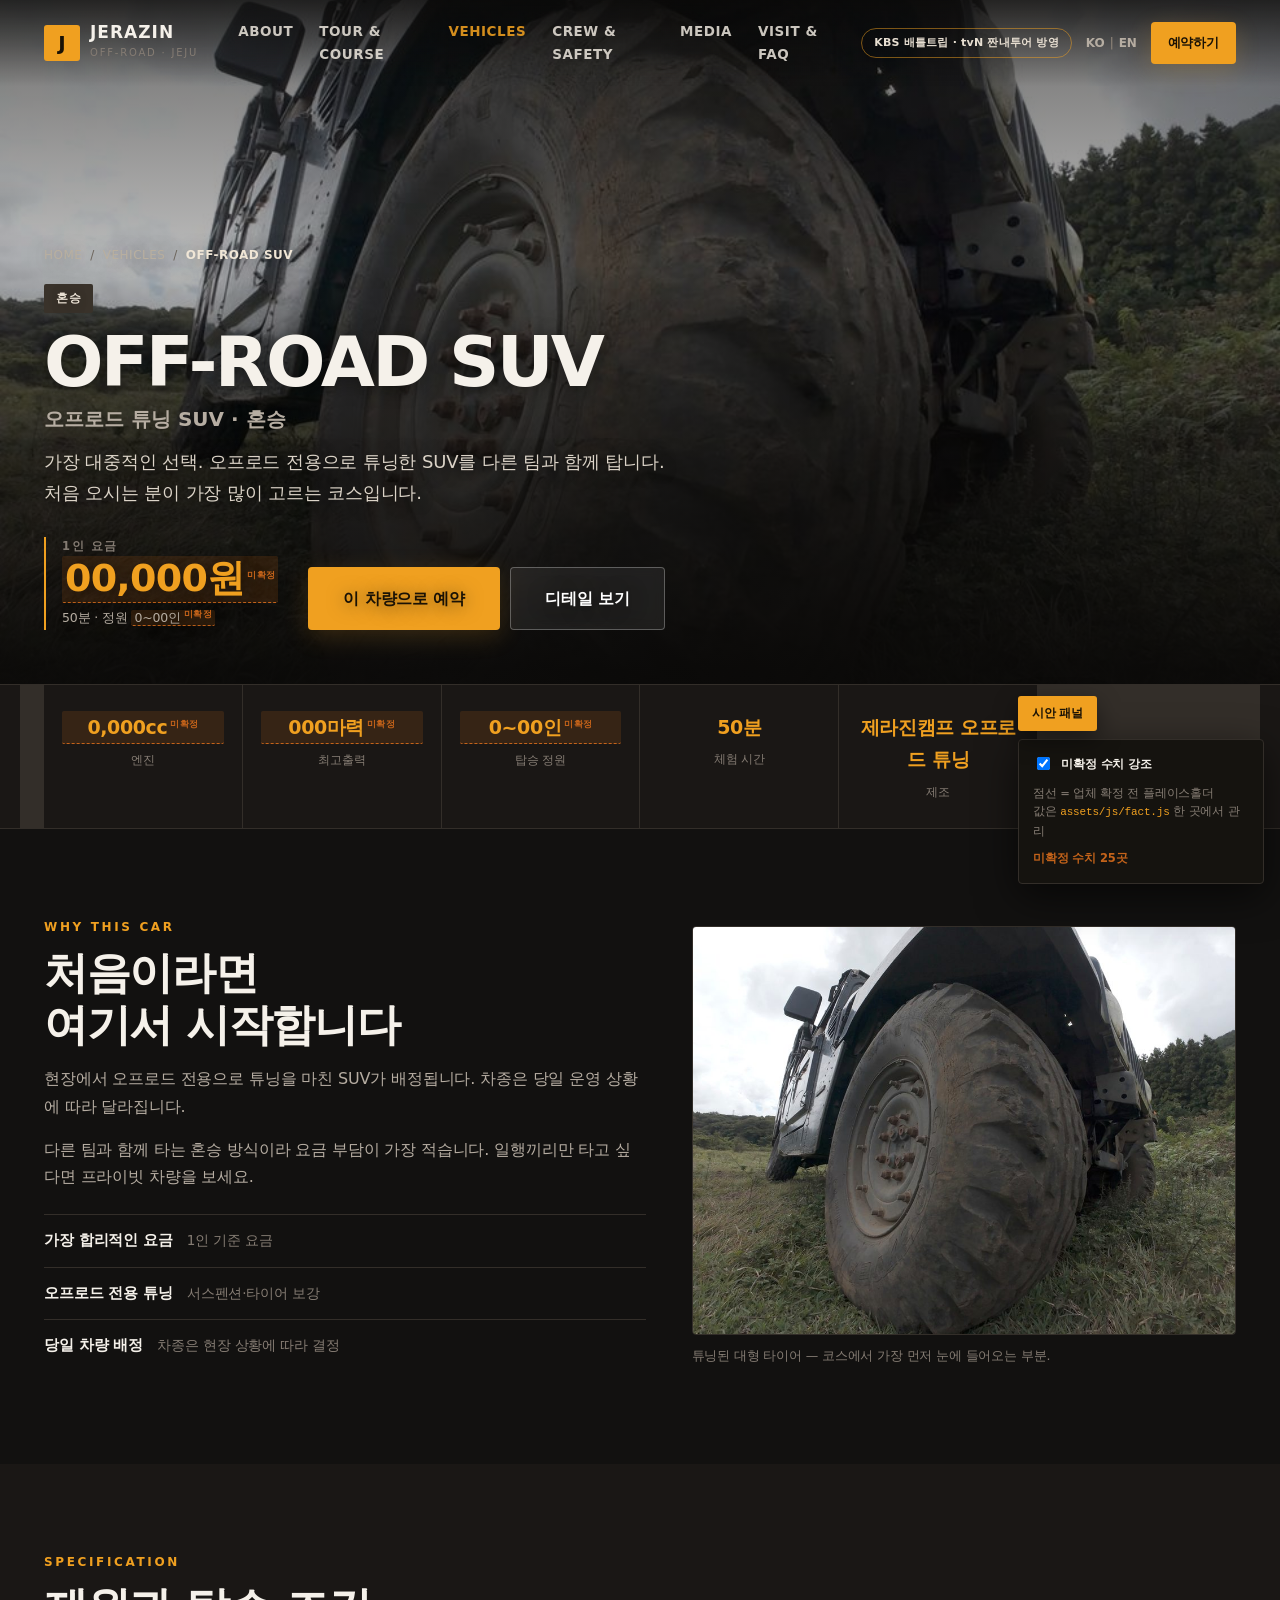
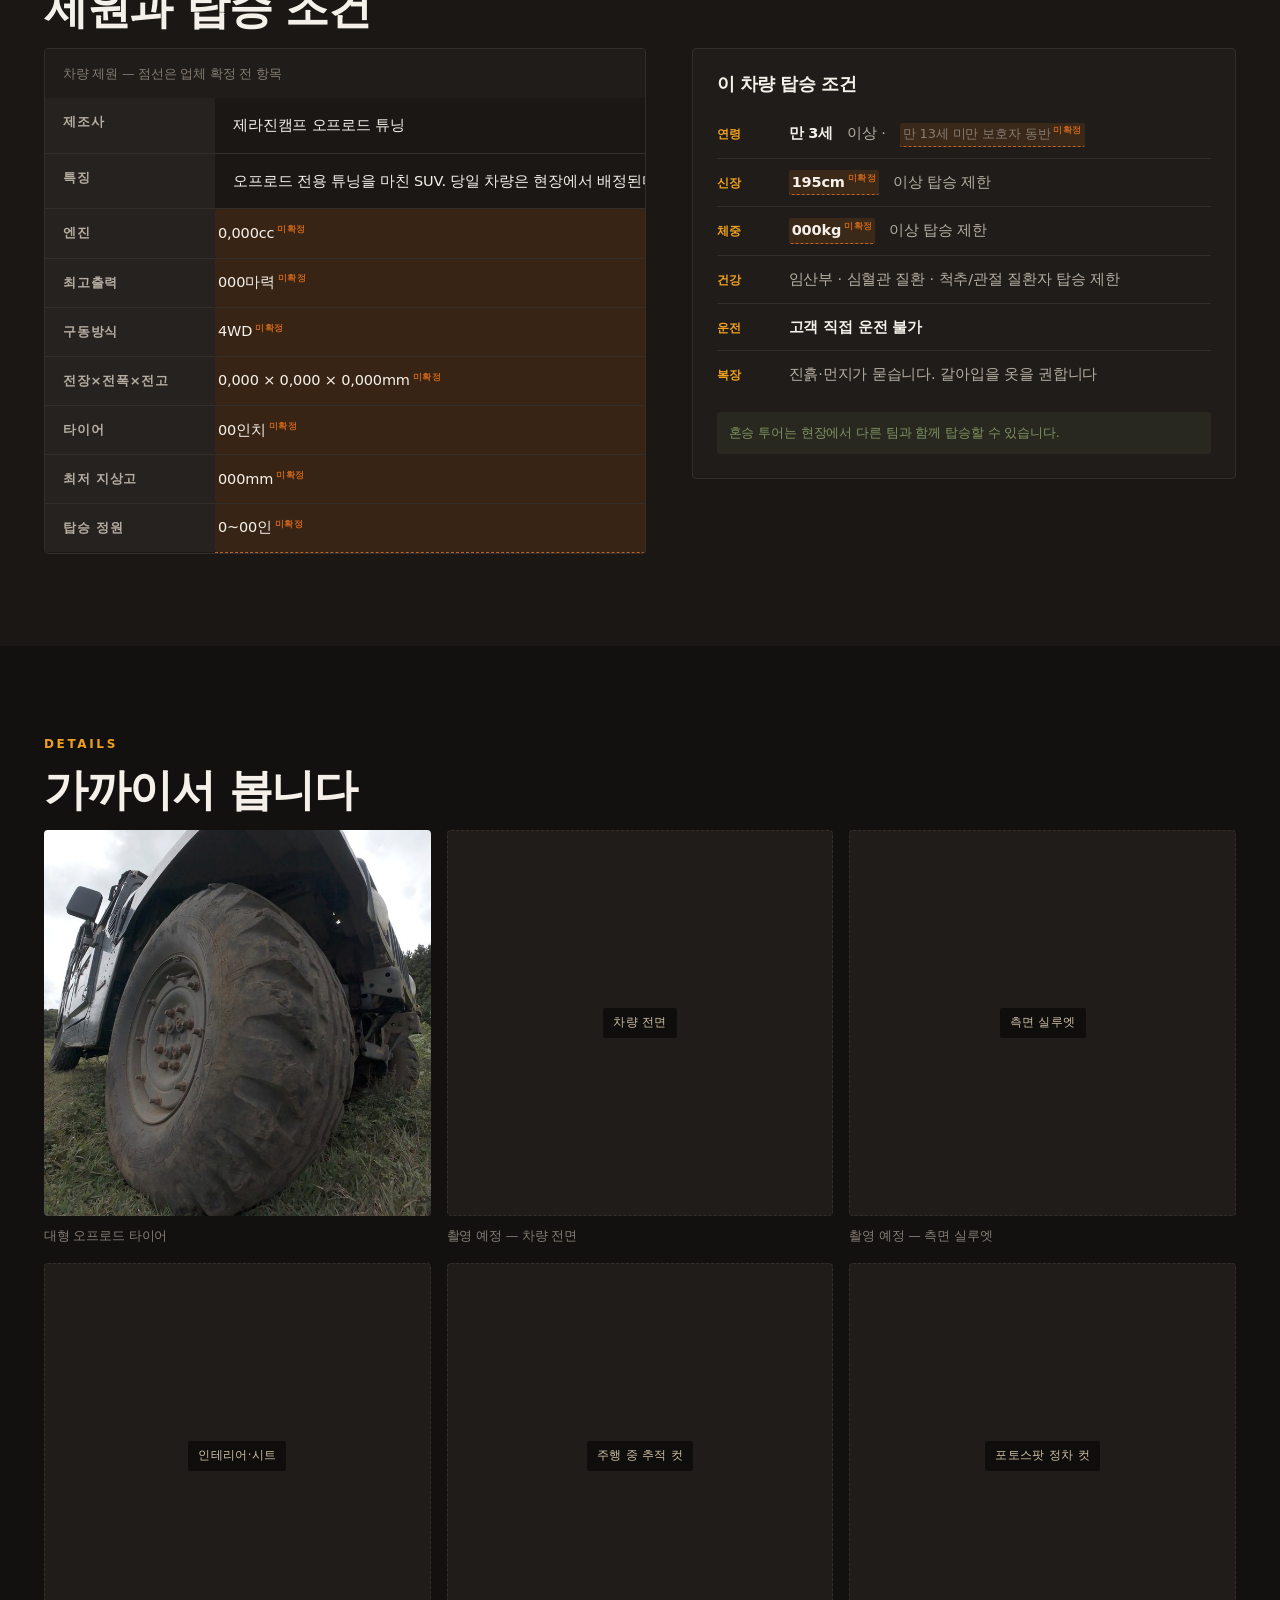
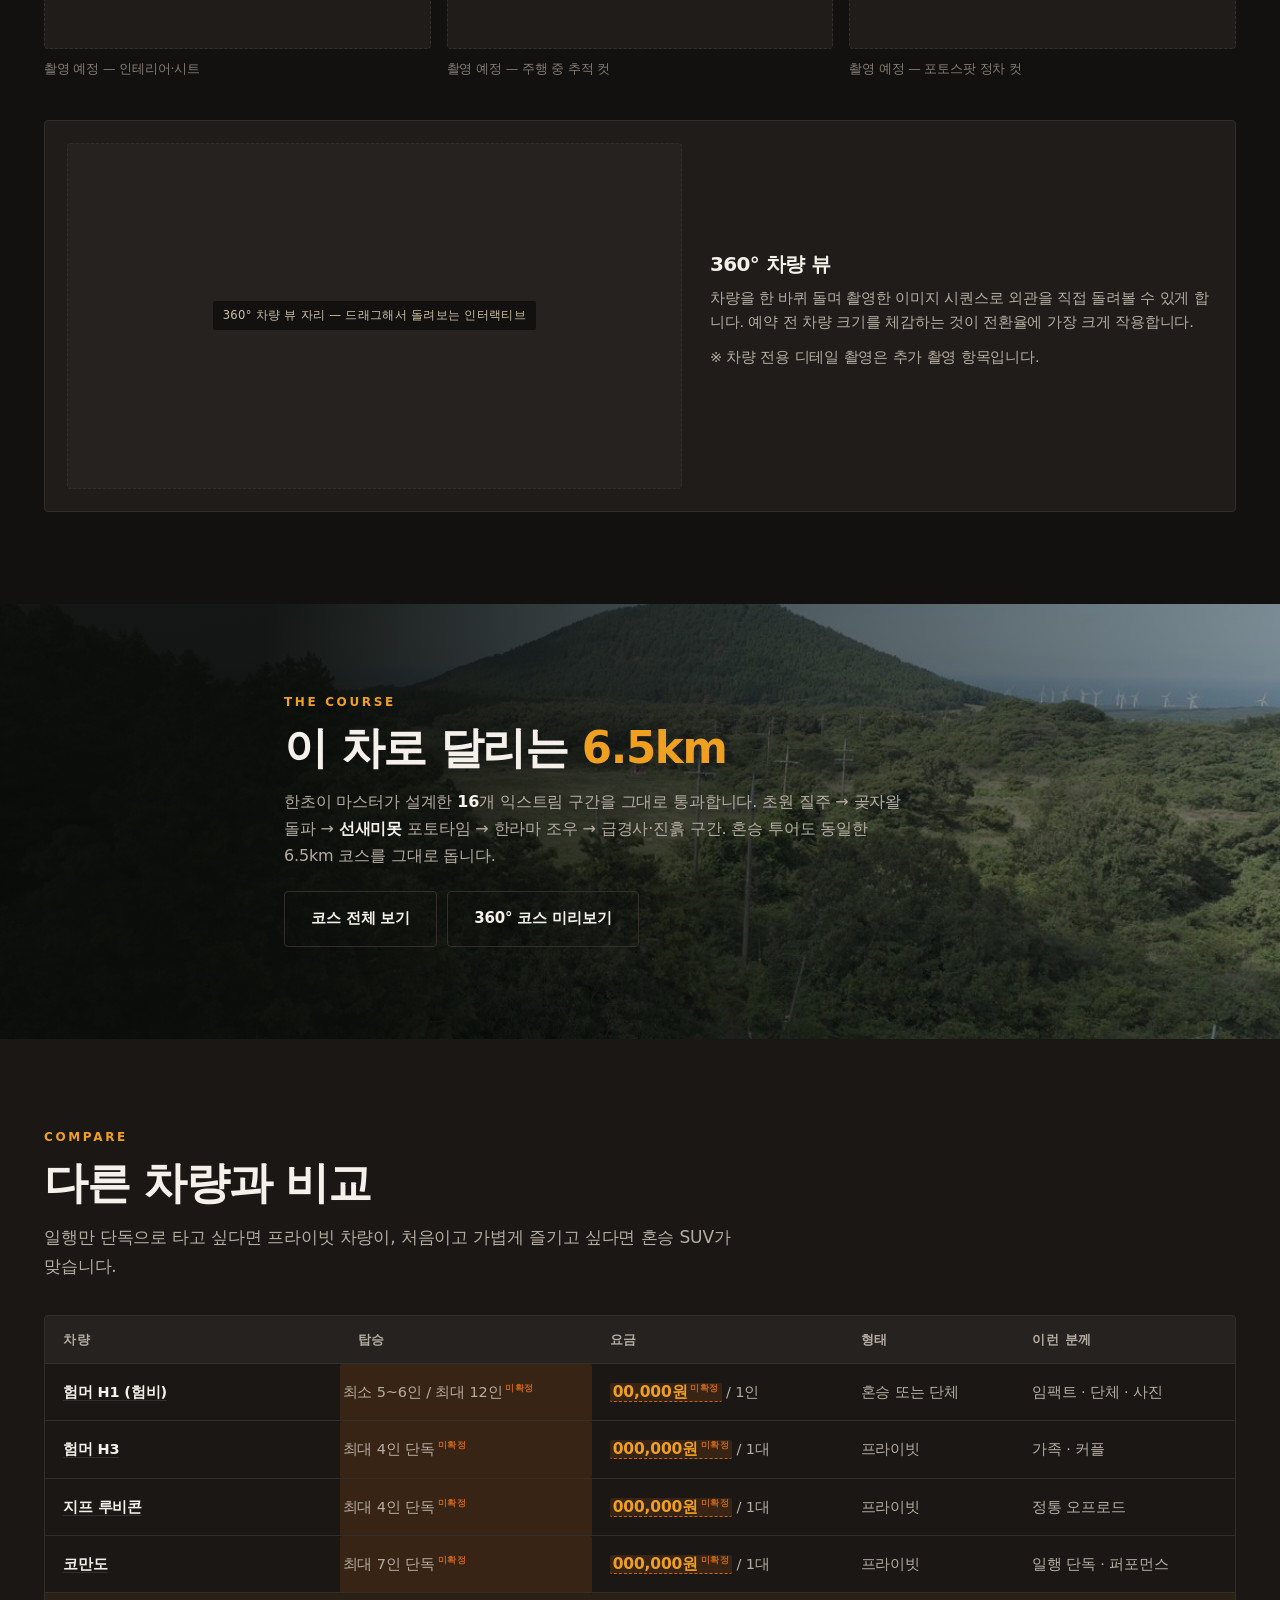
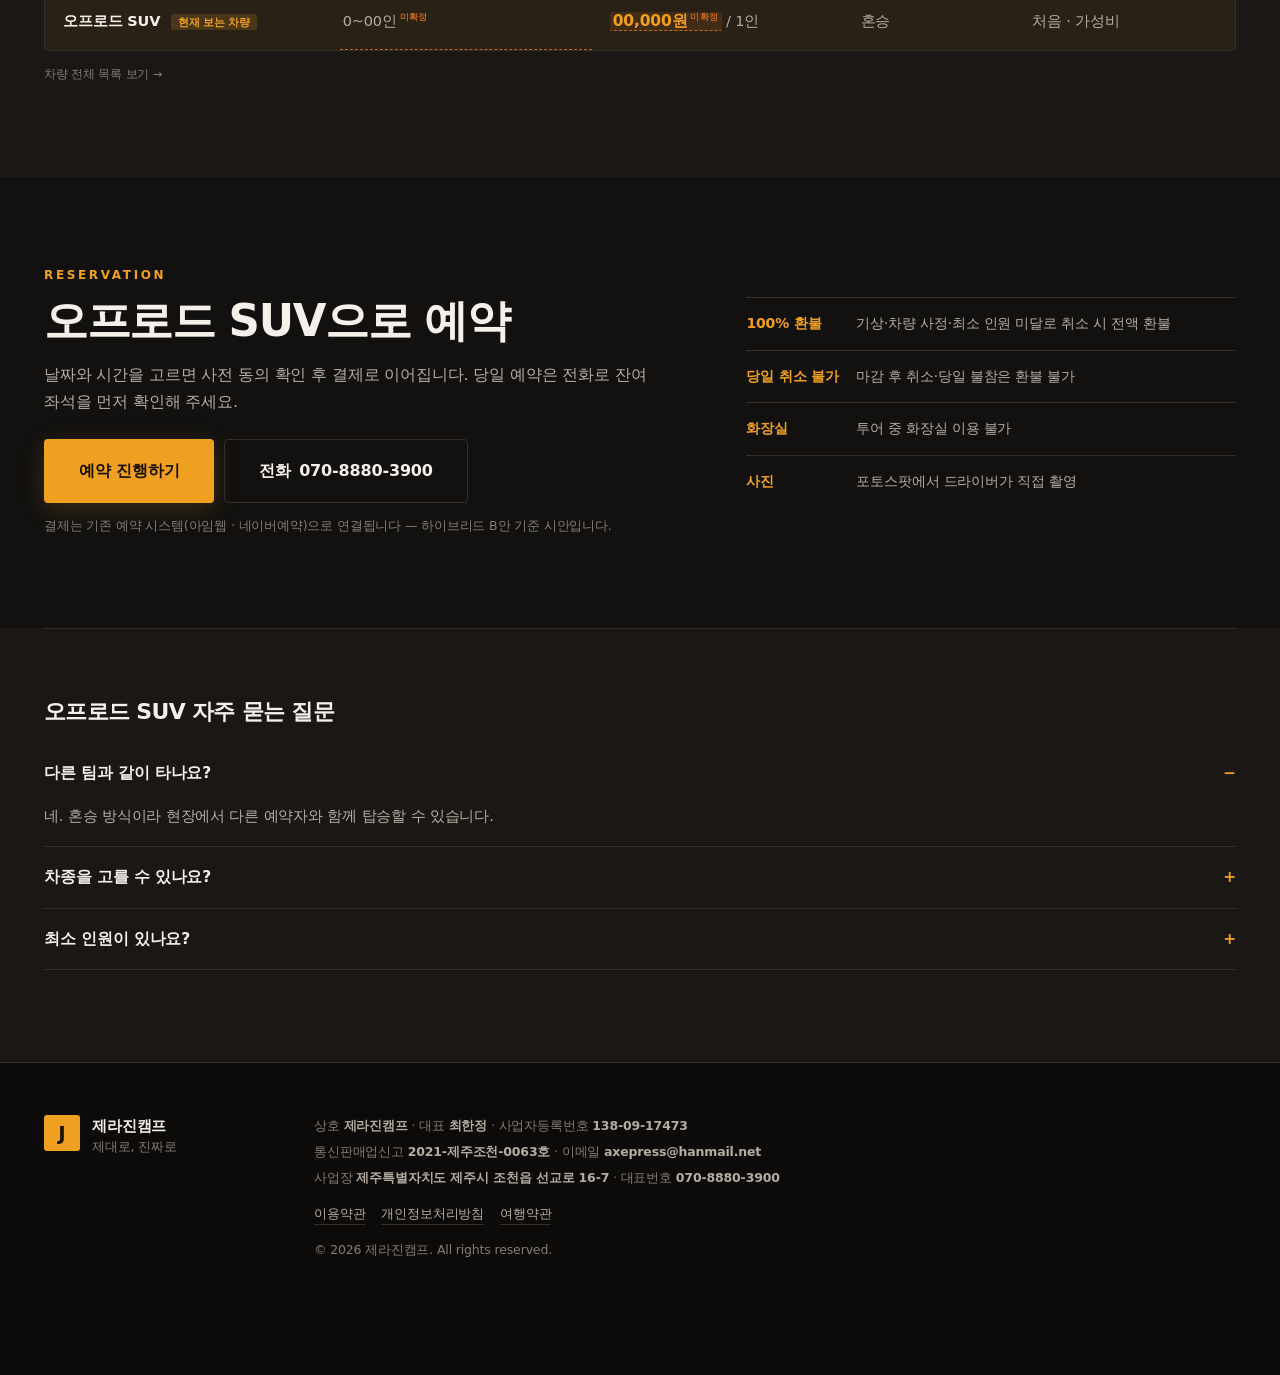
<file: vehicles-suv.html>
<!doctype html>
<html lang="ko">
<head>
<meta charset="utf-8">
<meta name="viewport" content="width=device-width, initial-scale=1, viewport-fit=cover">
<title>오프로드 SUV | 제라진 오프로드</title>
<meta name="description" content="오프로드 SUV — 제주 조천 13만 평 곶자왈을 달리는 제라진 오프로드 투어 차량.">
<link rel="canonical" href="https://jejugrapher.github.io/jejuoffroad/vehicles-suv.html">
<link rel="icon" href="assets/img/favicon-32.png" sizes="32x32">
<link rel="apple-touch-icon" href="assets/img/apple-touch-icon.png">
<meta name="theme-color" content="#121110">
<meta property="og:type" content="product">
<meta property="og:site_name" content="제라진 오프로드">
<meta property="og:title" content="오프로드 SUV | 제라진 오프로드">
<meta property="og:description" content="오프로드 SUV — 제주 조천 13만 평 곶자왈을 달리는 제라진 오프로드 투어 차량.">
<meta property="og:image" content="https://jejugrapher.github.io/jejuoffroad/assets/img/vehicle-suv.jpg">
<meta property="og:url" content="https://jejugrapher.github.io/jejuoffroad/vehicles-suv.html">
<meta name="twitter:card" content="summary_large_image">
<link rel="stylesheet" href="assets/css/style.css?v=20261020a">
</head>
<body class="sub" data-page="vehicle" data-vehicle="suv">

<header class="hdr solid" id="hdr">
  <div class="hdr-in">
    <a class="logo" href="index.html">
      <span class="logo-mark">J</span>
      <span class="logo-txt"><b>JERAZIN</b><em>OFF-ROAD · JEJU</em></span>
    </a>
    <nav class="gnb" id="gnb">
      <a href="about.html">ABOUT</a>
      <a href="course.html">TOUR &amp; COURSE</a>
      <a href="vehicles.html" class="on">VEHICLES</a>
      <a href="crew.html">CREW &amp; SAFETY</a>
      <a href="media.html">MEDIA</a>
      <a href="visit.html">VISIT &amp; FAQ</a>
    </nav>
    <div class="hdr-right">
      <span class="badge-tv" data-fact="media.badge"></span>
      <a class="lang" href="#">KO<span>|</span>EN</a>
      <a class="btn btn-accent btn-sm" href="reserve.html">예약하기</a>
      <button class="burger" aria-label="메뉴 열기"><span></span><span></span><span></span></button>
    </div>
  </div>
</header>

<main>
<section class="vh-hero">
  <div class="vh-hero-media">
    <img src="assets/img/vehicle-suv.jpg" alt="오프로드 튜닝 SUV의 대형 타이어">
    <div class="vh-hero-scrim"></div>
  </div>
  <div class="wrap vh-hero-in">
    <nav class="crumb"><a href="index.html">HOME</a><span>/</span><a href="vehicles.html">VEHICLES</a><span>/</span><b>OFF-ROAD SUV</b></nav>
    <span class="vh-tag ">혼승</span>
    <h1 class="vh-title">OFF-ROAD SUV<em>오프로드 튜닝 SUV · 혼승</em></h1>
    <p class="vh-lead">가장 대중적인 선택. 오프로드 전용으로 튜닝한 SUV를 다른 팀과 함께 탑니다. <br class="pc-only">처음 오시는 분이 가장 많이 고르는 코스입니다.</p>
    <div class="vh-hero-foot">
      <div class="vh-price-box">
        <span class="vh-price-l">1인 요금</span>
        <b class="vh-price" data-fact="price.publicPerPerson"></b>
        <span class="vh-price-n"><span data-fact="scale.duration"></span> · 정원 <span data-fact="suv.pax"></span></span>
      </div>
      <div class="vh-hero-cta">
        <a class="btn btn-accent btn-lg" href="reserve.html">이 차량으로 예약</a>
        <a class="btn btn-ghost btn-lg" href="#gallery">디테일 보기</a>
      </div>
    </div>
  </div>
</section>

<section class="factbar">
  <div class="wrap factbar-in vh-strip">
    <div class="fb"><b data-fact="suv.engine"></b><span>엔진</span></div>
    <div class="fb"><b data-fact="suv.power"></b><span>최고출력</span></div>
    <div class="fb"><b data-fact="suv.pax"></b><span>탑승 정원</span></div>
    <div class="fb"><b data-fact="scale.duration"></b><span>체험 시간</span></div>
    <div class="fb"><b data-fact="suv.maker"></b><span>제조</span></div>
  </div>
</section>

<section class="vh-story">
  <div class="wrap vh-2col">
    <div>
      <p class="eyebrow">WHY THIS CAR</p>
      <h2 class="sec-title">처음이라면<br>여기서 시작합니다</h2>
      <p class="vh-txt">현장에서 오프로드 전용으로 튜닝을 마친 SUV가 배정됩니다. 차종은 당일 운영 상황에 따라 달라집니다.</p>
      <p class="vh-txt">다른 팀과 함께 타는 혼승 방식이라 요금 부담이 가장 적습니다. 일행끼리만 타고 싶다면 프라이빗 차량을 보세요.</p>
      <ul class="vh-points">
        <li><b>가장 합리적인 요금</b><span>1인 기준 요금</span></li>
        <li><b>오프로드 전용 튜닝</b><span>서스펜션·타이어 보강</span></li>
        <li><b>당일 차량 배정</b><span>차종은 현장 상황에 따라 결정</span></li>
      </ul>
    </div>
    <figure class="vh-fig"><img src="assets/img/vehicle-suv.jpg" alt="오프로드 SUV" loading="lazy"><figcaption>튜닝된 대형 타이어 — 코스에서 가장 먼저 눈에 들어오는 부분.</figcaption></figure>
  </div>
</section>

<section class="vh-spec">
  <div class="wrap">
    <p class="eyebrow">SPECIFICATION</p>
    <h2 class="sec-title">제원과 탑승 조건</h2>
    <div class="vh-2col vh-2col-t">
      <div class="table-wrap">
        <table class="cmp spec">
          <caption>차량 제원 — 점선은 업체 확정 전 항목</caption>
          <tbody>
            <tr><th>제조사</th><td data-fact="suv.maker"></td></tr>
            <tr><th>특징</th><td data-fact="suv.origin"></td></tr>
            <tr><th>엔진</th><td data-fact="suv.engine"></td></tr>
            <tr><th>최고출력</th><td data-fact="suv.power"></td></tr>
            <tr><th>구동방식</th><td data-fact="suv.drive"></td></tr>
            <tr><th>전장×전폭×전고</th><td data-fact="suv.size"></td></tr>
            <tr><th>타이어</th><td data-fact="suv.tire"></td></tr>
            <tr><th>최저 지상고</th><td data-fact="suv.clearance"></td></tr>
            <tr><th>탑승 정원</th><td data-fact="suv.pax"></td></tr>
          </tbody>
        </table>
      </div>
      <div class="safety">
        <h3>이 차량 탑승 조건</h3>
        <ul class="rules">
          <li><span>연령</span><b data-fact="rules.ageMin"></b> 이상 · <i data-fact="rules.guardian"></i></li>
          <li><span>신장</span><b data-fact="suv.heightMax"></b> 이상 탑승 제한</li>
          <li><span>체중</span><b data-fact="suv.weightMax"></b> 이상 탑승 제한</li>
          <li><span>건강</span>임산부 · 심혈관 질환 · 척추/관절 질환자 탑승 제한</li>
          <li><span>운전</span><b data-fact="rules.driveSelf"></b></li>
          <li><span>복장</span>진흙·먼지가 묻습니다. 갈아입을 옷을 권합니다</li>
        </ul>
        <p class="waiver">혼승 투어는 현장에서 다른 팀과 함께 탑승할 수 있습니다.</p>
      </div>
    </div>
  </div>
</section>

<section class="vh-gal" id="gallery">
  <div class="wrap">
    <p class="eyebrow">DETAILS</p>
    <h2 class="sec-title">가까이서 봅니다</h2>
    <div class="vh-gal-grid">
      <figure><img src="assets/img/vehicle-suv.jpg" alt="대형 오프로드 타이어" loading="lazy"><figcaption>대형 오프로드 타이어</figcaption></figure>
      <figure><div class="vh-shot-todo"><span class="m-ph">차량 전면</span></div><figcaption>촬영 예정 — 차량 전면</figcaption></figure>
      <figure><div class="vh-shot-todo"><span class="m-ph">측면 실루엣</span></div><figcaption>촬영 예정 — 측면 실루엣</figcaption></figure>
      <figure><div class="vh-shot-todo"><span class="m-ph">인테리어·시트</span></div><figcaption>촬영 예정 — 인테리어·시트</figcaption></figure>
      <figure><div class="vh-shot-todo"><span class="m-ph">주행 중 추적 컷</span></div><figcaption>촬영 예정 — 주행 중 추적 컷</figcaption></figure>
      <figure><div class="vh-shot-todo"><span class="m-ph">포토스팟 정차 컷</span></div><figcaption>촬영 예정 — 포토스팟 정차 컷</figcaption></figure>
    </div>
    <div class="vh-360">
      <div class="vh-360-ph"><span class="m-ph">360° 차량 뷰 자리 — 드래그해서 돌려보는 인터랙티브</span></div>
      <div class="vh-360-txt">
        <h3>360° 차량 뷰</h3>
        <p>차량을 한 바퀴 돌며 촬영한 이미지 시퀀스로 외관을 직접 돌려볼 수 있게 합니다.
          예약 전 차량 크기를 체감하는 것이 전환율에 가장 크게 작용합니다.</p>
        <p class="vh-note">※ 차량 전용 디테일 촬영은 추가 촬영 항목입니다.</p>
      </div>
    </div>
    
  </div>
</section>

<section class="vh-course">
  <div class="vh-course-bg"><img src="assets/img/course.jpg" alt="" loading="lazy"><div class="eco-scrim"></div></div>
  <div class="wrap vh-course-in">
    <p class="eyebrow">THE COURSE</p>
    <h2 class="sec-title">이 차로 달리는 <span class="accent" data-fact="scale.course"></span></h2>
    <p class="vh-txt">한초이 마스터가 설계한 <b data-fact="scale.events"></b>개 익스트림 구간을 그대로 통과합니다.
      초원 질주 → 곶자왈 돌파 → <b data-fact="scale.pond"></b> 포토타임 → 한라마 조우 → 급경사·진흙 구간.
      혼승 투어도 동일한 6.5km 코스를 그대로 돕니다.</p>
    <div class="vh-course-cta">
      <a class="btn btn-line" href="course.html">코스 전체 보기</a>
      <a class="btn btn-line" href="media.html">360° 코스 미리보기</a>
    </div>
  </div>
</section>

<section class="vh-cmp">
  <div class="wrap">
    <p class="eyebrow">COMPARE</p>
    <h2 class="sec-title">다른 차량과 비교</h2>
    <p class="sec-sub">일행만 단독으로 타고 싶다면 프라이빗 차량이, 처음이고 가볍게 즐기고 싶다면 혼승 SUV가 맞습니다.</p>
    <div class="table-wrap">
      <table class="cmp">
        <thead><tr><th>차량</th><th>탑승</th><th>요금</th><th>형태</th><th>이런 분께</th></tr></thead>
        <tbody>
          <tr><td><a href="vehicles-h1.html">험머 H1 (험비)</a></td><td data-fact="h1.pax"></td><td><b data-fact="price.hummerH1"></b> / 1인</td><td>혼승 또는 단체</td><td>임팩트 · 단체 · 사진</td></tr>
          <tr><td><a href="vehicles-h3.html">험머 H3</a></td><td data-fact="h3.pax"></td><td><b data-fact="price.hummerH3"></b> / 1대</td><td>프라이빗</td><td>가족 · 커플</td></tr>
          <tr><td><a href="vehicles-rubicon.html">지프 루비콘</a></td><td data-fact="rubicon.pax"></td><td><b data-fact="price.rubicon"></b> / 1대</td><td>프라이빗</td><td>정통 오프로드</td></tr>
          <tr><td><a href="vehicles-komando.html">코만도</a></td><td data-fact="komando.pax"></td><td><b data-fact="price.komando"></b> / 1대</td><td>프라이빗</td><td>일행 단독 · 퍼포먼스</td></tr>
          <tr class="is-this"><td>오프로드 SUV <span class="chip chip-vip">현재 보는 차량</span></td><td data-fact="suv.pax"></td><td><b data-fact="price.publicPerPerson"></b> / 1인</td><td>혼승</td><td>처음 · 가성비</td></tr>
        </tbody>
      </table>
    </div>
    <p class="map-note" style="margin-top:14px"><a href="vehicles.html">차량 전체 목록 보기 →</a></p>
  </div>
</section>

<section class="vh-book" id="book">
  <div class="wrap">
    <div class="vh-book-in">
      <div>
        <p class="eyebrow">RESERVATION</p>
        <h2 class="sec-title">오프로드 SUV으로 예약</h2>
        <p class="vh-txt">날짜와 시간을 고르면 사전 동의 확인 후 결제로 이어집니다.
          당일 예약은 전화로 잔여 좌석을 먼저 확인해 주세요.</p>
        <div class="vh-book-cta">
          <a class="btn btn-accent btn-lg" href="reserve.html">예약 진행하기</a>
          <a class="btn btn-line btn-lg" href="tel:07088803900">전화 <b data-fact="brand.tel"></b></a>
        </div>
        <p class="reserve-note">결제는 기존 예약 시스템(아임웹 · 네이버예약)으로 연결됩니다 — 하이브리드 B안 기준 시안입니다.</p>
      </div>
      <ul class="vh-check">
        <li><b>100% 환불</b><span>기상·차량 사정·최소 인원 미달로 취소 시 전액 환불</span></li>
        <li><b>당일 취소 불가</b><span>마감 후 취소·당일 불참은 환불 불가</span></li>
        <li><b>화장실</b><span><span data-fact="rules.restroom"></span></span></li>
        <li><b>사진</b><span>포토스팟에서 드라이버가 직접 촬영</span></li>
      </ul>
    </div>
  </div>
</section>

<section class="vh-faq">
  <div class="wrap">
    <h3 class="faq-title">오프로드 SUV 자주 묻는 질문</h3>
    <div class="faq" id="faq"></div>
  </div>
</section>
</main>
<script>window.PAGE_FAQ = [
    ["다른 팀과 같이 타나요?", "네. 혼승 방식이라 현장에서 다른 예약자와 함께 탑승할 수 있습니다."],
    ["차종을 고를 수 있나요?", "혼승 투어는 당일 운영 상황에 따라 차량이 배정됩니다. 차종을 고르려면 프라이빗 투어를 이용해 주세요."],
    ["최소 인원이 있나요?", "최소 인원 미달 시 투어가 취소될 수 있으며, 이 경우 전액 환불됩니다."]
];</script>

<footer class="ftr">
  <div class="wrap ftr-in">
    <div class="ftr-brand">
      <span class="logo-mark">J</span>
      <p><b data-fact="brand.nameKo"></b><br><span data-fact="brand.tagline"></span></p>
    </div>
    <div class="ftr-biz">
      <p>상호 <b data-fact="brand.nameKo"></b> · 대표 <b data-fact="brand.ceo"></b> ·
         사업자등록번호 <b data-fact="brand.bizNo"></b></p>
      <p>통신판매업신고 <b data-fact="brand.mailOrderNo"></b> · 이메일 <b data-fact="brand.email"></b></p>
      <p>사업장 <b data-fact="brand.addrRoad"></b> · 대표번호 <b data-fact="brand.tel"></b></p>
      <p class="ftr-links"><a href="#">이용약관</a><a href="#">개인정보처리방침</a><a href="#">여행약관</a></p>
      <p class="copy">© 2026 제라진캠프. All rights reserved.</p>
    </div>
  </div>
</footer>

<div class="mbar">
  <a href="tel:07088803900"><span>📞</span>전화</a>
  <a href="visit.html"><span>📍</span>길찾기</a>
  <a class="mbar-main" href="reserve.html">예약하기</a>
</div>

<div class="proto" id="proto">
  <button class="proto-t" id="protoT" aria-expanded="true">시안 패널</button>
  <div class="proto-b" id="protoB">
    <label><input type="checkbox" id="phToggle" checked> 미확정 수치 강조</label>
    <p class="proto-n">점선 = 업체 확정 전 플레이스홀더<br>값은 <code>assets/js/fact.js</code> 한 곳에서 관리</p>
    <p class="proto-c" id="phCount"></p>
  </div>
</div>

<script src="assets/js/fact.js?v=20261020a"></script>
<script src="assets/js/main.js?v=20261020a"></script>
</body>
</html>
</file>
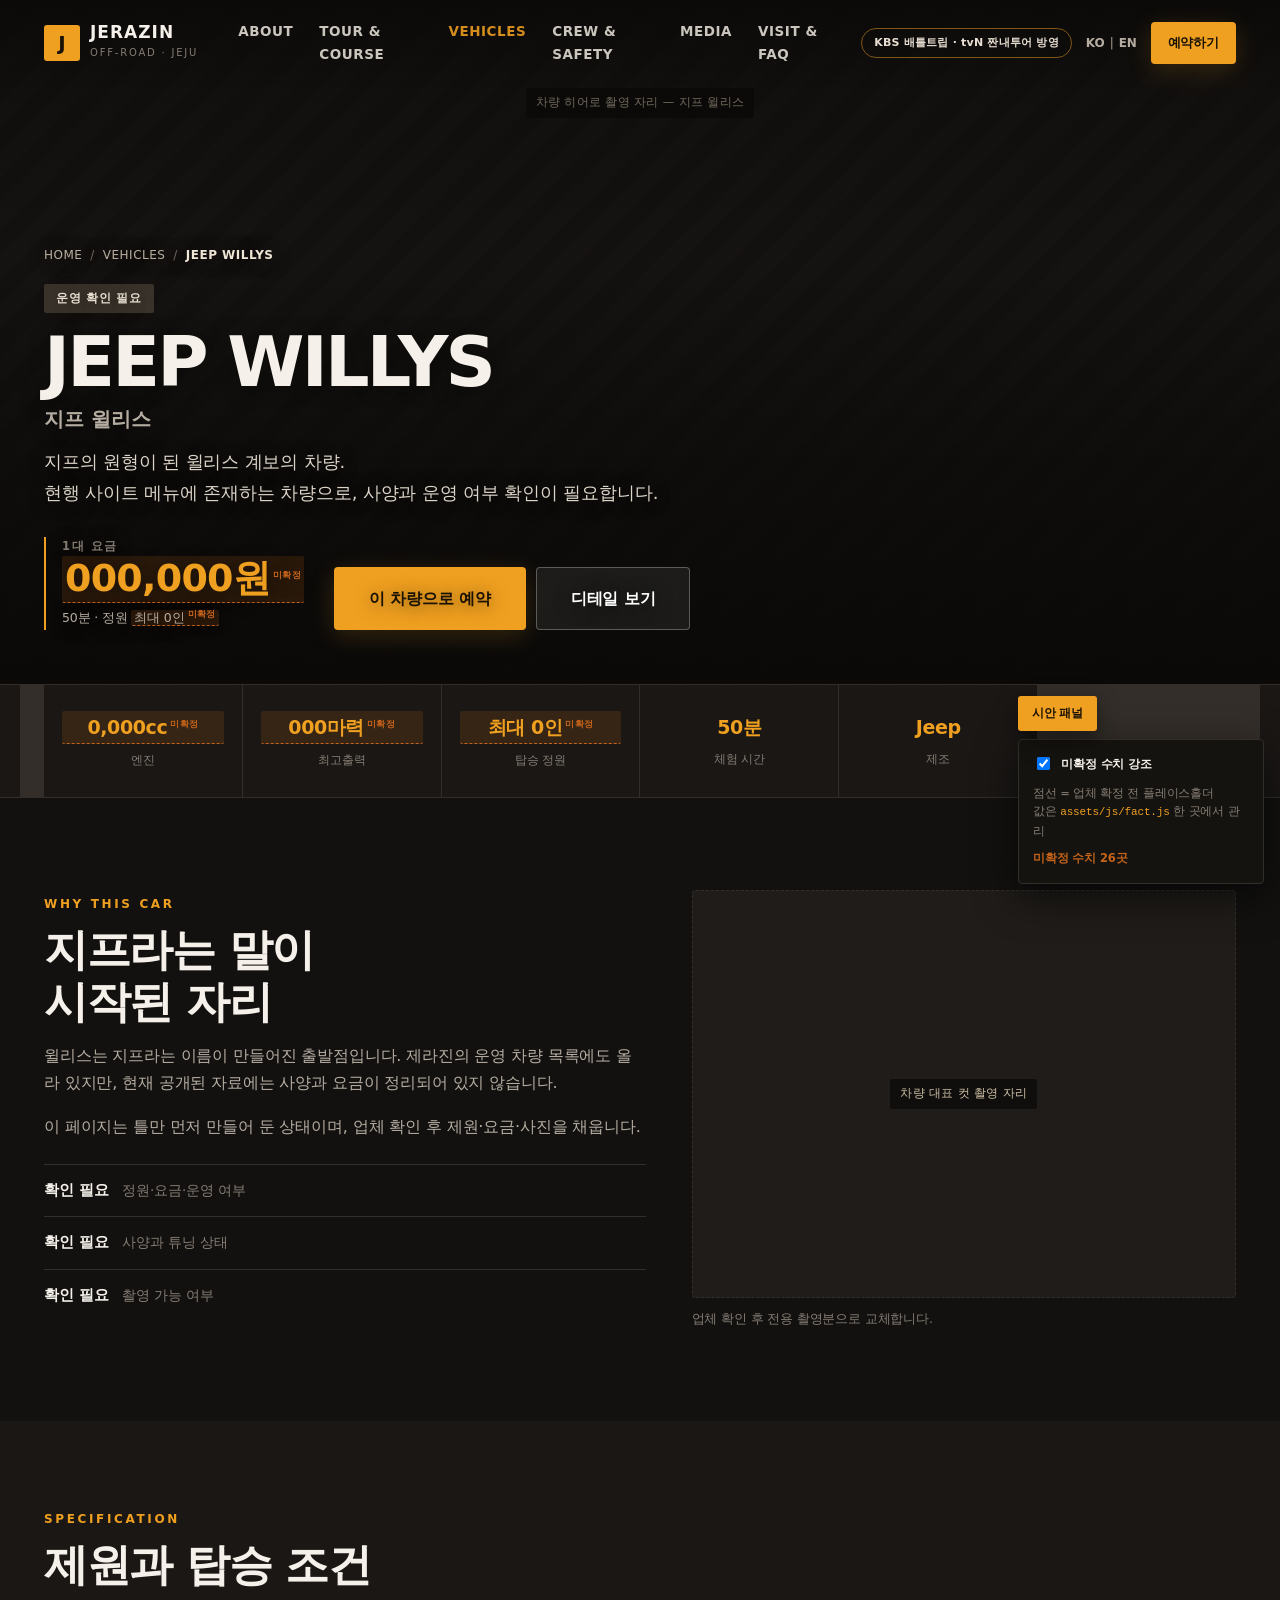
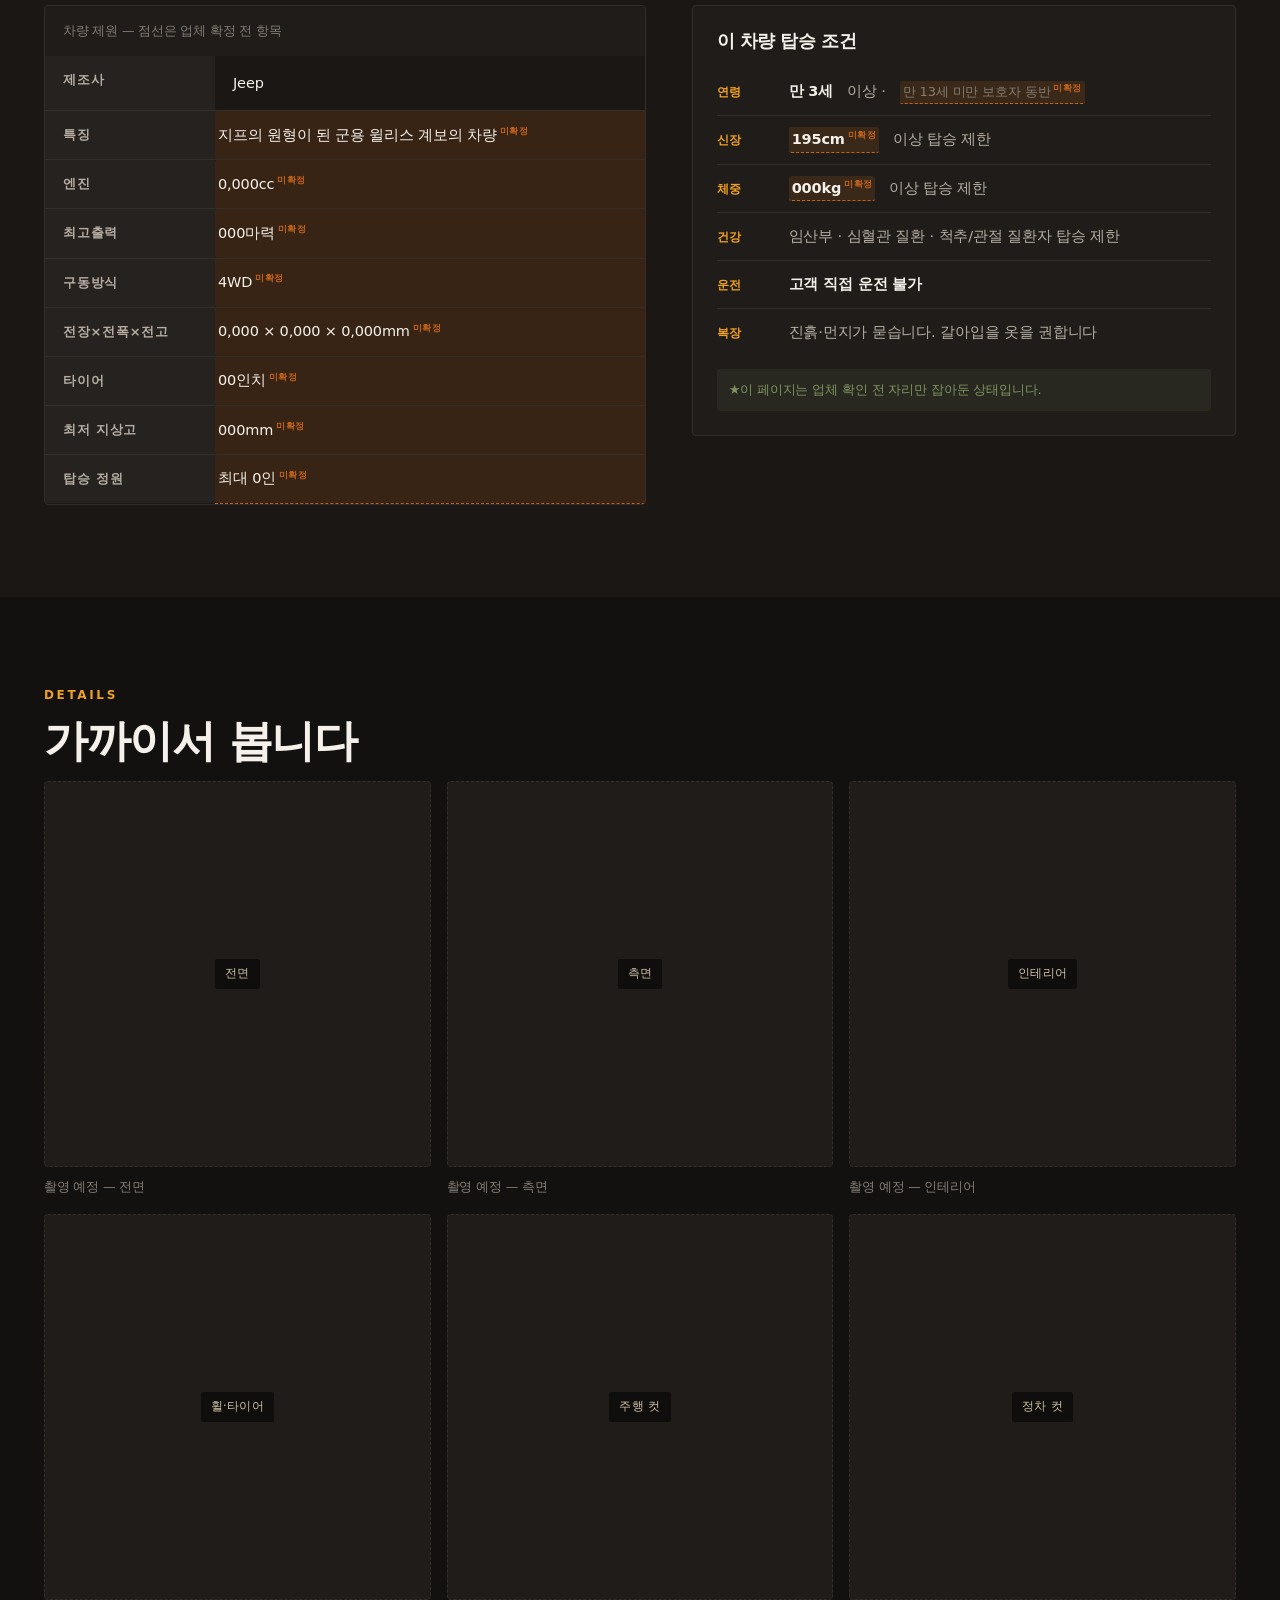
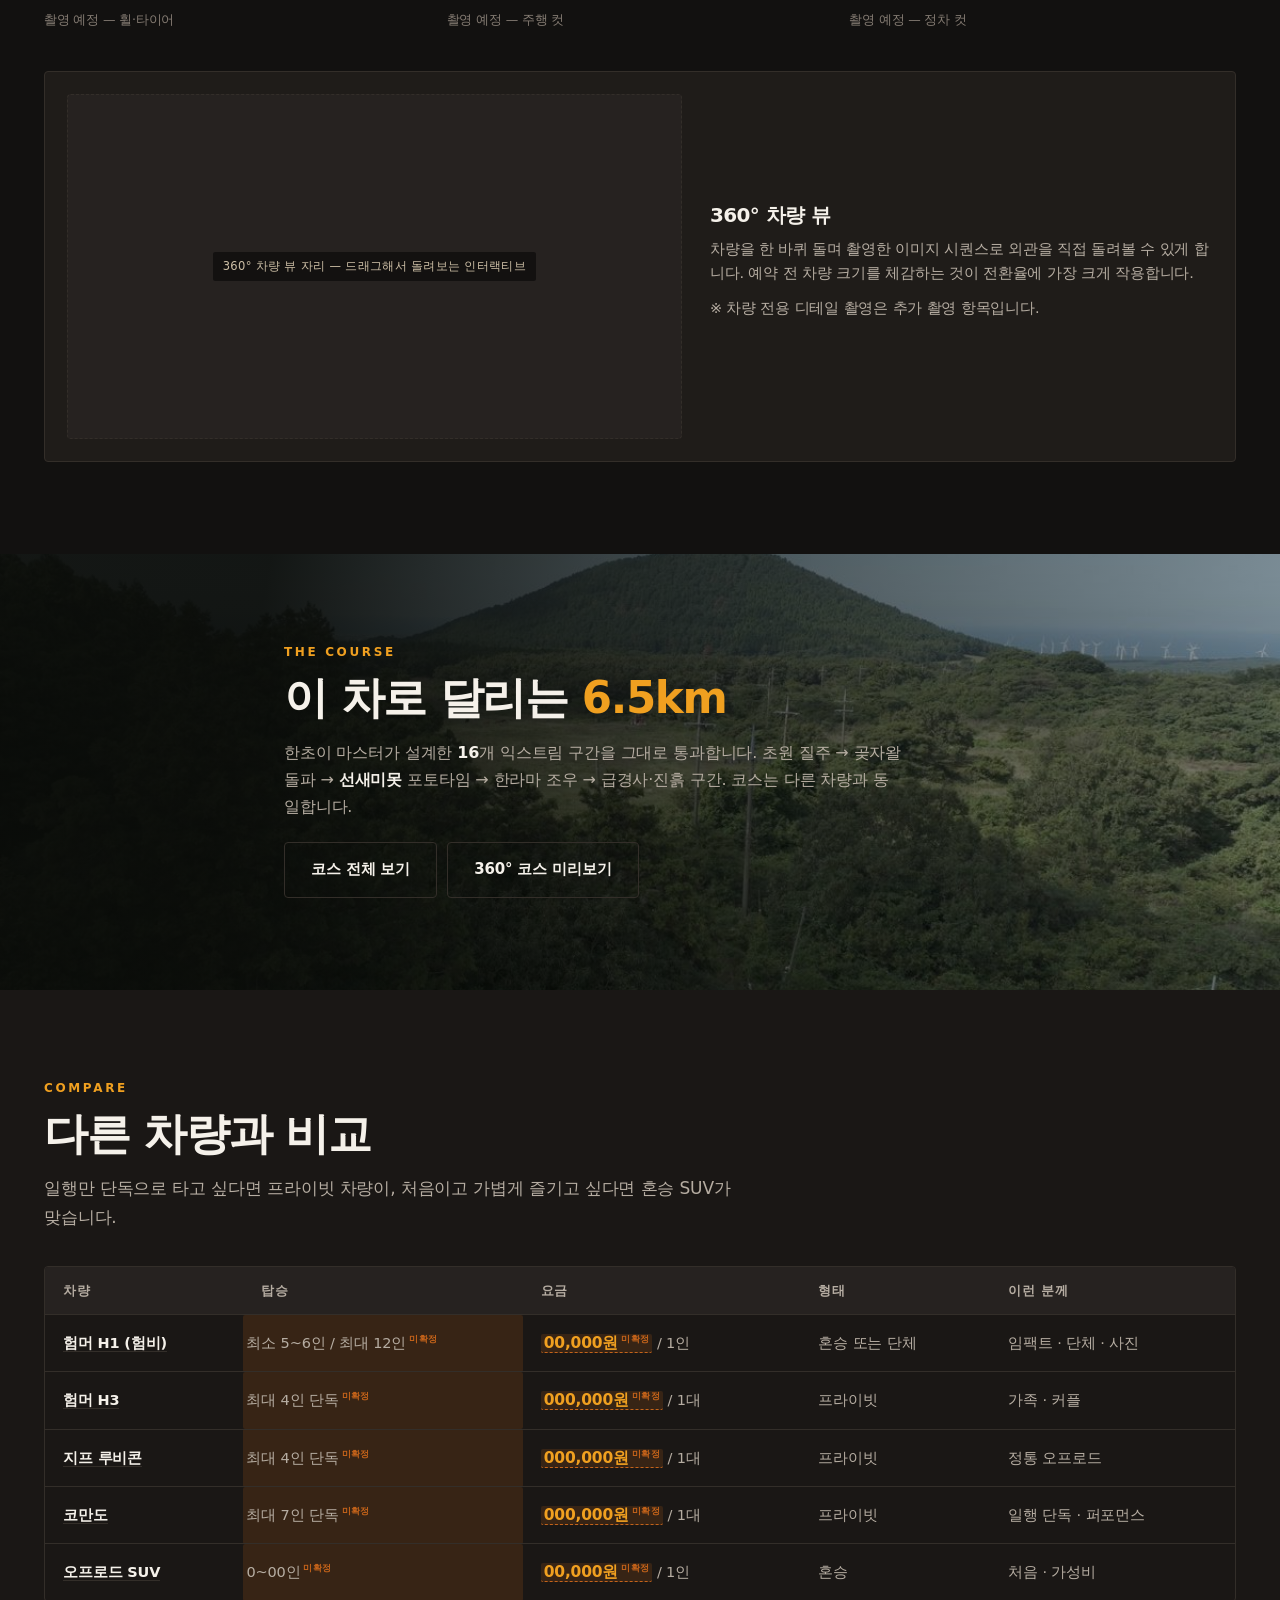
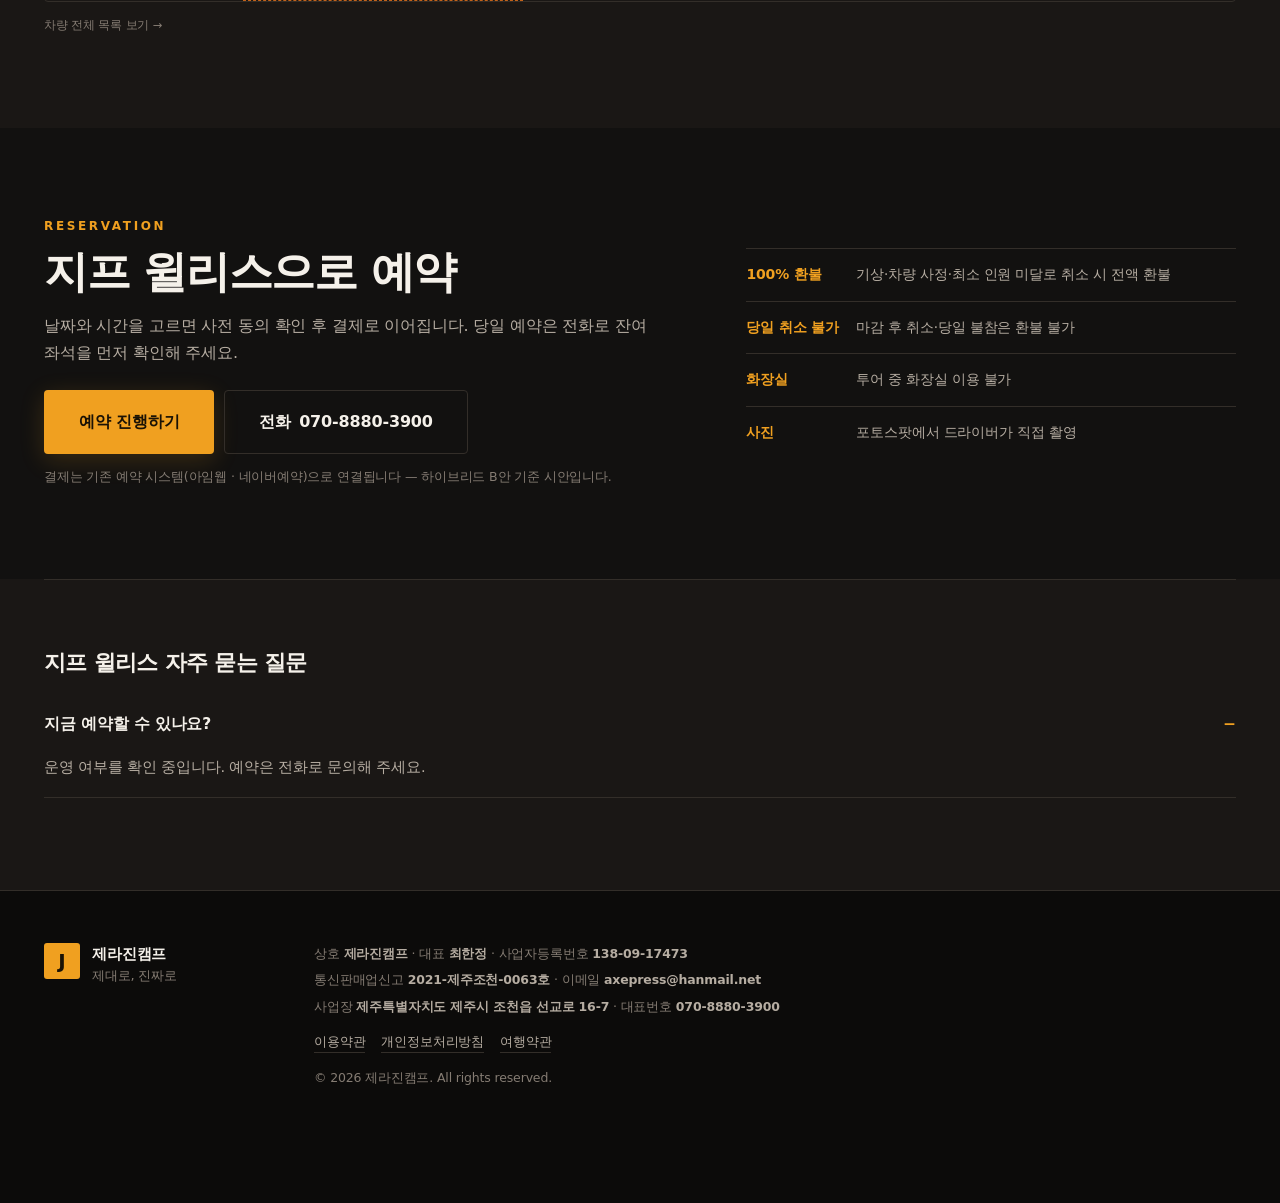
<file: vehicles-willys.html>
<!doctype html>
<html lang="ko">
<head>
<meta charset="utf-8">
<meta name="viewport" content="width=device-width, initial-scale=1, viewport-fit=cover">
<title>지프 윌리스 | 제라진 오프로드</title>
<meta name="description" content="지프 윌리스 — 제주 조천 13만 평 곶자왈을 달리는 제라진 오프로드 투어 차량.">
<link rel="canonical" href="https://jejugrapher.github.io/jejuoffroad/vehicles-willys.html">
<link rel="icon" href="assets/img/favicon-32.png" sizes="32x32">
<link rel="apple-touch-icon" href="assets/img/apple-touch-icon.png">
<meta name="theme-color" content="#121110">
<meta property="og:type" content="product">
<meta property="og:site_name" content="제라진 오프로드">
<meta property="og:title" content="지프 윌리스 | 제라진 오프로드">
<meta property="og:description" content="지프 윌리스 — 제주 조천 13만 평 곶자왈을 달리는 제라진 오프로드 투어 차량.">
<meta property="og:image" content="https://jejugrapher.github.io/jejuoffroad/assets/img/og-image.jpg">
<meta property="og:url" content="https://jejugrapher.github.io/jejuoffroad/vehicles-willys.html">
<meta name="twitter:card" content="summary_large_image">
<link rel="stylesheet" href="assets/css/style.css?v=20261020a">
</head>
<body class="sub" data-page="vehicle" data-vehicle="willys">

<header class="hdr solid" id="hdr">
  <div class="hdr-in">
    <a class="logo" href="index.html">
      <span class="logo-mark">J</span>
      <span class="logo-txt"><b>JERAZIN</b><em>OFF-ROAD · JEJU</em></span>
    </a>
    <nav class="gnb" id="gnb">
      <a href="about.html">ABOUT</a>
      <a href="course.html">TOUR &amp; COURSE</a>
      <a href="vehicles.html" class="on">VEHICLES</a>
      <a href="crew.html">CREW &amp; SAFETY</a>
      <a href="media.html">MEDIA</a>
      <a href="visit.html">VISIT &amp; FAQ</a>
    </nav>
    <div class="hdr-right">
      <span class="badge-tv" data-fact="media.badge"></span>
      <a class="lang" href="#">KO<span>|</span>EN</a>
      <a class="btn btn-accent btn-sm" href="reserve.html">예약하기</a>
      <button class="burger" aria-label="메뉴 열기"><span></span><span></span><span></span></button>
    </div>
  </div>
</header>

<main>
<section class="vh-hero">
  <div class="vh-hero-media">
    <div class="vh-hero-todo"><span class="m-ph">차량 히어로 촬영 자리 — 지프 윌리스</span></div>
    <div class="vh-hero-scrim"></div>
  </div>
  <div class="wrap vh-hero-in">
    <nav class="crumb"><a href="index.html">HOME</a><span>/</span><a href="vehicles.html">VEHICLES</a><span>/</span><b>JEEP WILLYS</b></nav>
    <span class="vh-tag ">운영 확인 필요</span>
    <h1 class="vh-title">JEEP WILLYS<em>지프 윌리스</em></h1>
    <p class="vh-lead">지프의 원형이 된 윌리스 계보의 차량. <br class="pc-only">현행 사이트 메뉴에 존재하는 차량으로, 사양과 운영 여부 확인이 필요합니다.</p>
    <div class="vh-hero-foot">
      <div class="vh-price-box">
        <span class="vh-price-l">1대 요금</span>
        <b class="vh-price" data-fact="price.privateBase"></b>
        <span class="vh-price-n"><span data-fact="scale.duration"></span> · 정원 <span data-fact="willys.pax"></span></span>
      </div>
      <div class="vh-hero-cta">
        <a class="btn btn-accent btn-lg" href="reserve.html">이 차량으로 예약</a>
        <a class="btn btn-ghost btn-lg" href="#gallery">디테일 보기</a>
      </div>
    </div>
  </div>
</section>

<section class="factbar">
  <div class="wrap factbar-in vh-strip">
    <div class="fb"><b data-fact="willys.engine"></b><span>엔진</span></div>
    <div class="fb"><b data-fact="willys.power"></b><span>최고출력</span></div>
    <div class="fb"><b data-fact="willys.pax"></b><span>탑승 정원</span></div>
    <div class="fb"><b data-fact="scale.duration"></b><span>체험 시간</span></div>
    <div class="fb"><b data-fact="willys.maker"></b><span>제조</span></div>
  </div>
</section>

<section class="vh-story">
  <div class="wrap vh-2col">
    <div>
      <p class="eyebrow">WHY THIS CAR</p>
      <h2 class="sec-title">지프라는 말이<br>시작된 자리</h2>
      <p class="vh-txt">윌리스는 지프라는 이름이 만들어진 출발점입니다. 제라진의 운영 차량 목록에도 올라 있지만, 현재 공개된 자료에는 사양과 요금이 정리되어 있지 않습니다.</p>
      <p class="vh-txt">이 페이지는 틀만 먼저 만들어 둔 상태이며, 업체 확인 후 제원·요금·사진을 채웁니다.</p>
      <ul class="vh-points">
        <li><b>확인 필요</b><span>정원·요금·운영 여부</span></li>
        <li><b>확인 필요</b><span>사양과 튜닝 상태</span></li>
        <li><b>확인 필요</b><span>촬영 가능 여부</span></li>
      </ul>
    </div>
    <figure class="vh-fig"><div class="vh-fig-todo"><span class="m-ph">차량 대표 컷 촬영 자리</span></div><figcaption>업체 확인 후 전용 촬영분으로 교체합니다.</figcaption></figure>
  </div>
</section>

<section class="vh-spec">
  <div class="wrap">
    <p class="eyebrow">SPECIFICATION</p>
    <h2 class="sec-title">제원과 탑승 조건</h2>
    <div class="vh-2col vh-2col-t">
      <div class="table-wrap">
        <table class="cmp spec">
          <caption>차량 제원 — 점선은 업체 확정 전 항목</caption>
          <tbody>
            <tr><th>제조사</th><td data-fact="willys.maker"></td></tr>
            <tr><th>특징</th><td data-fact="willys.origin"></td></tr>
            <tr><th>엔진</th><td data-fact="willys.engine"></td></tr>
            <tr><th>최고출력</th><td data-fact="willys.power"></td></tr>
            <tr><th>구동방식</th><td data-fact="willys.drive"></td></tr>
            <tr><th>전장×전폭×전고</th><td data-fact="willys.size"></td></tr>
            <tr><th>타이어</th><td data-fact="willys.tire"></td></tr>
            <tr><th>최저 지상고</th><td data-fact="willys.clearance"></td></tr>
            <tr><th>탑승 정원</th><td data-fact="willys.pax"></td></tr>
          </tbody>
        </table>
      </div>
      <div class="safety">
        <h3>이 차량 탑승 조건</h3>
        <ul class="rules">
          <li><span>연령</span><b data-fact="rules.ageMin"></b> 이상 · <i data-fact="rules.guardian"></i></li>
          <li><span>신장</span><b data-fact="willys.heightMax"></b> 이상 탑승 제한</li>
          <li><span>체중</span><b data-fact="willys.weightMax"></b> 이상 탑승 제한</li>
          <li><span>건강</span>임산부 · 심혈관 질환 · 척추/관절 질환자 탑승 제한</li>
          <li><span>운전</span><b data-fact="rules.driveSelf"></b></li>
          <li><span>복장</span>진흙·먼지가 묻습니다. 갈아입을 옷을 권합니다</li>
        </ul>
        <p class="waiver">★이 페이지는 업체 확인 전 자리만 잡아둔 상태입니다.</p>
      </div>
    </div>
  </div>
</section>

<section class="vh-gal" id="gallery">
  <div class="wrap">
    <p class="eyebrow">DETAILS</p>
    <h2 class="sec-title">가까이서 봅니다</h2>
    <div class="vh-gal-grid">
      <figure><div class="vh-shot-todo"><span class="m-ph">전면</span></div><figcaption>촬영 예정 — 전면</figcaption></figure>
      <figure><div class="vh-shot-todo"><span class="m-ph">측면</span></div><figcaption>촬영 예정 — 측면</figcaption></figure>
      <figure><div class="vh-shot-todo"><span class="m-ph">인테리어</span></div><figcaption>촬영 예정 — 인테리어</figcaption></figure>
      <figure><div class="vh-shot-todo"><span class="m-ph">휠·타이어</span></div><figcaption>촬영 예정 — 휠·타이어</figcaption></figure>
      <figure><div class="vh-shot-todo"><span class="m-ph">주행 컷</span></div><figcaption>촬영 예정 — 주행 컷</figcaption></figure>
      <figure><div class="vh-shot-todo"><span class="m-ph">정차 컷</span></div><figcaption>촬영 예정 — 정차 컷</figcaption></figure>
    </div>
    <div class="vh-360">
      <div class="vh-360-ph"><span class="m-ph">360° 차량 뷰 자리 — 드래그해서 돌려보는 인터랙티브</span></div>
      <div class="vh-360-txt">
        <h3>360° 차량 뷰</h3>
        <p>차량을 한 바퀴 돌며 촬영한 이미지 시퀀스로 외관을 직접 돌려볼 수 있게 합니다.
          예약 전 차량 크기를 체감하는 것이 전환율에 가장 크게 작용합니다.</p>
        <p class="vh-note">※ 차량 전용 디테일 촬영은 추가 촬영 항목입니다.</p>
      </div>
    </div>
    
  </div>
</section>

<section class="vh-course">
  <div class="vh-course-bg"><img src="assets/img/course.jpg" alt="" loading="lazy"><div class="eco-scrim"></div></div>
  <div class="wrap vh-course-in">
    <p class="eyebrow">THE COURSE</p>
    <h2 class="sec-title">이 차로 달리는 <span class="accent" data-fact="scale.course"></span></h2>
    <p class="vh-txt">한초이 마스터가 설계한 <b data-fact="scale.events"></b>개 익스트림 구간을 그대로 통과합니다.
      초원 질주 → 곶자왈 돌파 → <b data-fact="scale.pond"></b> 포토타임 → 한라마 조우 → 급경사·진흙 구간.
      코스는 다른 차량과 동일합니다.</p>
    <div class="vh-course-cta">
      <a class="btn btn-line" href="course.html">코스 전체 보기</a>
      <a class="btn btn-line" href="media.html">360° 코스 미리보기</a>
    </div>
  </div>
</section>

<section class="vh-cmp">
  <div class="wrap">
    <p class="eyebrow">COMPARE</p>
    <h2 class="sec-title">다른 차량과 비교</h2>
    <p class="sec-sub">일행만 단독으로 타고 싶다면 프라이빗 차량이, 처음이고 가볍게 즐기고 싶다면 혼승 SUV가 맞습니다.</p>
    <div class="table-wrap">
      <table class="cmp">
        <thead><tr><th>차량</th><th>탑승</th><th>요금</th><th>형태</th><th>이런 분께</th></tr></thead>
        <tbody>
          <tr><td><a href="vehicles-h1.html">험머 H1 (험비)</a></td><td data-fact="h1.pax"></td><td><b data-fact="price.hummerH1"></b> / 1인</td><td>혼승 또는 단체</td><td>임팩트 · 단체 · 사진</td></tr>
          <tr><td><a href="vehicles-h3.html">험머 H3</a></td><td data-fact="h3.pax"></td><td><b data-fact="price.hummerH3"></b> / 1대</td><td>프라이빗</td><td>가족 · 커플</td></tr>
          <tr><td><a href="vehicles-rubicon.html">지프 루비콘</a></td><td data-fact="rubicon.pax"></td><td><b data-fact="price.rubicon"></b> / 1대</td><td>프라이빗</td><td>정통 오프로드</td></tr>
          <tr><td><a href="vehicles-komando.html">코만도</a></td><td data-fact="komando.pax"></td><td><b data-fact="price.komando"></b> / 1대</td><td>프라이빗</td><td>일행 단독 · 퍼포먼스</td></tr>
          <tr><td><a href="vehicles-suv.html">오프로드 SUV</a></td><td data-fact="suv.pax"></td><td><b data-fact="price.publicPerPerson"></b> / 1인</td><td>혼승</td><td>처음 · 가성비</td></tr>
        </tbody>
      </table>
    </div>
    <p class="map-note" style="margin-top:14px"><a href="vehicles.html">차량 전체 목록 보기 →</a></p>
  </div>
</section>

<section class="vh-book" id="book">
  <div class="wrap">
    <div class="vh-book-in">
      <div>
        <p class="eyebrow">RESERVATION</p>
        <h2 class="sec-title">지프 윌리스으로 예약</h2>
        <p class="vh-txt">날짜와 시간을 고르면 사전 동의 확인 후 결제로 이어집니다.
          당일 예약은 전화로 잔여 좌석을 먼저 확인해 주세요.</p>
        <div class="vh-book-cta">
          <a class="btn btn-accent btn-lg" href="reserve.html">예약 진행하기</a>
          <a class="btn btn-line btn-lg" href="tel:07088803900">전화 <b data-fact="brand.tel"></b></a>
        </div>
        <p class="reserve-note">결제는 기존 예약 시스템(아임웹 · 네이버예약)으로 연결됩니다 — 하이브리드 B안 기준 시안입니다.</p>
      </div>
      <ul class="vh-check">
        <li><b>100% 환불</b><span>기상·차량 사정·최소 인원 미달로 취소 시 전액 환불</span></li>
        <li><b>당일 취소 불가</b><span>마감 후 취소·당일 불참은 환불 불가</span></li>
        <li><b>화장실</b><span><span data-fact="rules.restroom"></span></span></li>
        <li><b>사진</b><span>포토스팟에서 드라이버가 직접 촬영</span></li>
      </ul>
    </div>
  </div>
</section>

<section class="vh-faq">
  <div class="wrap">
    <h3 class="faq-title">지프 윌리스 자주 묻는 질문</h3>
    <div class="faq" id="faq"></div>
  </div>
</section>
</main>
<script>window.PAGE_FAQ = [
    ["지금 예약할 수 있나요?", "운영 여부를 확인 중입니다. 예약은 전화로 문의해 주세요."]
];</script>

<footer class="ftr">
  <div class="wrap ftr-in">
    <div class="ftr-brand">
      <span class="logo-mark">J</span>
      <p><b data-fact="brand.nameKo"></b><br><span data-fact="brand.tagline"></span></p>
    </div>
    <div class="ftr-biz">
      <p>상호 <b data-fact="brand.nameKo"></b> · 대표 <b data-fact="brand.ceo"></b> ·
         사업자등록번호 <b data-fact="brand.bizNo"></b></p>
      <p>통신판매업신고 <b data-fact="brand.mailOrderNo"></b> · 이메일 <b data-fact="brand.email"></b></p>
      <p>사업장 <b data-fact="brand.addrRoad"></b> · 대표번호 <b data-fact="brand.tel"></b></p>
      <p class="ftr-links"><a href="#">이용약관</a><a href="#">개인정보처리방침</a><a href="#">여행약관</a></p>
      <p class="copy">© 2026 제라진캠프. All rights reserved.</p>
    </div>
  </div>
</footer>

<div class="mbar">
  <a href="tel:07088803900"><span>📞</span>전화</a>
  <a href="visit.html"><span>📍</span>길찾기</a>
  <a class="mbar-main" href="reserve.html">예약하기</a>
</div>

<div class="proto" id="proto">
  <button class="proto-t" id="protoT" aria-expanded="true">시안 패널</button>
  <div class="proto-b" id="protoB">
    <label><input type="checkbox" id="phToggle" checked> 미확정 수치 강조</label>
    <p class="proto-n">점선 = 업체 확정 전 플레이스홀더<br>값은 <code>assets/js/fact.js</code> 한 곳에서 관리</p>
    <p class="proto-c" id="phCount"></p>
  </div>
</div>

<script src="assets/js/fact.js?v=20261020a"></script>
<script src="assets/js/main.js?v=20261020a"></script>
</body>
</html>
</file>
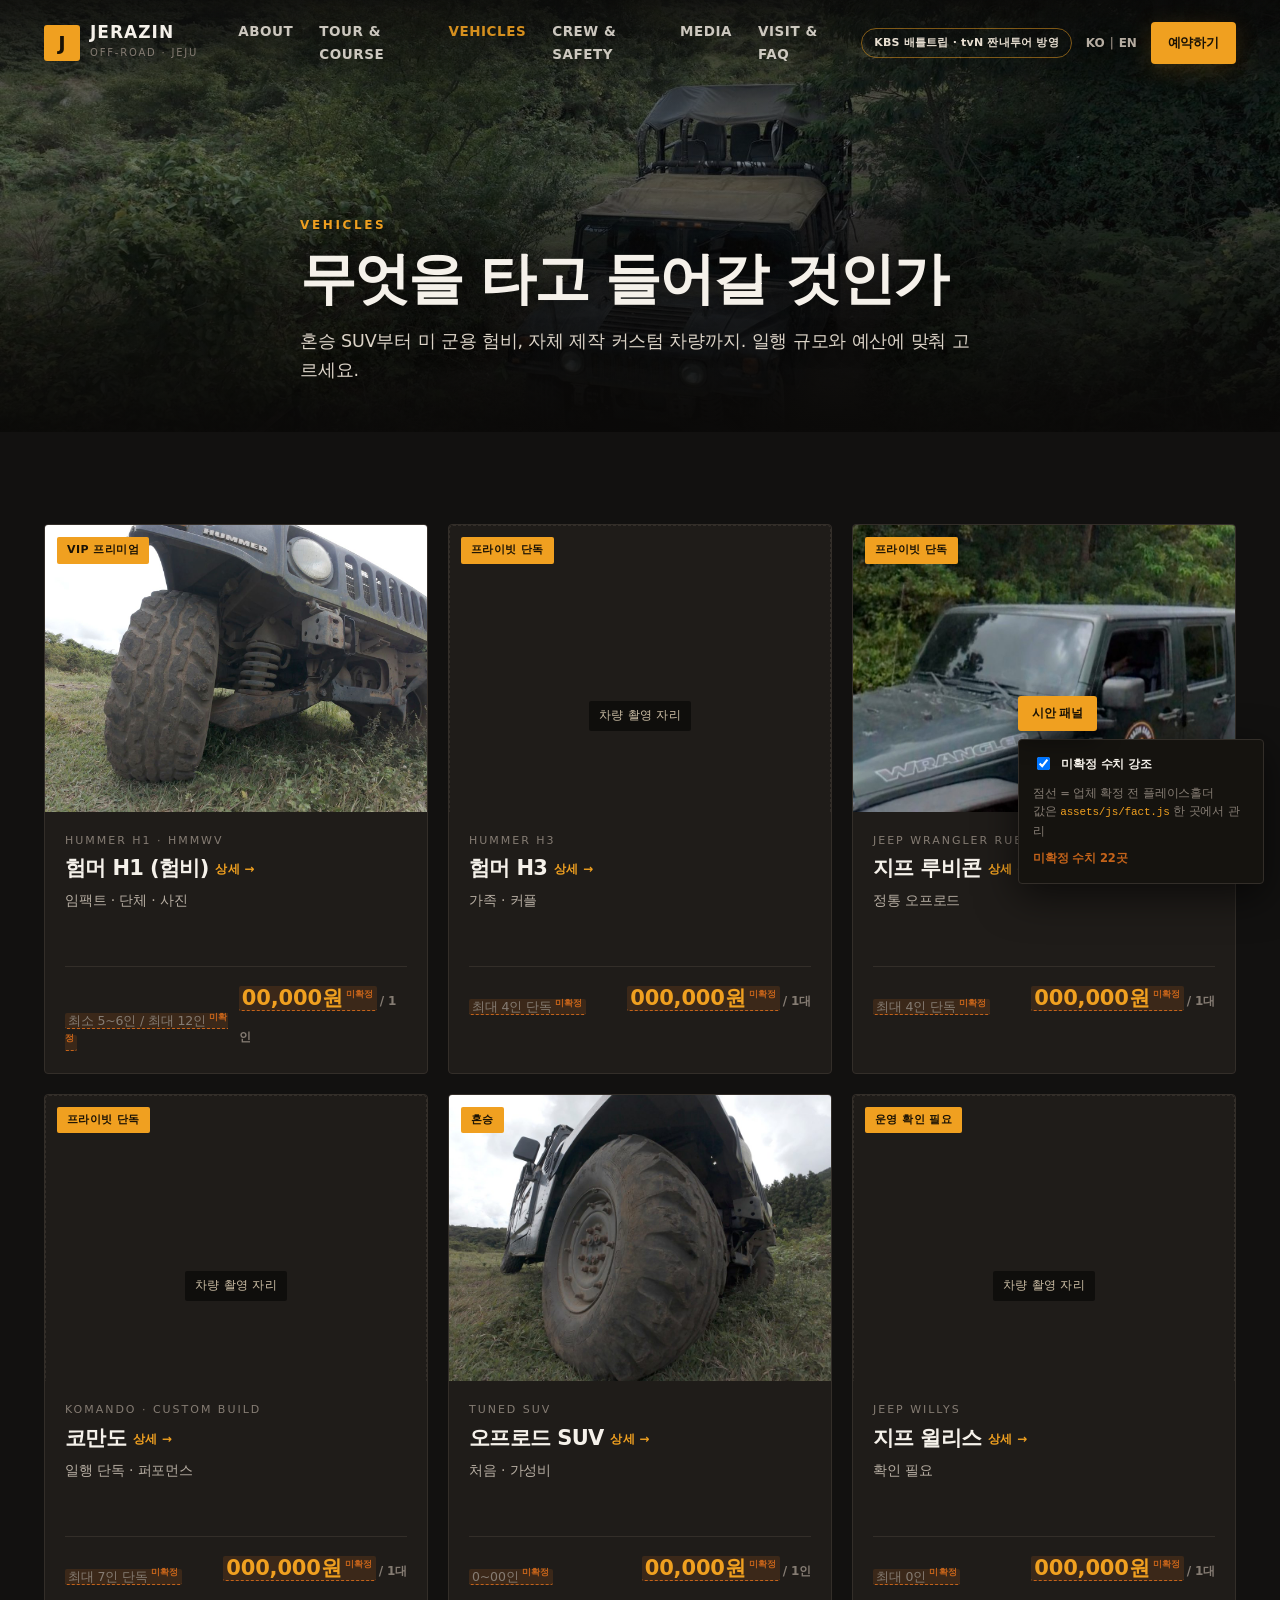
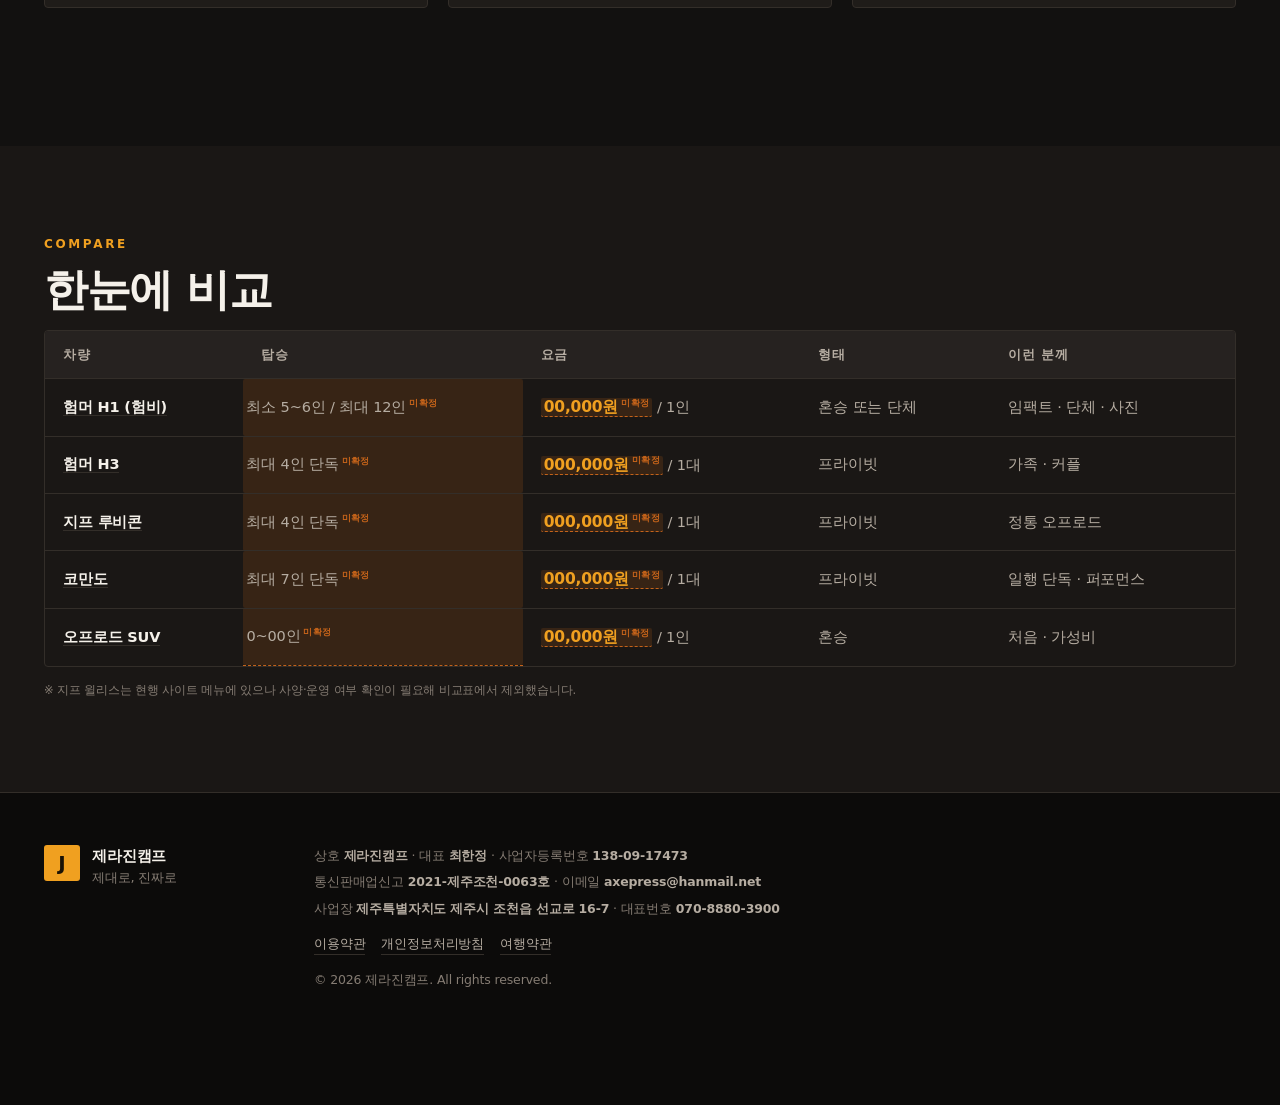
<file: vehicles.html>
<!doctype html>
<html lang="ko">
<head>
<meta charset="utf-8">
<meta name="viewport" content="width=device-width, initial-scale=1, viewport-fit=cover">
<title>차량 | 제라진 오프로드</title>
<meta name="description" content="제라진 오프로드 차량 — 험머 H1, H3, 지프 루비콘, 코만도, 오프로드 SUV.">
<link rel="canonical" href="https://jejugrapher.github.io/jejuoffroad/vehicles.html">
<link rel="icon" href="assets/img/favicon-32.png" sizes="32x32">
<link rel="apple-touch-icon" href="assets/img/apple-touch-icon.png">
<meta name="theme-color" content="#121110">
<meta property="og:type" content="website">
<meta property="og:site_name" content="제라진 오프로드">
<meta property="og:title" content="차량 | 제라진 오프로드">
<meta property="og:description" content="제라진 오프로드 차량 — 험머 H1, H3, 지프 루비콘, 코만도, 오프로드 SUV.">
<meta property="og:image" content="https://jejugrapher.github.io/jejuoffroad/assets/img/og-image.jpg">
<meta property="og:url" content="https://jejugrapher.github.io/jejuoffroad/vehicles.html">
<meta name="twitter:card" content="summary_large_image">
<link rel="stylesheet" href="assets/css/style.css?v=20261020a">
</head>
<body class="sub" data-page="vehicles">

<header class="hdr solid" id="hdr">
  <div class="hdr-in">
    <a class="logo" href="index.html">
      <span class="logo-mark">J</span>
      <span class="logo-txt"><b>JERAZIN</b><em>OFF-ROAD · JEJU</em></span>
    </a>
    <nav class="gnb" id="gnb">
      <a href="about.html">ABOUT</a>
      <a href="course.html">TOUR &amp; COURSE</a>
      <a href="vehicles.html" class="on">VEHICLES</a>
      <a href="crew.html">CREW &amp; SAFETY</a>
      <a href="media.html">MEDIA</a>
      <a href="visit.html">VISIT &amp; FAQ</a>
    </nav>
    <div class="hdr-right">
      <span class="badge-tv" data-fact="media.badge"></span>
      <a class="lang" href="#">KO<span>|</span>EN</a>
      <a class="btn btn-accent btn-sm" href="reserve.html">예약하기</a>
      <button class="burger" aria-label="메뉴 열기"><span></span><span></span><span></span></button>
    </div>
  </div>
</header>
<main>

<section class="ph-head">
  <div class="ph-head-media"><img src="assets/img/h1-hero.jpg" alt=""><div class="vh-hero-scrim"></div></div>
  <div class="wrap ph-head-in">
    <p class="eyebrow">VEHICLES</p>
    <h1 class="ph-title">무엇을 타고 들어갈 것인가</h1>
    <p class="ph-lead">혼승 SUV부터 미 군용 험비, 자체 제작 커스텀 차량까지. 일행 규모와 예산에 맞춰 고르세요.</p>
  </div>
</section>

<section>
  <div class="wrap">
    <div class="veh-grid">
      <a class="veh" href="vehicles-h1.html">
        <div class="veh-img"><span class="veh-tag">VIP 프리미엄</span><img src="assets/img/h1-front.jpg" alt="험머 H1 (험비)" loading="lazy"></div>
        <div class="veh-body">
          <span class="veh-en">HUMMER H1 · HMMWV</span>
          <h3>험머 H1 (험비) <span class="veh-more">상세 →</span></h3>
          <p class="veh-desc">임팩트 · 단체 · 사진</p>
          <div class="veh-meta"><span class="veh-pax"><span data-fact="h1.pax"></span></span>
          <span class="veh-price"><span data-fact="price.hummerH1"></span><i>/ 1인</i></span></div>
        </div></a><a class="veh" href="vehicles-h3.html">
        <div class="veh-img"><span class="veh-tag">프라이빗 단독</span><div class="vh-shot-todo"><span class="m-ph">차량 촬영 자리</span></div></div>
        <div class="veh-body">
          <span class="veh-en">HUMMER H3</span>
          <h3>험머 H3 <span class="veh-more">상세 →</span></h3>
          <p class="veh-desc">가족 · 커플</p>
          <div class="veh-meta"><span class="veh-pax"><span data-fact="h3.pax"></span></span>
          <span class="veh-price"><span data-fact="price.hummerH3"></span><i>/ 1대</i></span></div>
        </div></a><a class="veh" href="vehicles-rubicon.html">
        <div class="veh-img"><span class="veh-tag">프라이빗 단독</span><img src="assets/img/rubicon-front.jpg" alt="지프 루비콘" loading="lazy"></div>
        <div class="veh-body">
          <span class="veh-en">JEEP WRANGLER RUBICON</span>
          <h3>지프 루비콘 <span class="veh-more">상세 →</span></h3>
          <p class="veh-desc">정통 오프로드</p>
          <div class="veh-meta"><span class="veh-pax"><span data-fact="rubicon.pax"></span></span>
          <span class="veh-price"><span data-fact="price.rubicon"></span><i>/ 1대</i></span></div>
        </div></a><a class="veh" href="vehicles-komando.html">
        <div class="veh-img"><span class="veh-tag">프라이빗 단독</span><div class="vh-shot-todo"><span class="m-ph">차량 촬영 자리</span></div></div>
        <div class="veh-body">
          <span class="veh-en">KOMANDO · CUSTOM BUILD</span>
          <h3>코만도 <span class="veh-more">상세 →</span></h3>
          <p class="veh-desc">일행 단독 · 퍼포먼스</p>
          <div class="veh-meta"><span class="veh-pax"><span data-fact="komando.pax"></span></span>
          <span class="veh-price"><span data-fact="price.komando"></span><i>/ 1대</i></span></div>
        </div></a><a class="veh" href="vehicles-suv.html">
        <div class="veh-img"><span class="veh-tag">혼승</span><img src="assets/img/vehicle-suv.jpg" alt="오프로드 SUV" loading="lazy"></div>
        <div class="veh-body">
          <span class="veh-en">TUNED SUV</span>
          <h3>오프로드 SUV <span class="veh-more">상세 →</span></h3>
          <p class="veh-desc">처음 · 가성비</p>
          <div class="veh-meta"><span class="veh-pax"><span data-fact="suv.pax"></span></span>
          <span class="veh-price"><span data-fact="price.publicPerPerson"></span><i>/ 1인</i></span></div>
        </div></a><a class="veh" href="vehicles-willys.html">
        <div class="veh-img"><span class="veh-tag">운영 확인 필요</span><div class="vh-shot-todo"><span class="m-ph">차량 촬영 자리</span></div></div>
        <div class="veh-body">
          <span class="veh-en">JEEP WILLYS</span>
          <h3>지프 윌리스 <span class="veh-more">상세 →</span></h3>
          <p class="veh-desc">확인 필요</p>
          <div class="veh-meta"><span class="veh-pax"><span data-fact="willys.pax"></span></span>
          <span class="veh-price"><span data-fact="price.privateBase"></span><i>/ 1대</i></span></div>
        </div></a>
    </div>
  </div>
</section>

<section class="vh-cmp">
  <div class="wrap">
    <p class="eyebrow">COMPARE</p>
    <h2 class="sec-title">한눈에 비교</h2>
    <div class="table-wrap">
      <table class="cmp">
        <thead><tr><th>차량</th><th>탑승</th><th>요금</th><th>형태</th><th>이런 분께</th></tr></thead>
        <tbody>
          <tr><td><a href="vehicles-h1.html">험머 H1 (험비)</a></td><td data-fact="h1.pax"></td><td><b data-fact="price.hummerH1"></b> / 1인</td><td>혼승 또는 단체</td><td>임팩트 · 단체 · 사진</td></tr><tr><td><a href="vehicles-h3.html">험머 H3</a></td><td data-fact="h3.pax"></td><td><b data-fact="price.hummerH3"></b> / 1대</td><td>프라이빗</td><td>가족 · 커플</td></tr><tr><td><a href="vehicles-rubicon.html">지프 루비콘</a></td><td data-fact="rubicon.pax"></td><td><b data-fact="price.rubicon"></b> / 1대</td><td>프라이빗</td><td>정통 오프로드</td></tr><tr><td><a href="vehicles-komando.html">코만도</a></td><td data-fact="komando.pax"></td><td><b data-fact="price.komando"></b> / 1대</td><td>프라이빗</td><td>일행 단독 · 퍼포먼스</td></tr><tr><td><a href="vehicles-suv.html">오프로드 SUV</a></td><td data-fact="suv.pax"></td><td><b data-fact="price.publicPerPerson"></b> / 1인</td><td>혼승</td><td>처음 · 가성비</td></tr>
        </tbody>
      </table>
    </div>
    <p class="map-note" style="margin-top:14px">※ 지프 윌리스는 현행 사이트 메뉴에 있으나 사양·운영 여부 확인이 필요해 비교표에서 제외했습니다.</p>
  </div>
</section>

<footer class="ftr">
  <div class="wrap ftr-in">
    <div class="ftr-brand">
      <span class="logo-mark">J</span>
      <p><b data-fact="brand.nameKo"></b><br><span data-fact="brand.tagline"></span></p>
    </div>
    <div class="ftr-biz">
      <p>상호 <b data-fact="brand.nameKo"></b> · 대표 <b data-fact="brand.ceo"></b> ·
         사업자등록번호 <b data-fact="brand.bizNo"></b></p>
      <p>통신판매업신고 <b data-fact="brand.mailOrderNo"></b> · 이메일 <b data-fact="brand.email"></b></p>
      <p>사업장 <b data-fact="brand.addrRoad"></b> · 대표번호 <b data-fact="brand.tel"></b></p>
      <p class="ftr-links"><a href="#">이용약관</a><a href="#">개인정보처리방침</a><a href="#">여행약관</a></p>
      <p class="copy">© 2026 제라진캠프. All rights reserved.</p>
    </div>
  </div>
</footer>

<div class="mbar">
  <a href="tel:07088803900"><span>📞</span>전화</a>
  <a href="visit.html"><span>📍</span>길찾기</a>
  <a class="mbar-main" href="reserve.html">예약하기</a>
</div>

<div class="proto" id="proto">
  <button class="proto-t" id="protoT" aria-expanded="true">시안 패널</button>
  <div class="proto-b" id="protoB">
    <label><input type="checkbox" id="phToggle" checked> 미확정 수치 강조</label>
    <p class="proto-n">점선 = 업체 확정 전 플레이스홀더<br>값은 <code>assets/js/fact.js</code> 한 곳에서 관리</p>
    <p class="proto-c" id="phCount"></p>
  </div>
</div>

<script src="assets/js/fact.js?v=20261020a"></script>
<script src="assets/js/main.js?v=20261020a"></script>
</body>
</html>
</file>
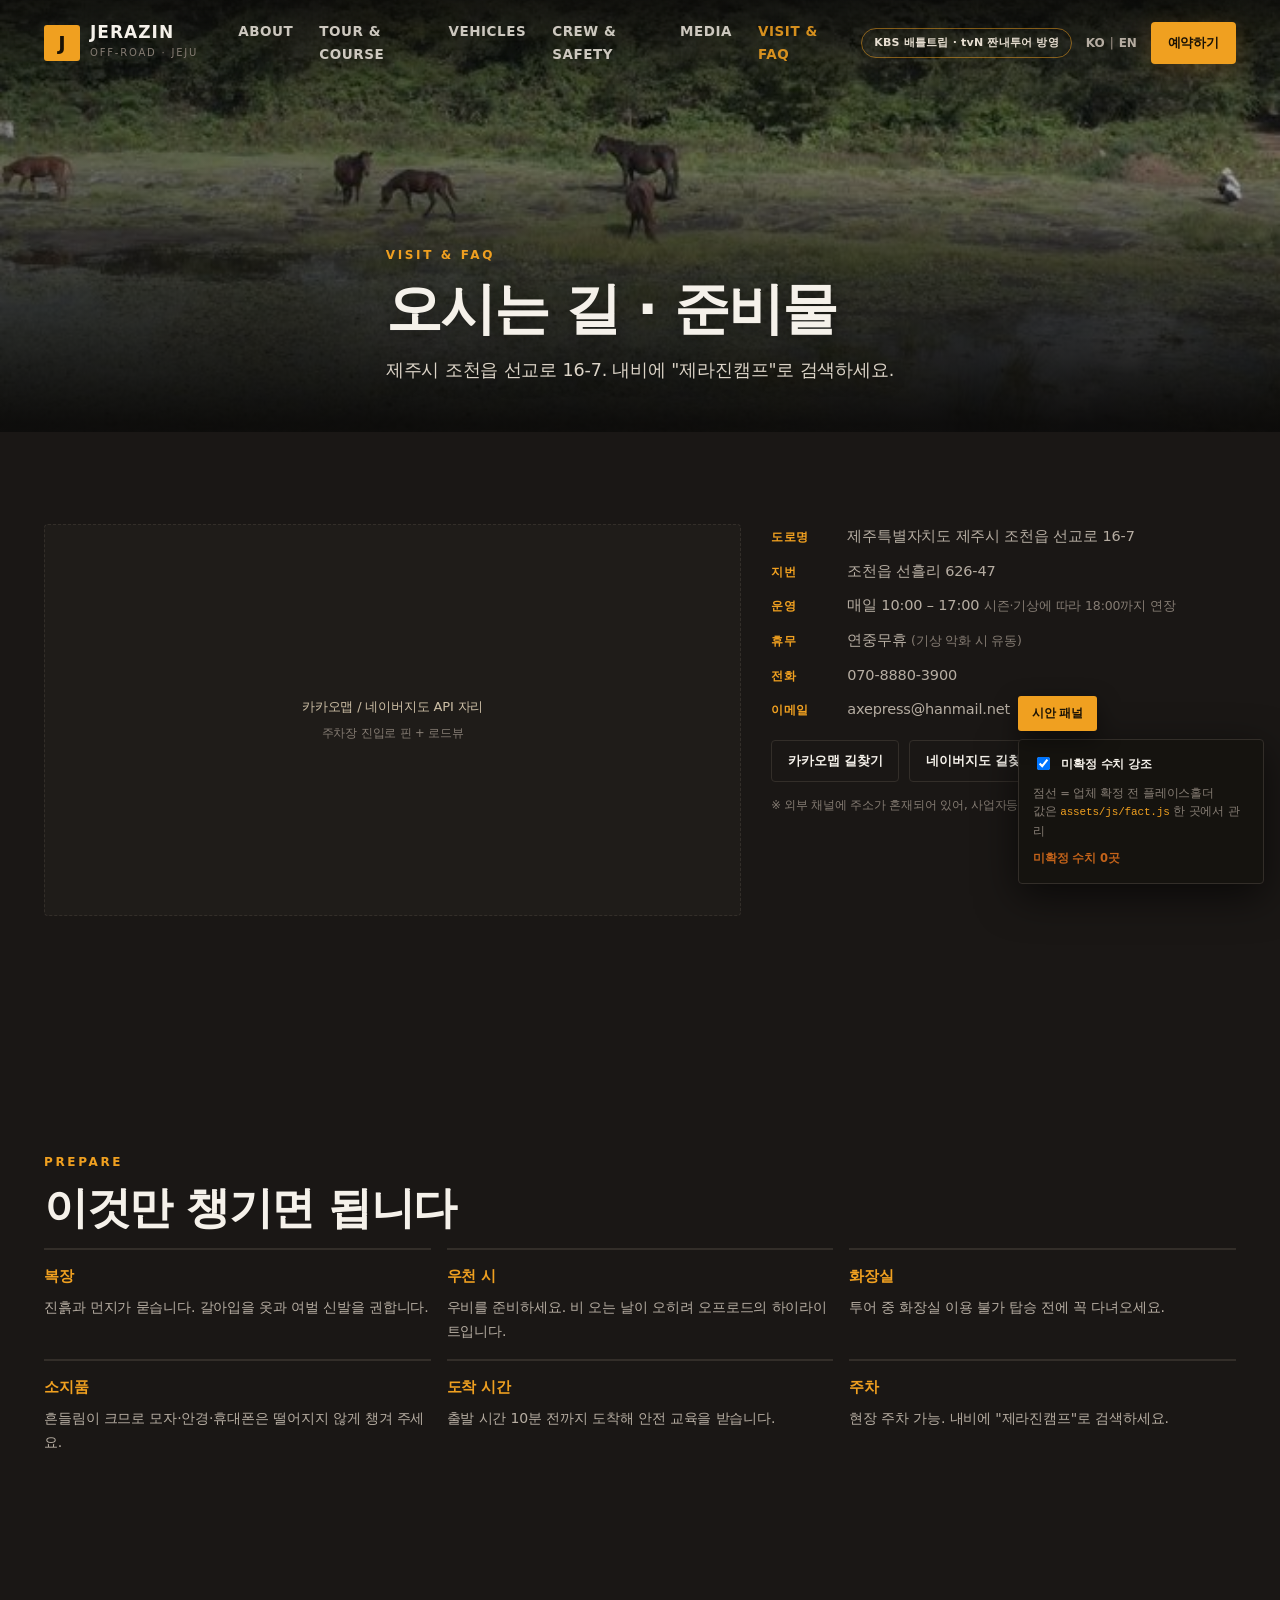
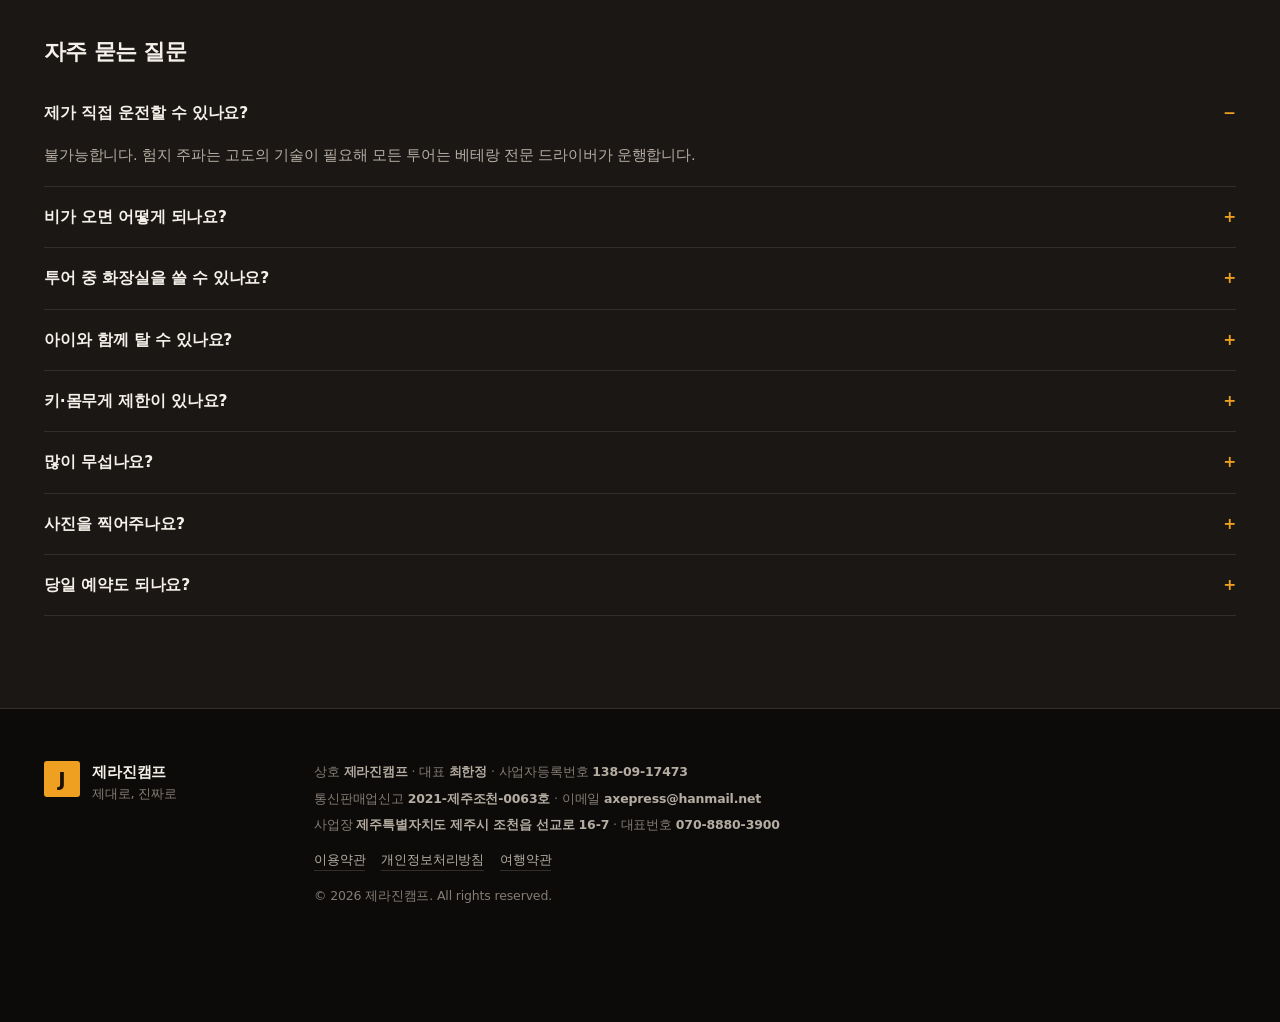
<file: visit.html>
<!doctype html>
<html lang="ko">
<head>
<meta charset="utf-8">
<meta name="viewport" content="width=device-width, initial-scale=1, viewport-fit=cover">
<title>오시는 길 | 제라진 오프로드</title>
<meta name="description" content="제주시 조천읍 선교로 16-7. 준비물과 FAQ.">
<link rel="canonical" href="https://jejugrapher.github.io/jejuoffroad/visit.html">
<link rel="icon" href="assets/img/favicon-32.png" sizes="32x32">
<link rel="apple-touch-icon" href="assets/img/apple-touch-icon.png">
<meta name="theme-color" content="#121110">
<meta property="og:type" content="website">
<meta property="og:site_name" content="제라진 오프로드">
<meta property="og:title" content="오시는 길 | 제라진 오프로드">
<meta property="og:description" content="제주시 조천읍 선교로 16-7. 준비물과 FAQ.">
<meta property="og:image" content="https://jejugrapher.github.io/jejuoffroad/assets/img/og-image.jpg">
<meta property="og:url" content="https://jejugrapher.github.io/jejuoffroad/visit.html">
<meta name="twitter:card" content="summary_large_image">
<link rel="stylesheet" href="assets/css/style.css?v=20261020a">
</head>
<body class="sub" data-page="visit">

<header class="hdr solid" id="hdr">
  <div class="hdr-in">
    <a class="logo" href="index.html">
      <span class="logo-mark">J</span>
      <span class="logo-txt"><b>JERAZIN</b><em>OFF-ROAD · JEJU</em></span>
    </a>
    <nav class="gnb" id="gnb">
      <a href="about.html">ABOUT</a>
      <a href="course.html">TOUR &amp; COURSE</a>
      <a href="vehicles.html">VEHICLES</a>
      <a href="crew.html">CREW &amp; SAFETY</a>
      <a href="media.html">MEDIA</a>
      <a href="visit.html" class="on">VISIT &amp; FAQ</a>
    </nav>
    <div class="hdr-right">
      <span class="badge-tv" data-fact="media.badge"></span>
      <a class="lang" href="#">KO<span>|</span>EN</a>
      <a class="btn btn-accent btn-sm" href="reserve.html">예약하기</a>
      <button class="burger" aria-label="메뉴 열기"><span></span><span></span><span></span></button>
    </div>
  </div>
</header>
<main>

<section class="ph-head">
  <div class="ph-head-media"><img src="assets/img/gallery4.jpg" alt=""><div class="vh-hero-scrim"></div></div>
  <div class="wrap ph-head-in">
    <p class="eyebrow">VISIT &amp; FAQ</p>
    <h1 class="ph-title">오시는 길 · 준비물</h1>
    <p class="ph-lead">제주시 조천읍 선교로 16-7. 내비에 "제라진캠프"로 검색하세요.</p>
  </div>
</section>

<section class="visit">
  <div class="wrap">
    <div class="visit-grid">
      <div class="map-ph">
        <span>카카오맵 / 네이버지도 API 자리</span>
        <small>주차장 진입로 핀 + 로드뷰</small>
      </div>
      <div class="visit-info">
        <dl>
          <dt>도로명</dt><dd data-fact="brand.addrRoad"></dd>
          <dt>지번</dt><dd data-fact="brand.addrLot"></dd>
          <dt>운영</dt><dd><span data-fact="brand.hours"></span> <i data-fact="brand.hoursNote"></i></dd>
          <dt>휴무</dt><dd>연중무휴 <i>(기상 악화 시 유동)</i></dd>
          <dt>전화</dt><dd><a href="tel:07088803900" data-fact="brand.tel"></a></dd>
          <dt>이메일</dt><dd data-fact="brand.email"></dd>
        </dl>
        <div class="map-btns">
          <a class="btn btn-line btn-sm" href="#">카카오맵 길찾기</a>
          <a class="btn btn-line btn-sm" href="#">네이버지도 길찾기</a>
        </div>
        <p class="nap-note">※ 외부 채널에 주소가 혼재되어 있어, 사업자등록증 기준 1개 주소로 통일한 상태입니다.</p>
      </div>
    </div>
  </div>
</section>

<section class="vh-spec">
  <div class="wrap">
    <p class="eyebrow">PREPARE</p>
    <h2 class="sec-title">이것만 챙기면 됩니다</h2>
    <div class="prep-grid">
      <article><b>복장</b><p>진흙과 먼지가 묻습니다. 갈아입을 옷과 여벌 신발을 권합니다.</p></article>
      <article><b>우천 시</b><p>우비를 준비하세요. 비 오는 날이 오히려 오프로드의 하이라이트입니다.</p></article>
      <article><b>화장실</b><p><span data-fact="rules.restroom"></span> 탑승 전에 꼭 다녀오세요.</p></article>
      <article><b>소지품</b><p>흔들림이 크므로 모자·안경·휴대폰은 떨어지지 않게 챙겨 주세요.</p></article>
      <article><b>도착 시간</b><p>출발 시간 10분 전까지 도착해 안전 교육을 받습니다.</p></article>
      <article><b>주차</b><p>현장 주차 가능. 내비에 "제라진캠프"로 검색하세요.</p></article>
    </div>
  </div>
</section>

<section class="visit">
  <div class="wrap">
    <h3 class="faq-title">자주 묻는 질문</h3>
    <div class="faq" id="faq"></div>
  </div>
</section>
</main>

<footer class="ftr">
  <div class="wrap ftr-in">
    <div class="ftr-brand">
      <span class="logo-mark">J</span>
      <p><b data-fact="brand.nameKo"></b><br><span data-fact="brand.tagline"></span></p>
    </div>
    <div class="ftr-biz">
      <p>상호 <b data-fact="brand.nameKo"></b> · 대표 <b data-fact="brand.ceo"></b> ·
         사업자등록번호 <b data-fact="brand.bizNo"></b></p>
      <p>통신판매업신고 <b data-fact="brand.mailOrderNo"></b> · 이메일 <b data-fact="brand.email"></b></p>
      <p>사업장 <b data-fact="brand.addrRoad"></b> · 대표번호 <b data-fact="brand.tel"></b></p>
      <p class="ftr-links"><a href="#">이용약관</a><a href="#">개인정보처리방침</a><a href="#">여행약관</a></p>
      <p class="copy">© 2026 제라진캠프. All rights reserved.</p>
    </div>
  </div>
</footer>

<div class="mbar">
  <a href="tel:07088803900"><span>📞</span>전화</a>
  <a href="visit.html"><span>📍</span>길찾기</a>
  <a class="mbar-main" href="reserve.html">예약하기</a>
</div>

<div class="proto" id="proto">
  <button class="proto-t" id="protoT" aria-expanded="true">시안 패널</button>
  <div class="proto-b" id="protoB">
    <label><input type="checkbox" id="phToggle" checked> 미확정 수치 강조</label>
    <p class="proto-n">점선 = 업체 확정 전 플레이스홀더<br>값은 <code>assets/js/fact.js</code> 한 곳에서 관리</p>
    <p class="proto-c" id="phCount"></p>
  </div>
</div>

<script src="assets/js/fact.js?v=20261020a"></script>
<script src="assets/js/main.js?v=20261020a"></script>
</body>
</html>
</file>
<file: assets/css/style.css>
/* 제라진 오프로드 — HOME 프로토타입 시안
   디자인 콘셉트: Premium Rugged (다크 베이스 + 머드 옐로우 액센트) */

:root{
  --bg:#121110;
  --bg-2:#1A1715;
  --surf:#1F1C19;
  --surf-2:#262220;
  --line:#332E29;
  --txt:#F5F1EA;
  --txt-2:#B6ADA2;
  --txt-3:#857C73;
  --accent:#F0A020;
  --accent-2:#C4631A;
  --moss:#7E9360;
  --radius:4px;
  --wrap:1240px;
  --fs-title:clamp(28px,3.4vw,46px);
}

*{box-sizing:border-box}
html{scroll-behavior:smooth}
body{
  margin:0;background:var(--bg);color:var(--txt);
  font-family:"Pretendard","Apple SD Gothic Neo","Noto Sans KR",system-ui,-apple-system,sans-serif;
  font-size:16px;line-height:1.7;-webkit-font-smoothing:antialiased;
  letter-spacing:-0.01em;overflow-x:hidden;
}
img{max-width:100%;display:block}
a{color:inherit;text-decoration:none}
h1,h2,h3{margin:0;line-height:1.2;letter-spacing:-0.03em}
p{margin:0}
ul,ol,dl,dd{margin:0;padding:0;list-style:none}

.wrap{max-width:var(--wrap);margin:0 auto;padding:0 24px}
.pc-only{display:inline}
.eyebrow{
  font:700 12px/1 system-ui;letter-spacing:.22em;color:var(--accent);
  margin-bottom:14px;text-transform:uppercase;
}
.sec-title{font-size:var(--fs-title);font-weight:800;margin-bottom:14px}
.sec-sub{color:var(--txt-2);max-width:700px;margin-bottom:34px;font-size:17px}
.accent{color:var(--accent)}
section{padding:92px 0;position:relative;scroll-margin-top:76px}

/* ---------- 버튼 ---------- */
.btn{
  display:inline-flex;align-items:center;justify-content:center;gap:8px;
  padding:14px 26px;border-radius:var(--radius);font-weight:700;font-size:15px;
  border:1px solid transparent;transition:.18s ease;cursor:pointer;white-space:nowrap;
}
.btn-accent{background:var(--accent);color:#1A1205;box-shadow:0 6px 24px rgba(240,160,32,.18)}
.btn-accent:hover{background:#FFB437;transform:translateY(-1px)}
.btn-ghost{background:rgba(255,255,255,.07);color:#fff;border-color:rgba(255,255,255,.28);backdrop-filter:blur(6px)}
.btn-ghost:hover{background:rgba(255,255,255,.16)}
.btn-line{border-color:var(--line);color:var(--txt);background:transparent}
.btn-line:hover{border-color:var(--accent);color:var(--accent)}
.btn-sm{padding:9px 16px;font-size:13px}
.btn-lg{padding:17px 34px;font-size:16px}
.play{font-size:11px}

/* ---------- 헤더 ---------- */
.hdr{
  position:fixed;inset:0 0 auto 0;z-index:60;transition:.25s ease;
  background:linear-gradient(to bottom,rgba(10,9,8,.72),rgba(10,9,8,0));
}
.hdr.solid{background:rgba(14,13,12,.95);border-bottom:1px solid var(--line);backdrop-filter:blur(10px)}
.hdr-in{max-width:var(--wrap);margin:0 auto;padding:14px 24px;display:flex;align-items:center;gap:28px}
.logo{display:flex;align-items:center;gap:10px}
.logo-mark{
  width:36px;height:36px;border-radius:3px;display:grid;place-items:center;
  background:var(--accent);color:#1A1205;font-weight:900;font-size:20px;flex:none;
}
.logo-txt b{display:block;font-size:17px;letter-spacing:.06em;line-height:1}
.logo-txt em{display:block;font-style:normal;font-size:10px;letter-spacing:.18em;color:var(--txt-3);margin-top:3px}
.gnb{display:flex;gap:26px;margin-left:12px;flex:1}
.gnb a{font-size:13.5px;font-weight:600;letter-spacing:.04em;color:#E6E0D7;opacity:.88;padding:6px 0;position:relative}
.gnb a:hover{opacity:1;color:var(--accent)}
.hdr-right{display:flex;align-items:center;gap:14px}
.badge-tv{
  font-size:11px;font-weight:700;letter-spacing:.02em;color:#E8DFD2;
  border:1px solid rgba(240,160,32,.5);border-radius:999px;padding:5px 12px;white-space:nowrap;
}
.lang{font-size:12px;color:var(--txt-2);font-weight:600}
.lang span{margin:0 5px;color:var(--txt-3)}
.burger{display:none;background:none;border:0;padding:8px;cursor:pointer}
.burger span{display:block;width:22px;height:2px;background:#fff;margin:4px 0;border-radius:2px}

/* ---------- 히어로 ---------- */
.hero{height:100svh;min-height:600px;padding:0;display:flex;align-items:flex-end;overflow:hidden}
.hero-media{position:absolute;inset:0}
.hero-video,.hero-img-mobile{width:100%;height:100%;object-fit:cover}
.hero-img-mobile{display:none}
.hero-scrim{
  position:absolute;inset:0;
  background:
    linear-gradient(to top,rgba(10,9,8,.96) 0%,rgba(10,9,8,.55) 38%,rgba(10,9,8,.12) 70%,rgba(10,9,8,.5) 100%),
    radial-gradient(120% 80% at 20% 90%,rgba(10,9,8,.7),transparent 60%);
}
.hero-copy{position:relative;max-width:var(--wrap);margin:0 auto;padding:0 24px 92px;width:100%}
.hero-copy{text-shadow:0 2px 18px rgba(8,7,6,.55)}
.hero-kicker{
  display:inline-block;font-size:12px;font-weight:700;letter-spacing:.2em;color:var(--accent);
  border-left:2px solid var(--accent);padding-left:10px;margin-bottom:18px;
}
.hero-title{font-size:clamp(40px,7vw,86px);font-weight:900;letter-spacing:-.04em;margin-bottom:18px}
.hero-sub{color:#DCD4C8;font-size:clamp(15px,1.5vw,19px);max-width:620px;margin-bottom:30px}
.hero-sub b{color:#fff}
.hero-cta{display:flex;gap:12px;flex-wrap:wrap;margin-bottom:18px}
.hero-note{font-size:12.5px;color:var(--txt-3)}
.hero-note a{color:var(--txt-2);border-bottom:1px solid var(--line)}
.hero-down{
  position:absolute;right:28px;bottom:36px;writing-mode:vertical-rl;
  font-size:10px;letter-spacing:.3em;color:var(--txt-3);display:flex;align-items:center;gap:10px;
}
.hero-down span{width:1px;height:46px;background:linear-gradient(var(--accent),transparent);animation:down 1.8s infinite}
@keyframes down{0%{opacity:.2;transform:scaleY(.4)}50%{opacity:1;transform:scaleY(1)}100%{opacity:.2;transform:scaleY(.4)}}
.media-tag{
  position:absolute;left:24px;top:84px;font-size:10.5px;letter-spacing:.06em;color:#CDBFA6;
  background:rgba(0,0,0,.45);border:1px dashed rgba(240,160,32,.45);border-radius:3px;padding:4px 9px;
}

/* ---------- 팩트바 ---------- */
.factbar{padding:0;background:var(--bg-2);border-block:1px solid var(--line)}
.factbar-in{display:grid;grid-template-columns:repeat(6,1fr);gap:1px;background:var(--line)}
.fb{background:var(--bg-2);padding:26px 18px;text-align:center}
.fb b{display:block;font-size:clamp(18px,2vw,26px);font-weight:800;color:var(--accent);letter-spacing:-.02em}
.fb span{display:block;font-size:12px;color:var(--txt-3);margin-top:6px}

/* ---------- 오늘 출발 ---------- */
.today{background:var(--bg)}
.today-head{text-align:center}
.today-head .sec-sub{margin:0 auto 30px}
.slots{display:flex;flex-wrap:wrap;gap:10px;justify-content:center;margin-bottom:28px}
.slot{
  border:1px solid var(--line);border-radius:var(--radius);padding:14px 20px;min-width:116px;text-align:center;
  background:var(--surf);transition:.16s;cursor:pointer;
}
.slot:hover{border-color:var(--accent);transform:translateY(-2px)}
.slot b{display:block;font-size:19px;font-weight:800;letter-spacing:-.02em}
.slot span{font-size:11.5px;color:var(--moss)}
.slot.full{opacity:.45;cursor:not-allowed}
.slot.full span{color:var(--txt-3)}
.today-foot{display:flex;gap:12px;justify-content:center;flex-wrap:wrap}

/* ---------- 코스 ---------- */
.course{background:var(--bg-2)}
.course-grid{display:grid;grid-template-columns:1.25fr .9fr;gap:40px;align-items:start}
.course-map svg{width:100%;height:auto;border:1px solid var(--line);border-radius:var(--radius);background:#15130F}
.svg-lbl{fill:#9FB08C;font-size:11px;font-family:system-ui}
#pins circle{fill:#15130F;stroke:var(--accent);stroke-width:2}
#pins text{fill:var(--accent);font-size:9px;font-family:system-ui;text-anchor:middle;font-weight:700}
.spot circle{fill:var(--accent)}
.spot text{fill:#1A1205;font-size:10px;font-weight:800;text-anchor:middle;font-family:system-ui}
.start rect{fill:#fff}
.start text{fill:#15130F;font-size:10px;font-weight:800;text-anchor:middle;font-family:system-ui}
.map-note{font-size:11.5px;color:var(--txt-3);margin-top:10px}
.course-steps li{display:flex;gap:16px;padding:16px 0;border-bottom:1px solid var(--line)}
.course-steps li:last-child{border:0}
.course-steps .no{
  font:800 13px/1 system-ui;color:var(--accent);border:1px solid rgba(240,160,32,.4);
  border-radius:3px;padding:7px 8px;height:fit-content;flex:none;
}
.course-steps b{display:block;margin-bottom:3px;font-size:16px}
.course-steps p{color:var(--txt-2);font-size:14px}

/* ---------- 차량 ---------- */
.veh-grid{display:grid;grid-template-columns:repeat(3,1fr);gap:20px;margin-bottom:46px}
.veh{border:1px solid var(--line);border-radius:var(--radius);overflow:hidden;background:var(--surf);transition:.2s}
.veh:hover{border-color:rgba(240,160,32,.6);transform:translateY(-3px)}
.veh-img{position:relative;aspect-ratio:4/3;overflow:hidden}
.veh-img img{width:100%;height:100%;object-fit:cover;transition:.4s}
.veh:hover .veh-img img{transform:scale(1.05)}
.veh-tag{
  position:absolute;left:12px;top:12px;font-size:11px;font-weight:800;letter-spacing:.04em;
  background:var(--accent);color:#1A1205;padding:4px 10px;border-radius:2px;
}
.veh-body{padding:20px}
.veh-en{font-size:11px;letter-spacing:.18em;color:var(--txt-3);display:block;margin-bottom:6px}
.veh h3{font-size:21px;margin-bottom:8px}
.veh-desc{font-size:14px;color:var(--txt-2);min-height:63px}
.veh-meta{display:flex;justify-content:space-between;align-items:flex-end;margin-top:14px;padding-top:14px;border-top:1px solid var(--line)}
.veh-pax{font-size:12.5px;color:var(--txt-3)}
.veh-price{font-size:21px;font-weight:800;color:var(--accent)}
.veh-price i{font-size:12px;font-style:normal;color:var(--txt-3);font-weight:600;margin-left:3px}

.table-wrap{overflow-x:auto;border:1px solid var(--line);border-radius:var(--radius)}
.cmp{width:100%;border-collapse:collapse;min-width:680px;font-size:14.5px}
.cmp caption{text-align:left;padding:14px 18px;color:var(--txt-3);font-size:12.5px;background:var(--surf)}
.cmp th{background:var(--surf-2);text-align:left;padding:13px 18px;font-size:12.5px;letter-spacing:.06em;color:var(--txt-2);font-weight:700}
.cmp td{padding:15px 18px;border-top:1px solid var(--line);color:var(--txt-2)}
.cmp td:first-child{color:var(--txt);font-weight:600}
.cmp td b{color:var(--accent);font-size:15.5px}
.chip{font-size:10.5px;font-weight:700;padding:2px 7px;border-radius:2px;margin-left:6px;background:#2F2A24;color:var(--txt-2)}
.chip-vip{background:rgba(240,160,32,.16);color:var(--accent)}
.chip-pri{background:rgba(126,147,96,.18);color:var(--moss)}

/* ---------- 인생샷 ---------- */
.photos{background:var(--bg-2)}
.gal{display:grid;grid-template-columns:repeat(4,1fr);gap:12px;margin-bottom:28px}
.gal figure{margin:0;aspect-ratio:1;overflow:hidden;border-radius:var(--radius)}
.gal img{width:100%;height:100%;object-fit:cover;transition:.4s}
.gal figure:hover img{transform:scale(1.06)}
.quotes{display:grid;grid-template-columns:repeat(3,1fr);gap:16px;margin-bottom:16px}
.quote{border-left:2px solid var(--accent);padding:4px 0 4px 16px}
.quote p{font-size:15px;color:#E4DCD0;font-style:italic}
.quote span{font-size:11.5px;color:var(--txt-3);display:block;margin-top:7px}
.img-note{font-size:11.5px;color:var(--txt-3)}

/* ---------- 미디어 ---------- */
.media-grid{display:grid;grid-template-columns:repeat(4,1fr);gap:18px}
.m-card h3{font-size:16px;margin:14px 0 5px}
.m-card p{font-size:13.5px;color:var(--txt-2)}
.m-thumb{
  aspect-ratio:16/10;border:1px dashed var(--line);border-radius:var(--radius);
  display:grid;place-items:center;background:var(--surf);background-size:cover;background-position:center;
}
.m-ph{font-size:11.5px;color:#CDBFA6;background:rgba(0,0,0,.5);padding:5px 10px;border-radius:2px;letter-spacing:.03em}
.m-tv .m-thumb{background:linear-gradient(135deg,#241F1A,#15120F)}
.m-yt .m-thumb{background:linear-gradient(135deg,#2A1A17,#15120F)}

/* ---------- 에코 ---------- */
.eco{overflow:hidden}
.eco-bg{position:absolute;inset:0}
.eco-bg img{width:100%;height:100%;object-fit:cover}
.eco-scrim{position:absolute;inset:0;background:linear-gradient(100deg,rgba(10,12,9,.95) 20%,rgba(10,12,9,.6) 60%,rgba(10,12,9,.35))}
.eco-in{position:relative}
.eco .eyebrow{color:var(--moss)}
.eco-txt{max-width:620px;color:#D8D2C6;font-size:16.5px;margin-bottom:28px}
.eco-txt b{color:#fff}
.eco-list{display:flex;gap:14px;flex-wrap:wrap}
.eco-list li{
  background:rgba(20,24,18,.72);border:1px solid rgba(126,147,96,.35);border-radius:var(--radius);
  padding:14px 18px;min-width:210px;backdrop-filter:blur(4px);
}
.eco-list b{display:block;font-size:14.5px;color:#E7EEDD;margin-bottom:3px}
.eco-list span{font-size:12.5px;color:#9FAD8C}

/* ---------- 크루 ---------- */
.crew{background:var(--bg-2)}
.crew-grid{display:grid;grid-template-columns:.85fr 1.15fr;gap:32px;align-items:start}
.crew-card{border:1px solid var(--line);border-radius:var(--radius);padding:22px;background:var(--surf)}
.crew-ph{
  aspect-ratio:4/3;border:1px dashed var(--line);border-radius:var(--radius);display:grid;place-items:center;
  color:#CDBFA6;font-size:12px;margin-bottom:18px;background:var(--surf-2);
}
.crew-card h3{font-size:20px;margin-bottom:7px}
.crew-card p{font-size:14.5px;color:var(--txt-2)}
.safety{border:1px solid var(--line);border-radius:var(--radius);padding:24px;background:var(--surf)}
.safety h3{font-size:18px;margin-bottom:16px}
.rules li{display:flex;gap:14px;padding:11px 0;border-bottom:1px solid var(--line);font-size:14.5px;color:var(--txt-2);align-items:baseline}
.rules li:last-child{border:0}
.rules span{flex:none;width:58px;font-size:12px;font-weight:700;color:var(--accent);letter-spacing:.04em}
.rules b{color:var(--txt);font-weight:700}
.rules i{font-style:normal;color:var(--txt-3);font-size:13px}
.waiver{margin-top:14px;font-size:13px;color:var(--moss);background:rgba(126,147,96,.1);border-radius:3px;padding:10px 12px}

/* ---------- 예약 ---------- */
.steps{display:grid;grid-template-columns:repeat(4,1fr);gap:14px;margin-bottom:34px}
.step{border:1px solid var(--line);border-radius:var(--radius);padding:22px;background:var(--surf);position:relative}
.step .s-no{font:800 11px/1 system-ui;letter-spacing:.14em;color:var(--accent);display:block;margin-bottom:10px}
.step b{display:block;font-size:17px;margin-bottom:5px}
.step p{font-size:13.5px;color:var(--txt-2)}
.step-check{border-color:rgba(240,160,32,.45);background:rgba(240,160,32,.06)}
.reserve-cta{text-align:center;margin-bottom:40px}
.reserve-note{font-size:12.5px;color:var(--txt-3);margin-top:12px}
.reserve-note b{color:var(--txt-2)}
.policy{display:grid;grid-template-columns:repeat(3,1fr);gap:18px}
.policy div{border-top:2px solid var(--line);padding-top:14px}
.policy b{display:block;font-size:15px;margin-bottom:6px}
.policy p{font-size:13.5px;color:var(--txt-2)}

/* ---------- 오시는 길 ---------- */
.visit{background:var(--bg-2)}
.visit-grid{display:grid;grid-template-columns:1.2fr .8fr;gap:30px;margin-bottom:56px}
.map-ph{
  aspect-ratio:16/9;border:1px dashed var(--line);border-radius:var(--radius);background:var(--surf);
  display:grid;place-content:center;justify-items:center;gap:6px;color:#CDBFA6;font-size:13px;
}
.map-ph small{color:var(--txt-3);font-size:11.5px}
.visit-info dl{display:grid;grid-template-columns:62px 1fr;gap:10px 14px;margin-bottom:18px}
.visit-info dt{font-size:12px;font-weight:700;color:var(--accent);letter-spacing:.04em;padding-top:3px}
.visit-info dd{font-size:14.5px;color:var(--txt-2)}
.visit-info dd i{font-style:normal;color:var(--txt-3);font-size:12.5px}
.map-btns{display:flex;gap:10px;margin-bottom:14px}
.nap-note{font-size:11.5px;color:var(--txt-3)}
.faq-title{font-size:22px;margin-bottom:18px}
.faq details{border-bottom:1px solid var(--line)}
.faq summary{padding:17px 0;cursor:pointer;font-size:15.5px;font-weight:600;list-style:none;display:flex;justify-content:space-between;gap:16px}
.faq summary::-webkit-details-marker{display:none}
.faq summary::after{content:'+';color:var(--accent);font-weight:800;flex:none}
.faq details[open] summary::after{content:'−'}
.faq p{padding:0 0 18px;color:var(--txt-2);font-size:14.5px;max-width:860px}

/* ---------- 푸터 ---------- */
.ftr{background:#0C0B0A;border-top:1px solid var(--line);padding:52px 0 110px}
.ftr-in{display:grid;grid-template-columns:240px 1fr;gap:30px}
.ftr-brand{display:flex;gap:12px;align-items:flex-start}
.ftr-brand p{font-size:13px;color:var(--txt-3);line-height:1.5}
.ftr-brand b{color:var(--txt);font-size:15px}
.ftr-biz p{font-size:12.5px;color:var(--txt-3);margin-bottom:5px}
.ftr-biz b{color:var(--txt-2);font-weight:600}
.ftr-links{margin-top:14px!important;display:flex;gap:16px}
.ftr-links a{color:var(--txt-2);border-bottom:1px solid var(--line);font-size:12.5px}
.copy{margin-top:14px!important;color:#5E574F}

/* ---------- 모바일 하단 바 ---------- */
.mbar{
  position:fixed;left:0;right:0;bottom:0;z-index:70;display:none;
  grid-template-columns:1fr 1fr 1.6fr;gap:1px;background:var(--line);
  border-top:1px solid var(--line);padding-bottom:env(safe-area-inset-bottom);
}
.mbar a{background:#171513;padding:13px 6px;text-align:center;font-size:12px;font-weight:600;color:var(--txt-2)}
.mbar a span{display:block;font-size:15px;margin-bottom:2px}
.mbar-main{background:var(--accent)!important;color:#1A1205!important;font-size:15px!important;font-weight:800;display:grid;place-items:center}

/* ---------- 플레이스홀더 표시 ---------- */
.ph{border-bottom:1.5px dashed var(--accent-2);color:inherit;position:relative;cursor:help}
body.ph-on .ph{background:rgba(196,99,26,.17);padding:0 3px;border-radius:2px}
body.ph-on .ph::after{
  content:'미확정';font-size:9px;vertical-align:super;color:var(--accent-2);
  margin-left:3px;letter-spacing:.04em;font-weight:700;
}

/* ---------- 시안 패널 ---------- */
.proto{position:fixed;right:16px;bottom:16px;z-index:90;font-size:12px}
.proto-t{
  background:var(--accent);color:#1A1205;border:0;border-radius:3px;padding:9px 14px;
  font-weight:800;cursor:pointer;box-shadow:0 8px 24px rgba(0,0,0,.45);font-size:12px;
}
.proto-b{
  background:#15130F;border:1px solid var(--line);border-radius:4px;padding:14px;margin-top:8px;width:246px;
  box-shadow:0 12px 40px rgba(0,0,0,.6);
}
.proto-b label{display:flex;gap:8px;align-items:center;font-weight:700;margin-bottom:10px;cursor:pointer}
.proto-n{color:var(--txt-3);font-size:11.5px;line-height:1.6}
.proto-n code{color:var(--accent);font-size:11px}
.proto-c{margin-top:9px;color:var(--accent-2);font-weight:700;font-size:11.5px}
.proto.closed .proto-b{display:none}

/* ---------- 반응형 ---------- */
@media (max-width:1080px){
  .factbar-in{grid-template-columns:repeat(3,1fr)}
  .media-grid{grid-template-columns:repeat(2,1fr)}
  .veh-grid,.steps,.policy,.quotes{grid-template-columns:repeat(2,1fr)}
  .course-grid,.crew-grid,.visit-grid{grid-template-columns:1fr;gap:28px}
  .gnb{display:none}
}
@media (max-width:720px){
  section{padding:62px 0}
  .wrap{padding:0 18px}
  .pc-only{display:none}
  .hdr-in{padding:11px 18px;gap:12px}
  .badge-tv,.lang,.hdr-right .btn{display:none}
  .burger{display:block;margin-left:auto}
  .hero{height:92svh;min-height:540px}
  .hero-video{display:none}
  .hero-img-mobile{display:block}
  .hero-copy{padding:0 18px 108px}
  .hero-down{display:none}
  .media-tag{left:18px;top:70px;font-size:9.5px}
  .factbar-in{grid-template-columns:repeat(2,1fr)}
  .fb{padding:18px 10px}
  .veh-grid,.steps,.policy,.quotes,.media-grid{grid-template-columns:1fr}
  .veh-desc{min-height:0}
  .gal{grid-template-columns:repeat(2,1fr)}
  .mbar{display:grid}
  .ftr{padding:40px 0 92px}
  .ftr-in{grid-template-columns:1fr}
  .proto{right:10px;bottom:76px}
  .proto-b{width:214px}
  .eco-list li{min-width:100%}
  .slot{flex:1 1 44%}
}

@media (prefers-reduced-motion:reduce){
  *{animation:none!important;transition:none!important;scroll-behavior:auto!important}
  .hero-video{display:none}
  .hero-img-mobile{display:block}
}

/* ===================================================================
   차량 상세 페이지 (vehicles-*.html)
   =================================================================== */
body.sub{padding-top:0}
.gnb a.on{color:var(--accent)}

/* 히어로 */
.vh-hero{padding:0;min-height:76svh;display:flex;align-items:flex-end;overflow:hidden}
.vh-hero-media{position:absolute;inset:0}
.vh-hero-media img{width:100%;height:100%;object-fit:cover}
.vh-hero-scrim{
  position:absolute;inset:0;
  background:linear-gradient(to top,rgba(10,9,8,.97) 2%,rgba(10,9,8,.7) 32%,rgba(10,9,8,.28) 62%,rgba(10,9,8,.6));
}
.vh-hero-in{position:relative;padding-top:120px;padding-bottom:54px;width:100%;text-shadow:0 2px 18px rgba(8,7,6,.55)}
.crumb{display:flex;gap:8px;align-items:center;font-size:12px;color:#B9AF9F;margin-bottom:18px;letter-spacing:.04em}
.crumb span{color:#6F675E}
.crumb a:hover{color:var(--accent)}
.crumb b{color:#F0E6D6;font-weight:600}
.vh-tag{
  display:inline-block;background:var(--accent);color:#1A1205;font-weight:800;font-size:11.5px;
  letter-spacing:.06em;padding:5px 12px;border-radius:2px;margin-bottom:14px;
}
.vh-title{font-size:clamp(36px,5.6vw,70px);font-weight:900;letter-spacing:-.04em;line-height:1}
.vh-title em{
  display:block;font-style:normal;font-size:clamp(15px,1.6vw,20px);font-weight:600;
  color:var(--txt-2);letter-spacing:0;margin-top:12px;
}
.vh-lead{color:#DCD4C8;font-size:clamp(15px,1.5vw,18px);margin:18px 0 28px;max-width:640px}
.vh-hero-foot{display:flex;gap:30px;align-items:flex-end;flex-wrap:wrap}
.vh-price-box{border-left:2px solid var(--accent);padding-left:16px}
.vh-price-l{display:block;font-size:11.5px;letter-spacing:.14em;color:var(--txt-3);font-weight:700}
.vh-price{display:block;font-size:clamp(26px,3vw,38px);font-weight:900;color:var(--accent);letter-spacing:-.02em;line-height:1.2}
.vh-price-n{font-size:12.5px;color:var(--txt-2)}
.vh-hero-cta{display:flex;gap:10px;flex-wrap:wrap}
.vh-strip .fb b{font-size:clamp(14px,1.5vw,19px)}

/* 스토리 */
.vh-story{background:var(--bg)}
.vh-2col{display:grid;grid-template-columns:1.05fr .95fr;gap:46px;align-items:center}
.vh-2col-t{align-items:start}
.vh-txt{color:var(--txt-2);font-size:16px;margin-bottom:16px;max-width:620px}
.vh-txt b{color:var(--txt)}
.vh-points{margin-top:24px}
.vh-points li{padding:13px 0;border-top:1px solid var(--line);display:flex;gap:14px;align-items:baseline;flex-wrap:wrap}
.vh-points b{font-size:15px}
.vh-points span{font-size:13.5px;color:var(--txt-3)}
.vh-fig{margin:0}
.vh-fig img{border-radius:var(--radius);border:1px solid var(--line)}
.vh-fig figcaption{font-size:12.5px;color:var(--txt-3);margin-top:10px}

/* 제원 */
.vh-spec{background:var(--bg-2)}
.spec th{
  background:var(--surf-2);width:170px;font-size:13px;color:var(--txt-2);
  border-top:1px solid var(--line);vertical-align:top;
}
.spec tbody tr:first-child th,.spec tbody tr:first-child td{border-top:0}
.spec td{color:var(--txt)}

/* 디테일 갤러리 */
.vh-gal{background:var(--bg)}
.vh-gal-grid{display:grid;grid-template-columns:repeat(3,1fr);gap:16px;margin-bottom:40px}
.vh-gal-grid figure{margin:0}
.vh-gal-grid img{aspect-ratio:1;object-fit:cover;border-radius:var(--radius);width:100%;transition:.35s}
.vh-gal-grid figure:hover img{transform:scale(1.03)}
.vh-gal-grid figcaption{font-size:12.5px;color:var(--txt-3);margin-top:9px}
.vh-360{display:grid;grid-template-columns:1.1fr .9fr;gap:28px;align-items:center;
  border:1px solid var(--line);border-radius:var(--radius);padding:22px;background:var(--surf)}
.vh-360-ph{
  aspect-ratio:16/9;border:1px dashed var(--line);border-radius:var(--radius);
  display:grid;place-items:center;background:var(--surf-2);
}
.vh-360-txt h3{font-size:20px;margin-bottom:10px}
.vh-360-txt p{font-size:14.5px;color:var(--txt-2);margin-bottom:10px}
.vh-note{font-size:12px;color:var(--txt-3)}

/* 코스 */
.vh-course{overflow:hidden}
.vh-course-bg{position:absolute;inset:0}
.vh-course-bg img{width:100%;height:100%;object-fit:cover}
.vh-course-in{position:relative;max-width:760px}
.vh-course-cta{display:flex;gap:10px;flex-wrap:wrap;margin-top:22px}

/* 비교 */
.vh-cmp{background:var(--bg-2)}
.cmp tr.is-this td{background:rgba(240,160,32,.07)}
.cmp td a{border-bottom:1px solid var(--line)}
.cmp td a:hover{color:var(--accent);border-color:var(--accent)}

/* 예약 */
.vh-book{background:var(--bg)}
.vh-book-in{display:grid;grid-template-columns:1.15fr .85fr;gap:40px;align-items:center}
.vh-book-cta{display:flex;gap:10px;flex-wrap:wrap;margin:24px 0 10px}
.vh-check li{border-top:1px solid var(--line);padding:14px 0;display:grid;grid-template-columns:96px 1fr;gap:14px;align-items:baseline}
.vh-check b{font-size:14px;color:var(--accent)}
.vh-check span{font-size:13.5px;color:var(--txt-2)}
.vh-faq{background:var(--bg-2);padding-top:0}
.vh-faq .faq-title{padding-top:70px;border-top:1px solid var(--line)}

@media (max-width:1080px){
  .vh-2col,.vh-360,.vh-book-in{grid-template-columns:1fr;gap:28px}
  .vh-gal-grid{grid-template-columns:repeat(2,1fr)}
  .vh-strip{grid-template-columns:repeat(3,1fr)}
}
@media (max-width:720px){
  .vh-hero{min-height:0}
  .vh-hero-in{padding-top:104px;padding-bottom:36px}
  .vh-hero-foot{gap:20px}
  .vh-gal-grid{grid-template-columns:1fr 1fr;gap:10px}
  .vh-strip{grid-template-columns:repeat(2,1fr)}
  .vh-check li{grid-template-columns:1fr;gap:3px}
  .vh-faq .faq-title{padding-top:52px}
}
.veh-more{font-size:12px;color:var(--accent);font-weight:700;letter-spacing:.02em;vertical-align:middle}
.rules b{white-space:nowrap}

/* 촬영 예정 자리 표시 */
.vh-hero-todo{
  width:100%;height:100%;min-height:46svh;background:
    repeating-linear-gradient(135deg,#1A1715 0 18px,#171412 18px 36px);
  display:grid;place-items:start center;padding-top:88px;
}
.vh-fig-todo{
  aspect-ratio:4/3;border:1px dashed var(--line);border-radius:var(--radius);
  background:var(--surf);display:grid;place-items:center;
}
.vh-shot-todo{
  aspect-ratio:1;border:1px dashed var(--line);border-radius:var(--radius);
  background:var(--surf);display:grid;place-items:center;padding:12px;text-align:center;
}
.vh-tag.chip-pri{background:var(--moss);color:#12160D}
.vh-tag:not(.chip-vip):not(.chip-pri){background:#3A332B;color:#E8DFD2}

/* ===================================================================
   서브 페이지 공통 헤드 + 전용 섹션
   =================================================================== */
.ph-head{padding:0;min-height:48svh;display:flex;align-items:flex-end;overflow:hidden}
.ph-head-media{position:absolute;inset:0}
.ph-head-media img{width:100%;height:100%;object-fit:cover}
.ph-head-in{position:relative;padding-top:130px;padding-bottom:46px;text-shadow:0 2px 18px rgba(8,7,6,.55)}
.ph-title{font-size:clamp(30px,4.4vw,56px);font-weight:900;letter-spacing:-.035em;margin-bottom:14px}
.ph-lead{color:#DCD4C8;font-size:clamp(14.5px,1.4vw,17.5px);max-width:680px}

/* ABOUT */
.abt-grid{display:grid;grid-template-columns:repeat(4,1fr);gap:18px}
.abt-grid article{background:var(--surf);border:1px solid var(--line);border-radius:var(--radius);overflow:hidden}
.abt-grid img{aspect-ratio:4/3;object-fit:cover;width:100%}
.abt-grid h3{font-size:17px;margin:14px 16px 6px}
.abt-grid p{font-size:13.5px;color:var(--txt-2);margin:0 16px 16px}

/* CREW */
.crew-grid-3{display:grid;grid-template-columns:repeat(3,1fr);gap:20px}
.ph-manual{border-bottom:1.5px dashed var(--accent-2);color:var(--accent-2);cursor:help}

/* VISIT 준비물 */
.prep-grid{display:grid;grid-template-columns:repeat(3,1fr);gap:16px}
.prep-grid article{border-top:2px solid var(--line);padding-top:14px}
.prep-grid b{display:block;font-size:15px;color:var(--accent);margin-bottom:6px}
.prep-grid p{font-size:14px;color:var(--txt-2)}

/* ===================================================================
   예약 위저드
   =================================================================== */
.rsv{background:var(--bg)}
.rsv-nav{display:grid;grid-template-columns:repeat(4,1fr);gap:1px;background:var(--line);
  border:1px solid var(--line);border-radius:var(--radius);overflow:hidden;margin-bottom:34px}
.rsv-nav li{background:var(--surf);padding:14px 16px;font-weight:700;font-size:15px;color:var(--txt-3)}
.rsv-nav li span{display:block;font-size:10.5px;letter-spacing:.14em;margin-bottom:4px;color:var(--txt-3)}
.rsv-nav li.on{background:rgba(240,160,32,.1);color:var(--txt)}
.rsv-nav li.on span{color:var(--accent)}
.rsv-nav li.done{color:var(--moss)}
.rsv-nav li.done span{color:var(--moss)}
.rsv-step{display:none}
.rsv-step.on{display:block}
.rsv-h3{font-size:17px;margin:28px 0 14px}

/* 달력 */
.cal-head{display:flex;align-items:baseline;gap:10px;margin-bottom:12px}
.cal-head b{font-size:17px}
.cal-head span{font-size:11.5px;color:var(--txt-3)}
.cal-grid{display:grid;grid-template-columns:repeat(7,1fr);gap:6px}
.cal-dow{text-align:center;font-size:11.5px;color:var(--txt-3);padding-bottom:4px}
.cal-d{background:var(--surf);border:1px solid var(--line);border-radius:var(--radius);
  padding:10px 4px 8px;color:var(--txt);font-size:15px;font-weight:600;cursor:pointer;transition:.15s}
.cal-d i{display:block;font-style:normal;font-size:10px;color:var(--moss);margin-top:3px}
.cal-d:hover:not([disabled]){border-color:var(--accent);transform:translateY(-1px)}
.cal-d.on{background:var(--accent);color:#1A1205;border-color:var(--accent)}
.cal-d.on i{color:#5A3F10}
.cal-d[disabled]{opacity:.32;cursor:not-allowed}
.cal-d.full i{color:var(--txt-3)}
.slot.on{border-color:var(--accent);background:rgba(240,160,32,.12)}
.slot[disabled]{opacity:.4;cursor:not-allowed}

/* 혼승/단독 */
.rsv-pick{display:grid;grid-template-columns:repeat(2,1fr);gap:18px}
.rsv-card{text-align:left;background:var(--surf);border:1px solid var(--line);border-radius:var(--radius);
  padding:24px;cursor:pointer;color:var(--txt);transition:.18s}
.rsv-card:hover{border-color:rgba(240,160,32,.6);transform:translateY(-2px)}
.rsv-card.on{border-color:var(--accent);background:rgba(240,160,32,.08)}
.rsv-chip{display:inline-block;background:#2F2A24;color:var(--txt-2);font-size:11px;font-weight:700;
  padding:3px 9px;border-radius:2px;margin-bottom:12px}
.rsv-chip.chip-pri{background:rgba(126,147,96,.22);color:var(--moss)}
.rsv-card b{display:block;font-size:21px;margin-bottom:8px}
.rsv-price{font-size:24px;font-weight:800;color:var(--accent)}
.rsv-card i{font-style:normal;font-size:12px;color:var(--txt-3);margin-left:4px}
.rsv-card ul{margin-top:14px;padding-top:14px;border-top:1px solid var(--line)}
.rsv-card li{font-size:13.5px;color:var(--txt-2);padding:3px 0 3px 14px;position:relative}
.rsv-card li::before{content:'·';position:absolute;left:3px;color:var(--accent)}

/* 차량 선택 */
.rsv-vehs{display:grid;grid-template-columns:repeat(3,1fr);gap:16px}
.rsv-veh{display:grid;grid-template-rows:auto auto;gap:0;text-align:left;background:var(--surf);
  border:1px solid var(--line);border-radius:var(--radius);overflow:hidden;cursor:pointer;color:var(--txt);transition:.18s;padding:0}
.rsv-veh:hover{border-color:rgba(240,160,32,.6);transform:translateY(-2px)}
.rsv-veh.on{border-color:var(--accent);background:rgba(240,160,32,.08)}
.rsv-veh img{aspect-ratio:16/10;object-fit:cover;width:100%}
.rsv-veh > div{padding:16px}
.rsv-veh b{display:block;font-size:17px;margin:4px 0 8px}
.rsv-veh-pax{display:block;font-size:12.5px;color:var(--txt-3);margin-bottom:4px}
.rsv-veh-price{font-size:17px;font-weight:800;color:var(--accent)}

/* e-Waiver */
.waiver-form{display:grid;gap:10px;margin-bottom:26px}
.wv{display:grid;grid-template-columns:22px 1fr;gap:12px;align-items:start;background:var(--surf);
  border:1px solid var(--line);border-radius:var(--radius);padding:16px;cursor:pointer}
.wv:has(input:checked){border-color:var(--moss);background:rgba(126,147,96,.08)}
.wv input{width:18px;height:18px;margin-top:2px;accent-color:var(--accent)}
.wv b{display:block;font-size:14.5px;margin-bottom:3px}
.wv span{font-size:13.5px;color:var(--txt-2);line-height:1.6}
.wv i{font-style:normal;color:var(--txt)}
.rsv-sum{border:1px solid var(--line);border-radius:var(--radius);padding:22px;background:var(--surf-2)}
.rsv-sum h3{font-size:17px;margin-bottom:14px}
.rsv-sum dl{display:grid;grid-template-columns:72px 1fr;gap:9px 14px}
.rsv-sum dt{font-size:12px;font-weight:700;color:var(--accent);letter-spacing:.04em;padding-top:2px}
.rsv-sum dd{font-size:15px}
.rsv-sum-n{font-size:12.5px;color:var(--txt-3);margin-top:14px}
.rsv-foot{display:flex;gap:10px;margin:30px 0 10px;flex-wrap:wrap}
.rsv-foot .btn[disabled]{opacity:.4;cursor:not-allowed}
.btn.is-off{opacity:.45}
.rsv .policy{margin-top:40px}

@media (max-width:1080px){
  .abt-grid{grid-template-columns:repeat(2,1fr)}
  .crew-grid-3,.rsv-vehs,.prep-grid{grid-template-columns:repeat(2,1fr)}
}
@media (max-width:720px){
  .ph-head{min-height:0}
  .ph-head-in{padding-top:110px;padding-bottom:34px}
  .abt-grid,.crew-grid-3,.rsv-vehs,.rsv-pick,.prep-grid{grid-template-columns:1fr}
  .rsv-nav{grid-template-columns:repeat(2,1fr)}
  .rsv-nav li{font-size:13.5px;padding:11px 12px}
  .cal-grid{gap:4px}
  .cal-d{font-size:13.5px;padding:8px 2px 6px}
  .cal-d i{font-size:9px}
  .rsv-foot .btn{flex:1 1 44%}
}
@media (max-width:720px){
  .vh-hero-todo{padding-top:150px}
}

/* ===================================================================
   유튜브 라이트 임베드
   =================================================================== */
.yt-grid{display:grid;grid-template-columns:repeat(3,1fr);gap:20px}
.yt-grid-4{grid-template-columns:repeat(4,1fr)}
.yt{display:flex;flex-direction:column}
.yt-thumb{
  position:relative;display:block;width:100%;aspect-ratio:16/9;padding:0;border:1px solid var(--line);
  border-radius:var(--radius);overflow:hidden;cursor:pointer;background:#000;transition:.18s;
}
.yt-thumb img{width:100%;height:100%;object-fit:cover;opacity:.88;transition:.3s}
.yt-thumb:hover{border-color:rgba(240,160,32,.7);transform:translateY(-2px)}
.yt-thumb:hover img{opacity:1;transform:scale(1.03)}
.yt-play{
  position:absolute;left:50%;top:50%;transform:translate(-50%,-50%);
  width:56px;height:40px;border-radius:9px;background:rgba(18,16,14,.78);
  border:1px solid rgba(255,255,255,.22);display:grid;place-items:center;transition:.18s;
}
.yt-play::after{content:'';border-style:solid;border-width:8px 0 8px 14px;border-color:transparent transparent transparent var(--accent);margin-left:3px}
.yt-thumb:hover .yt-play{background:var(--accent);border-color:var(--accent)}
.yt-thumb:hover .yt-play::after{border-left-color:#1A1205}
.yt iframe{width:100%;aspect-ratio:16/9;border:0;border-radius:var(--radius);background:#000}
.yt-meta{padding:13px 2px 0}
.yt-show{font-size:11px;font-weight:700;letter-spacing:.04em;color:var(--accent);display:block;margin-bottom:5px}
.yt-tv .yt-show{color:var(--moss)}
.yt-meta h3{font-size:15px;line-height:1.45;font-weight:600}
.yt-date{font-size:11.5px;color:var(--txt-3);display:block;margin-top:5px}
.yt-more{display:flex;gap:10px;flex-wrap:wrap;margin-top:28px}
@media (max-width:1080px){.yt-grid,.yt-grid-4{grid-template-columns:repeat(2,1fr)}}
@media (max-width:720px){.yt-grid,.yt-grid-4{grid-template-columns:1fr}}
.yt-ref{margin-top:40px;border-top:1px solid var(--line);padding-top:30px}
.yt-ref h3{font-size:20px;margin-bottom:18px}
.yt-ref .yt-grid{grid-template-columns:repeat(2,1fr)}
.yt-ref-card{max-width:520px}

/* ===================================================================
   360° 파노라마 뷰어
   =================================================================== */
.pano-sec{background:var(--bg-2)}
.pano-tabs{display:flex;gap:8px;flex-wrap:wrap;margin-bottom:16px}
.pano-tab{
  background:var(--surf);border:1px solid var(--line);border-radius:999px;color:var(--txt-2);
  padding:8px 16px;font-size:13px;font-weight:600;cursor:pointer;transition:.16s;
}
.pano-tab:hover{border-color:var(--accent);color:var(--txt)}
.pano-tab.on{background:rgba(240,160,32,.14);border-color:var(--accent);color:var(--accent)}
.pano{
  position:relative;width:100%;aspect-ratio:16/9;border:1px solid var(--line);border-radius:var(--radius);
  overflow:hidden;background:#15130F center/cover no-repeat;display:grid;place-items:center;
}
.pano::before{content:'';position:absolute;inset:0;background:rgba(10,9,8,.45);transition:.25s}
.pano.is-on::before{display:none}
.pano canvas{display:block;width:100%;height:100%;cursor:grab}
.pano canvas:active{cursor:grabbing}
.pano-start{
  position:relative;z-index:1;background:var(--accent);color:#1A1205;border:0;border-radius:3px;
  padding:14px 26px;font-weight:800;font-size:15px;cursor:pointer;box-shadow:0 8px 28px rgba(0,0,0,.4);
}
.pano-start:hover{background:#FFB437}
.pano.is-on .pano-start{display:none}
.pano.is-loading::after{
  content:'불러오는 중…';position:absolute;z-index:2;left:50%;top:50%;transform:translate(-50%,-50%);
  background:rgba(10,9,8,.8);color:#E8DFD2;font-size:12.5px;padding:8px 14px;border-radius:3px;
}
.pano-err{color:var(--txt-2);font-size:14px;position:relative;z-index:1}
@media (max-width:720px){
  .pano{aspect-ratio:4/3}
  .pano-tab{font-size:12px;padding:7px 12px}
}
.yt-by{display:block;font-size:11.5px;color:var(--txt-3);margin-top:4px}
.yt-feat .yt-thumb{border-color:rgba(240,160,32,.45)}
</file>
